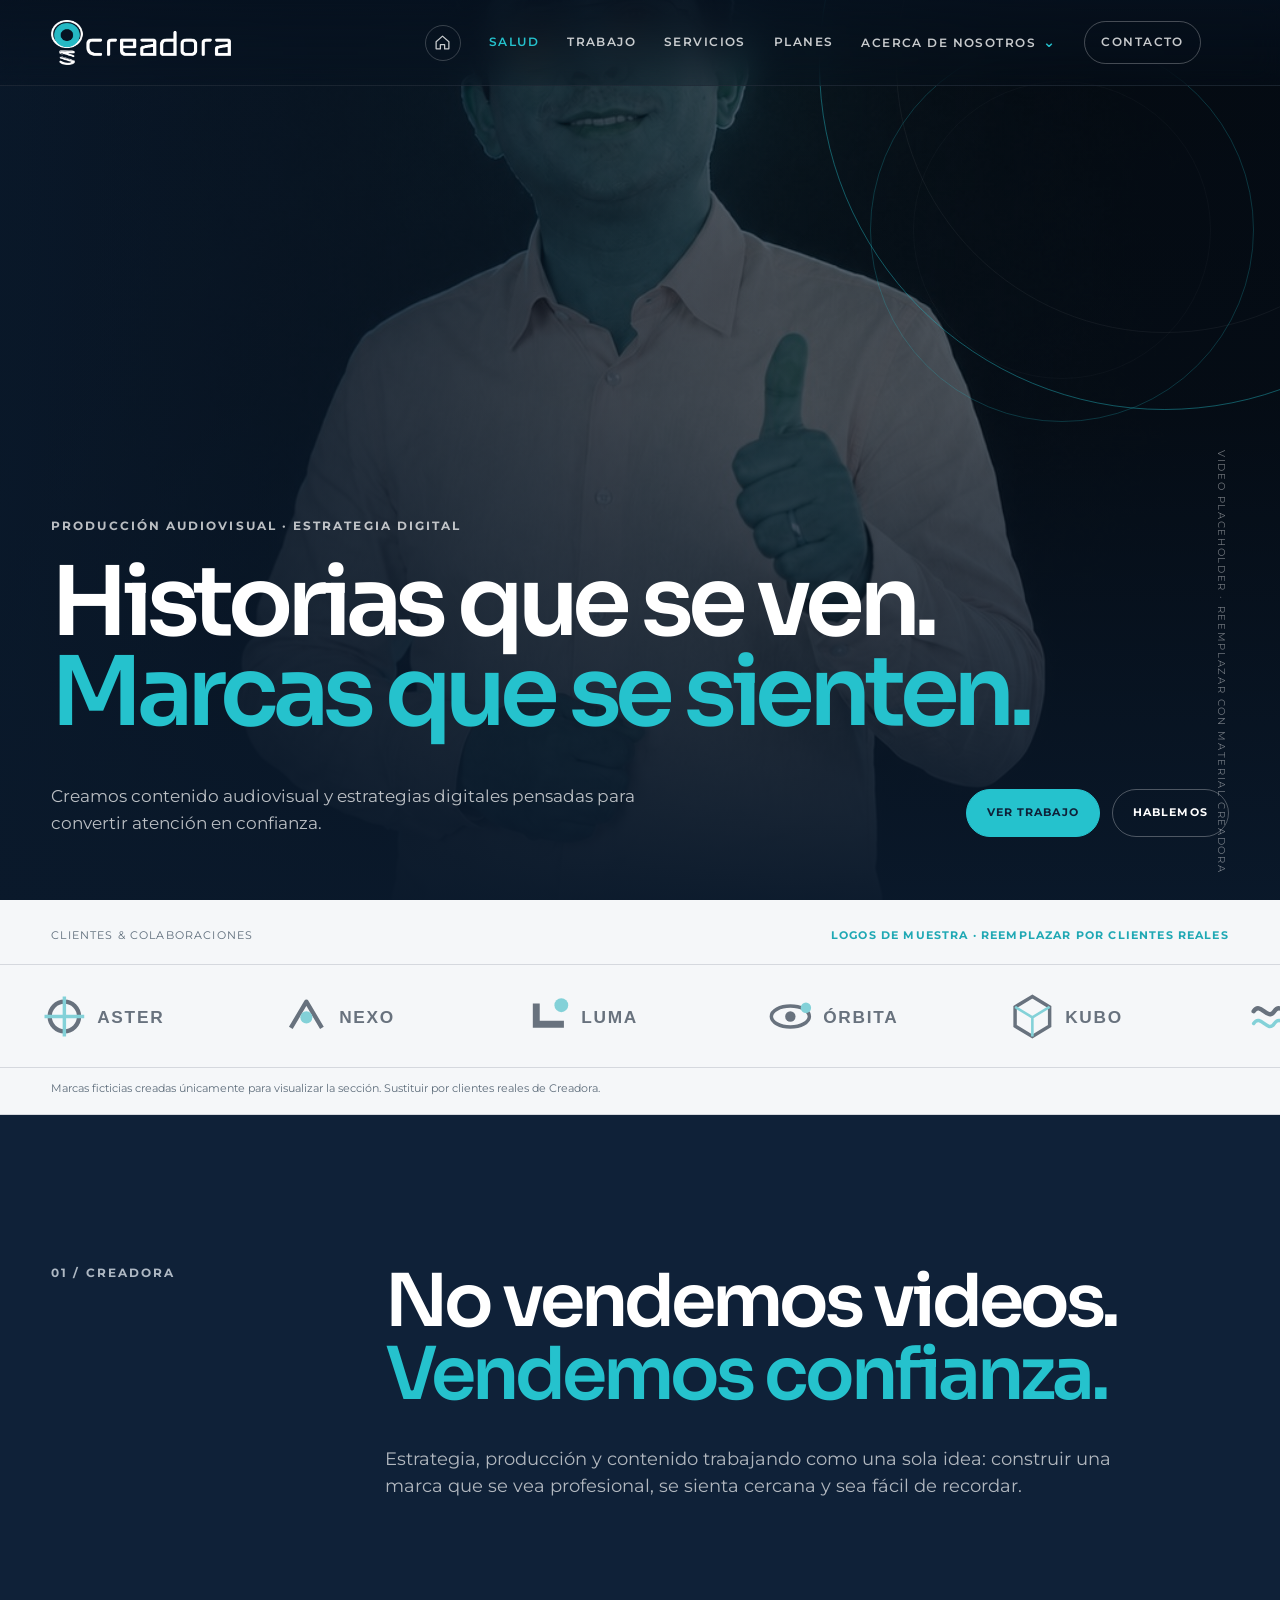
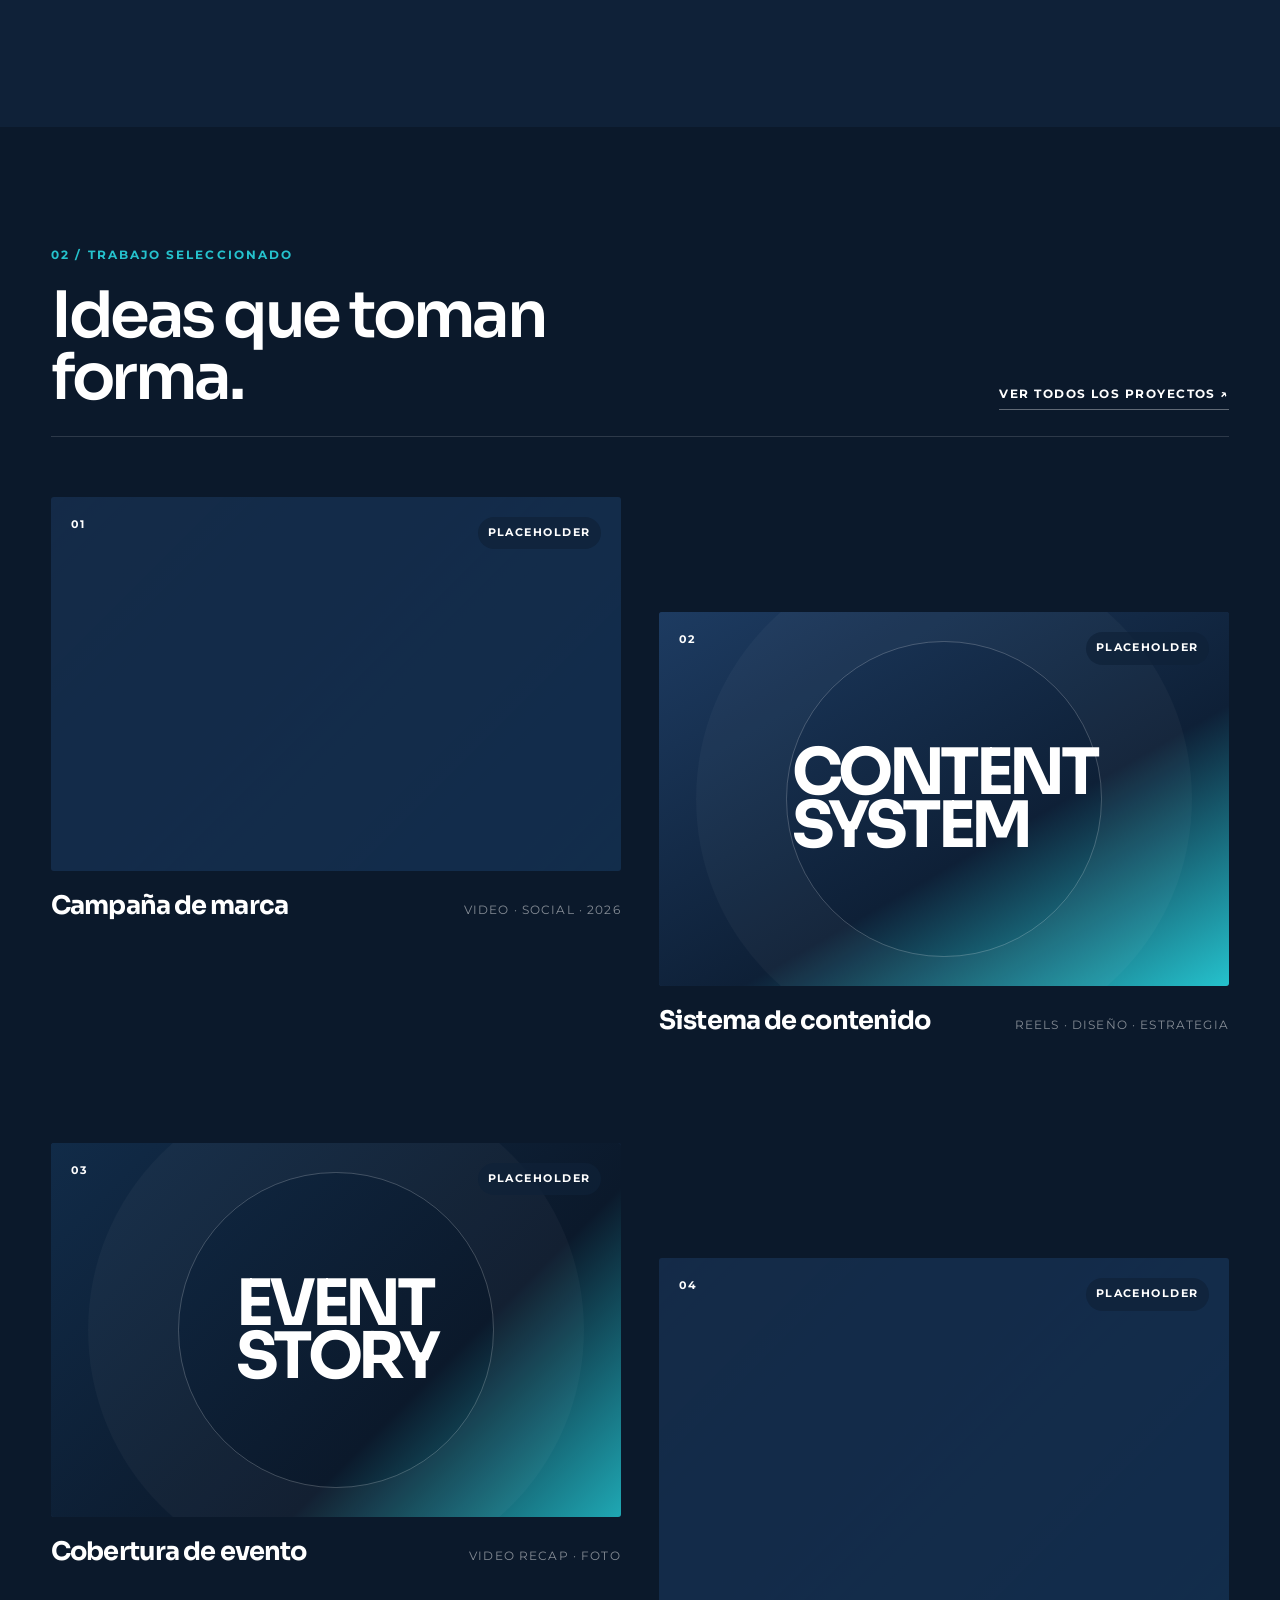
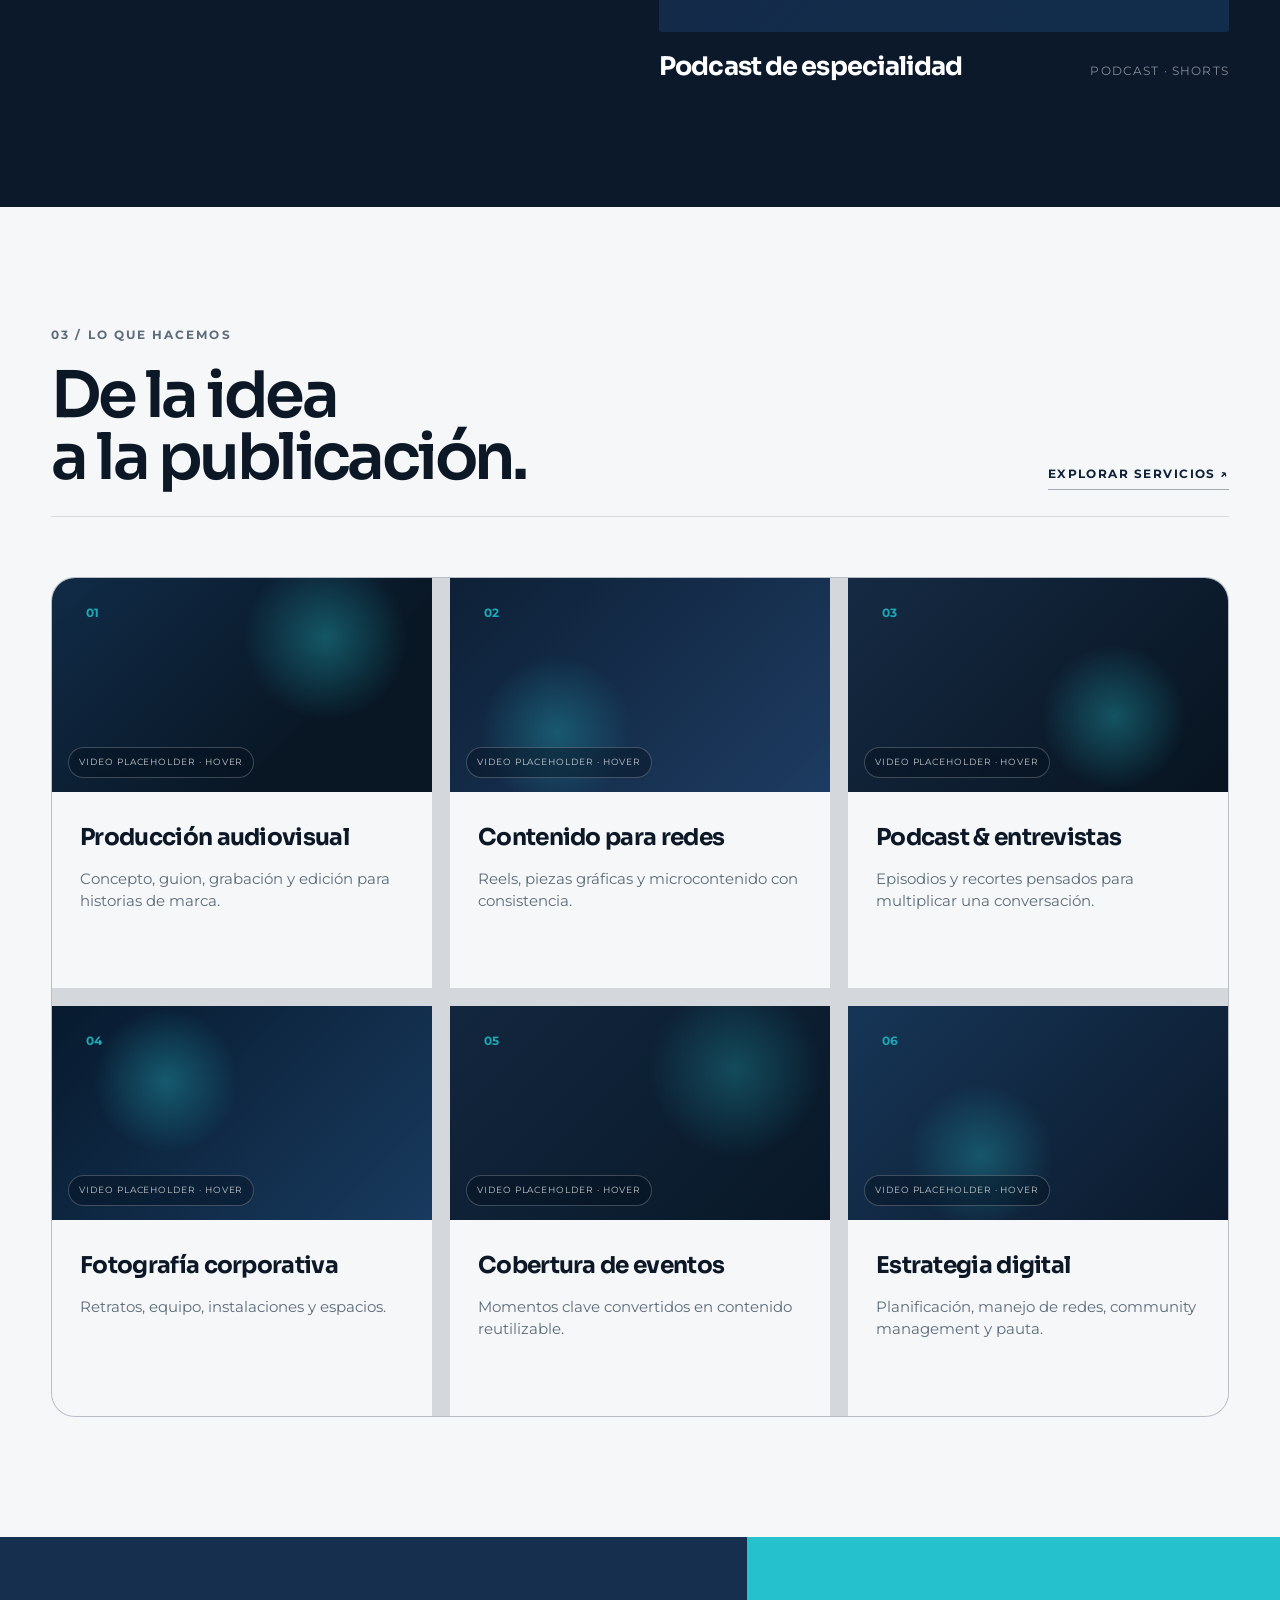
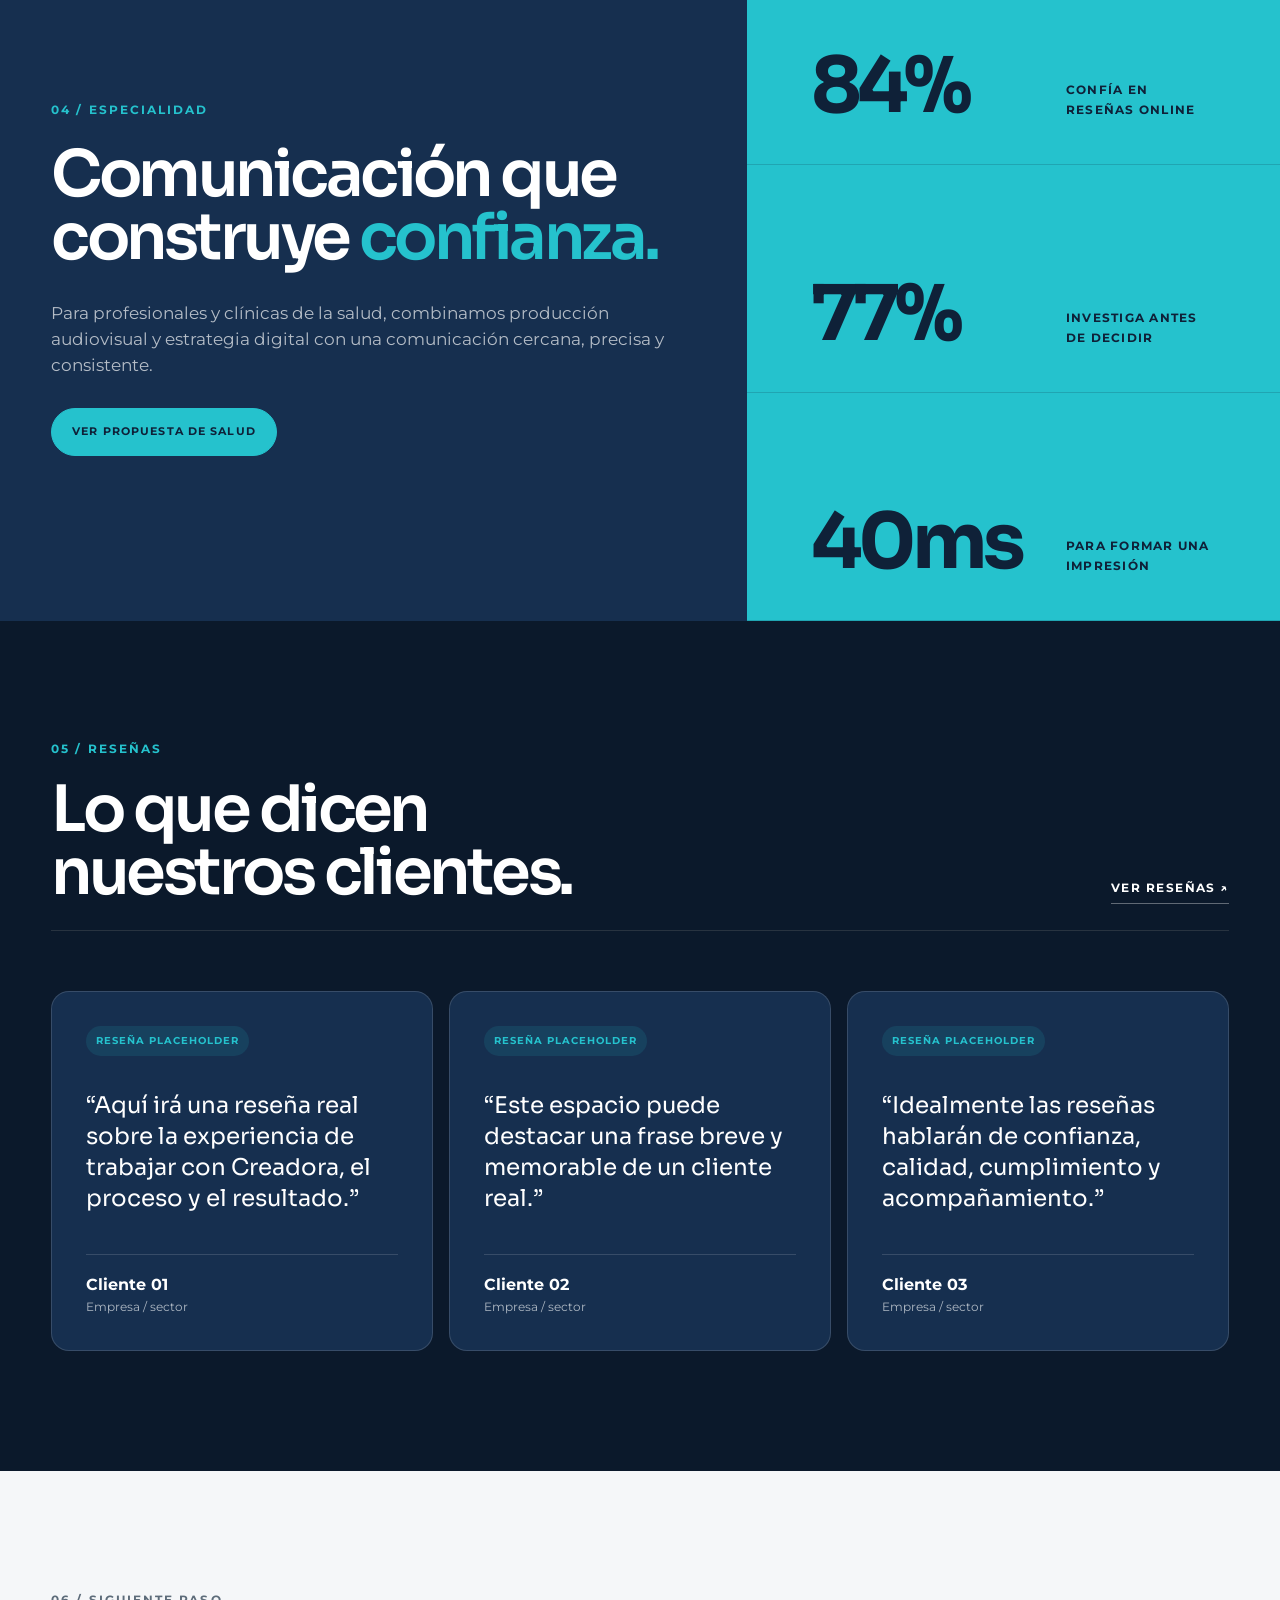
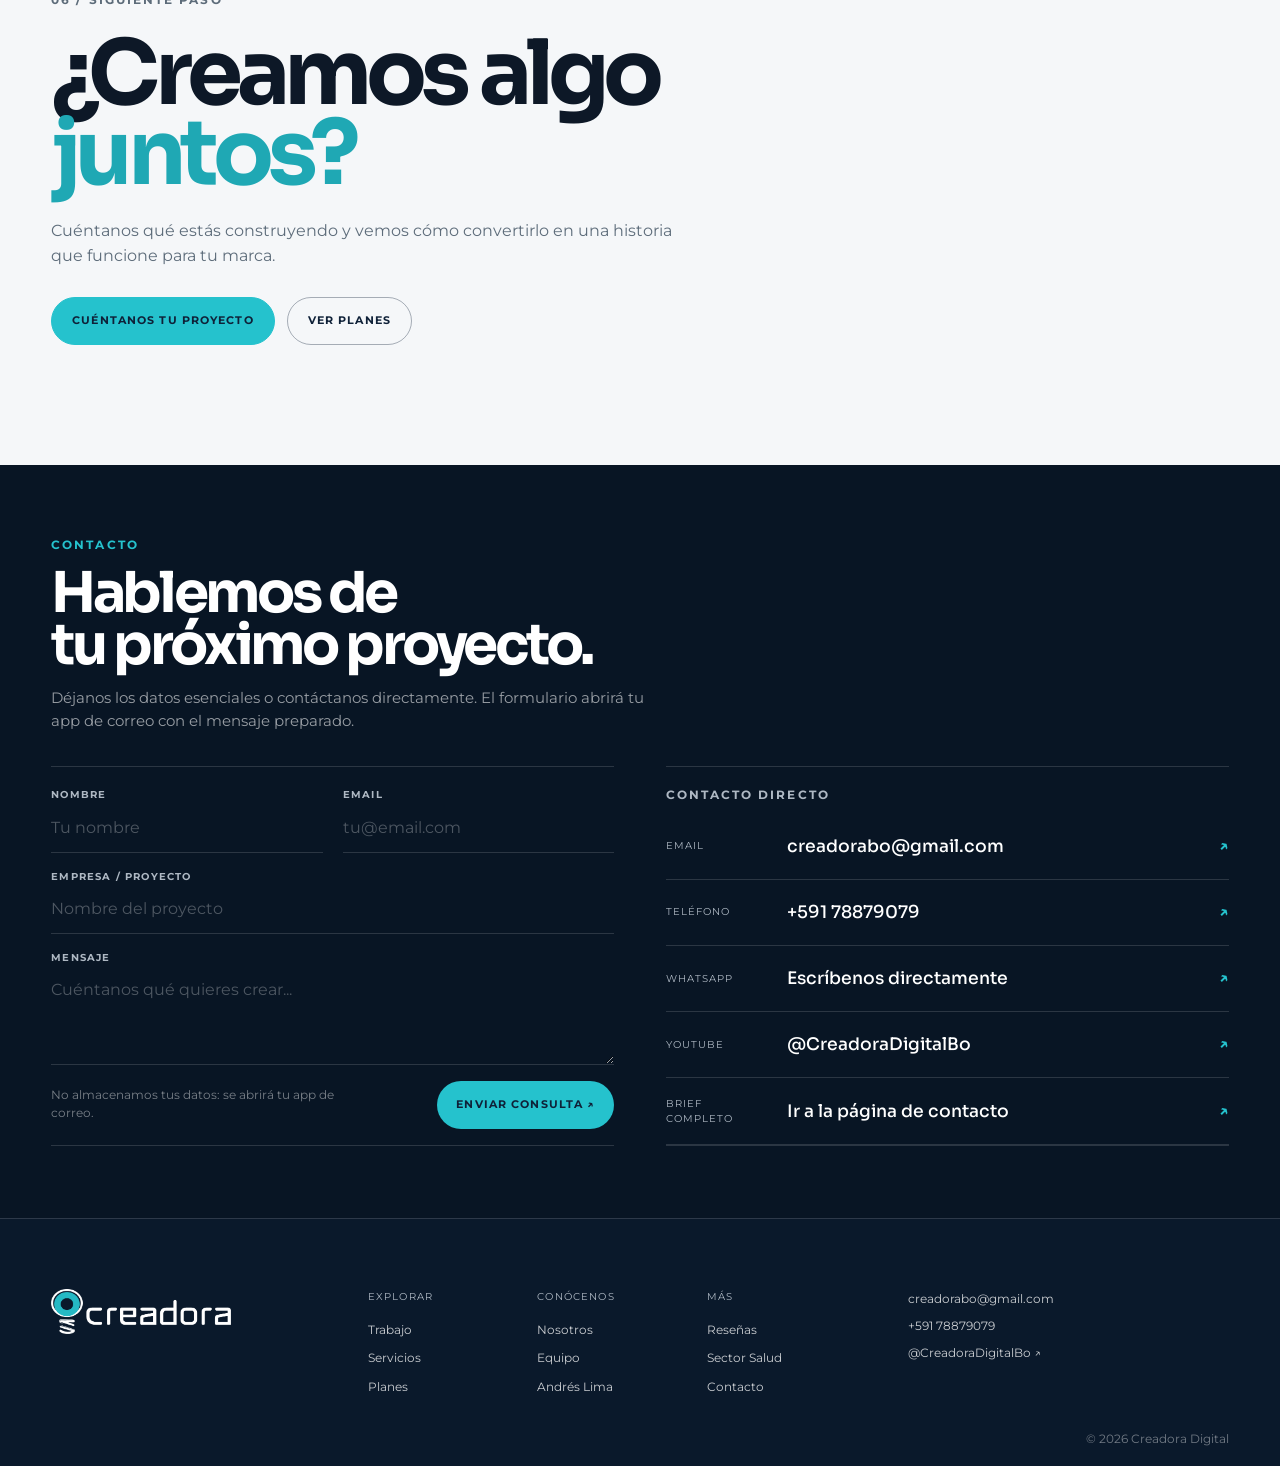
<file: index.html>
<!DOCTYPE html>
<html lang="es">
<head>
  <meta charset="UTF-8" />
  <meta name="viewport" content="width=device-width, initial-scale=1.0" />
  <meta name="theme-color" content="#0f2138" />
  <link rel="icon" href="assets/favicon.png" type="image/png" />
  <link rel="preconnect" href="https://fonts.googleapis.com" />
  <link rel="preconnect" href="https://fonts.gstatic.com" crossorigin />
  <link href="https://fonts.googleapis.com/css2?family=Montserrat:wght@400;500;600;700&family=Sora:wght@400;500;600;700&display=swap" rel="stylesheet" />
  <link rel="stylesheet" href="styles.css" />
  <style>
    /* Homepage-only compact contact section */
    .home-contact--compact {
      padding-top: 72px;
      padding-bottom: 72px;
    }

    .home-contact--compact .home-contact-heading {
      max-width: 820px;
      margin-bottom: 34px;
    }

    .home-contact--compact .home-contact-heading h2 {
      font-size: clamp(2.35rem, 4.4vw, 5rem);
      margin: 12px 0 14px;
    }

    .home-contact--compact .home-contact-heading > p:last-child {
      max-width: 620px;
      font-size: .94rem;
    }

    .home-contact--compact .home-contact-layout {
      grid-template-columns: repeat(2, minmax(0, 1fr));
      gap: 4vw;
      align-items: stretch;
    }

    .home-contact--compact .home-contact-form,
    .home-contact--compact .home-contact-links {
      min-height: 330px;
      height: 100%;
    }

    .home-contact--compact .home-contact-form {
      gap: 16px 20px;
      align-content: start;
      padding: 20px 0 0;
      border-top: 1px solid var(--line);
      border-bottom: 1px solid var(--line);
    }

    .home-contact--compact .field label {
      margin-bottom: 6px;
      font-size: .62rem;
    }

    .home-contact--compact .field input,
    .home-contact--compact .field textarea {
      padding: 7px 0 11px;
      font-size: 1rem;
    }

    .home-contact--compact .field textarea {
      min-height: 72px;
    }

    .home-contact--compact .form-footer {
      gap: 16px;
      padding-bottom: 16px;
    }

    .home-contact--compact .form-footer p {
      max-width: 310px;
      font-size: .72rem;
    }

    .home-contact--compact .form-footer .button {
      padding: 14px 19px;
    }

    .home-contact--compact .home-contact-links {
      display: flex;
      flex-direction: column;
      padding-top: 20px;
      border-bottom: 1px solid var(--line);
    }

    .home-contact--compact .home-contact-links > span {
      padding-bottom: 8px;
    }

    .home-contact--compact .home-contact-links a {
      flex: 1;
      min-height: 0;
      padding: 9px 0;
    }

    @media (max-width: 820px) {
      .home-contact--compact {
        padding-top: 58px;
        padding-bottom: 58px;
      }

      .home-contact--compact .home-contact-layout {
        grid-template-columns: 1fr;
        gap: 26px;
      }

      .home-contact--compact .home-contact-form,
      .home-contact--compact .home-contact-links {
        min-height: 0;
      }

      .home-contact--compact .home-contact-links {
        margin-top: 0;
      }
    }
  </style>
  <meta name="description" content="Creadora Digital — producción audiovisual, contenido y estrategia digital." />
  <title>Creadora Digital — Producción & Estrategia Digital</title>
</head>
<body class="home-v3">
  <div class="cursor-glow" aria-hidden="true"></div>

  <header class="site-header">
    <a class="brand" href="index.html" aria-label="Creadora Digital, inicio"><img src="assets/logo-creadora.png" alt="Creadora" /></a>
    <nav class="nav" aria-label="Navegación principal">
      <a class="nav-home" href="index.html" aria-label="Inicio" title="Inicio">
        <svg viewBox="0 0 24 24" aria-hidden="true"><path d="M3 10.8 12 3l9 7.8v9.7a.5.5 0 0 1-.5.5H15v-6H9v6H3.5a.5.5 0 0 1-.5-.5v-9.7Z" fill="none" stroke="currentColor" stroke-width="1.8" stroke-linejoin="round"/></svg>
      </a>
      <a class="nav-special" href="salud.html">Salud</a>
      <a href="trabajo.html">Trabajo</a>
      <a href="servicios.html">Servicios</a>
      <a href="planes.html">Planes</a>
      <div class="nav-dropdown">
        <button class="nav-dropdown-toggle" type="button" aria-expanded="false">Acerca de nosotros <span aria-hidden="true">⌄</span></button>
        <div class="nav-submenu">
          <a href="nosotros.html">Nosotros</a>
          <a href="testimonios.html">Reseñas</a>
          <a href="contacto.html">Contacto</a>
        </div>
      </div>
      <a class="nav-cta" href="contacto.html">Contacto</a>
    </nav>
    <button class="menu-button" aria-label="Abrir menú" aria-expanded="false">Menú</button>
  </header>

<main>
  <section class="hero hero-home" id="top">
    <video class="hero-video" autoplay muted loop playsinline preload="metadata" poster="assets/andres-lima.jpg">
      <source src="https://interactive-examples.mdn.mozilla.net/media/cc0-videos/flower.mp4" type="video/mp4" />
    </video>
    <div class="hero-overlay"></div><div class="hero-orbit orbit-one"></div><div class="hero-orbit orbit-two"></div>
    <div class="hero-content reveal">
      <p class="eyebrow">Producción audiovisual · Estrategia digital</p>
      <h1>Historias que se ven.<br /><span>Marcas que se sienten.</span></h1>
      <div class="hero-bottom">
        <p>Creamos contenido audiovisual y estrategias digitales pensadas para convertir atención en confianza.</p>
        <div class="hero-actions"><a class="button button-primary" href="trabajo.html">Ver trabajo</a><a class="button button-ghost" href="contacto.html">Hablemos</a></div>
      </div>
    </div>
    <div class="hero-note">Video placeholder · reemplazar con material Creadora</div>
  </section>

  <section class="clients-band" aria-label="Logos de clientes placeholder">
    <div class="clients-intro"><span>Clientes & colaboraciones</span><strong>Logos de muestra · reemplazar por clientes reales</strong></div>
    <div class="logo-marquee">
      <div class="logo-track logo-track-images">
        <img src="assets/client-aster.svg" alt="Aster, logo placeholder" />
        <img src="assets/client-nexo.svg" alt="Nexo, logo placeholder" />
        <img src="assets/client-luma.svg" alt="Luma, logo placeholder" />
        <img src="assets/client-orbita.svg" alt="Órbita, logo placeholder" />
        <img src="assets/client-kubo.svg" alt="Kubo, logo placeholder" />
        <img src="assets/client-marea.svg" alt="Marea, logo placeholder" />
        <img src="assets/client-vista.svg" alt="Vista, logo placeholder" />
        <img src="assets/client-punto.svg" alt="Punto, logo placeholder" />
        <img src="assets/client-aster.svg" alt="" aria-hidden="true" />
        <img src="assets/client-nexo.svg" alt="" aria-hidden="true" />
        <img src="assets/client-luma.svg" alt="" aria-hidden="true" />
        <img src="assets/client-orbita.svg" alt="" aria-hidden="true" />
        <img src="assets/client-kubo.svg" alt="" aria-hidden="true" />
        <img src="assets/client-marea.svg" alt="" aria-hidden="true" />
        <img src="assets/client-vista.svg" alt="" aria-hidden="true" />
        <img src="assets/client-punto.svg" alt="" aria-hidden="true" />
      </div>
    </div>
    <p class="placeholder-disclaimer">Marcas ficticias creadas únicamente para visualizar la sección. Sustituir por clientes reales de Creadora.</p>
  </section>

  <section class="intro section-pad reveal">
    <p class="section-label">01 / Creadora</p>
    <div><p class="statement">No vendemos videos.<br /><span>Vendemos confianza.</span></p><p class="intro-copy">Estrategia, producción y contenido trabajando como una sola idea: construir una marca que se vea profesional, se sienta cercana y sea fácil de recordar.</p></div>
  </section>

  <section class="home-work section-pad" id="trabajo">
    <div class="section-heading reveal"><div><p class="section-label teal">02 / Trabajo seleccionado</p><h2>Ideas que toman<br />forma.</h2></div><a class="text-link text-link-light" href="trabajo.html">Ver todos los proyectos ↗</a></div>
    <div class="projects">
      <article class="project-card reveal"><a href="proyecto-demo.html" class="project-media placeholder-media"><video muted loop playsinline preload="none"><source src="https://interactive-examples.mdn.mozilla.net/media/cc0-videos/flower.mp4" type="video/mp4"></video><div class="media-wash"></div><span class="project-number">01</span><span class="placeholder-badge">Placeholder</span><span class="view-project">Ver caso ↗</span></a><div class="project-meta"><h3>Campaña de marca</h3><p>Video · Social · 2026</p></div></article>
      <article class="project-card project-offset reveal"><a href="proyecto-demo.html" class="project-media placeholder-media media-b"><div class="project-poster poster-social"><span>CONTENT<br/>SYSTEM</span></div><span class="project-number">02</span><span class="placeholder-badge">Placeholder</span><span class="view-project">Ver caso ↗</span></a><div class="project-meta"><h3>Sistema de contenido</h3><p>Reels · Diseño · Estrategia</p></div></article>
      <article class="project-card reveal"><a href="proyecto-demo.html" class="project-media placeholder-media media-c"><div class="project-poster poster-event"><span>EVENT<br/>STORY</span></div><span class="project-number">03</span><span class="placeholder-badge">Placeholder</span><span class="view-project">Ver caso ↗</span></a><div class="project-meta"><h3>Cobertura de evento</h3><p>Video recap · Foto</p></div></article>
      <article class="project-card project-offset reveal"><a href="proyecto-demo.html" class="project-media placeholder-media"><video muted loop playsinline preload="none"><source src="https://interactive-examples.mdn.mozilla.net/media/cc0-videos/flower.mp4" type="video/mp4"></video><div class="media-wash"></div><span class="project-number">04</span><span class="placeholder-badge">Placeholder</span><span class="view-project">Ver caso ↗</span></a><div class="project-meta"><h3>Podcast de especialidad</h3><p>Podcast · Shorts</p></div></article>
    </div>
  </section>

  <section class="services-preview section-pad surface-light">
    <div class="section-heading reveal"><div><p class="section-label">03 / Lo que hacemos</p><h2>De la idea<br />a la publicación.</h2></div><a class="text-link" href="servicios.html">Explorar servicios ↗</a></div>
    <div class="service-grid service-grid-video">
      <article class="service-card service-card-video reveal" data-hover-video><div class="service-media"><video muted loop playsinline preload="none"><source src="https://interactive-examples.mdn.mozilla.net/media/cc0-videos/flower.mp4" type="video/mp4"></video><span>Video placeholder · hover</span></div><div class="service-card-body"><span class="service-index">01</span><h3>Producción audiovisual</h3><p>Concepto, guion, grabación y edición para historias de marca.</p></div></article>
      <article class="service-card service-card-video reveal" data-hover-video><div class="service-media service-media-b"><video muted loop playsinline preload="none"><source src="https://interactive-examples.mdn.mozilla.net/media/cc0-videos/flower.mp4" type="video/mp4"></video><span>Video placeholder · hover</span></div><div class="service-card-body"><span class="service-index">02</span><h3>Contenido para redes</h3><p>Reels, piezas gráficas y microcontenido con consistencia.</p></div></article>
      <article class="service-card service-card-video reveal" data-hover-video><div class="service-media service-media-c"><video muted loop playsinline preload="none"><source src="https://interactive-examples.mdn.mozilla.net/media/cc0-videos/flower.mp4" type="video/mp4"></video><span>Video placeholder · hover</span></div><div class="service-card-body"><span class="service-index">03</span><h3>Podcast & entrevistas</h3><p>Episodios y recortes pensados para multiplicar una conversación.</p></div></article>
      <article class="service-card service-card-video reveal" data-hover-video><div class="service-media service-media-d"><video muted loop playsinline preload="none"><source src="https://interactive-examples.mdn.mozilla.net/media/cc0-videos/flower.mp4" type="video/mp4"></video><span>Video placeholder · hover</span></div><div class="service-card-body"><span class="service-index">04</span><h3>Fotografía corporativa</h3><p>Retratos, equipo, instalaciones y espacios.</p></div></article>
      <article class="service-card service-card-video reveal" data-hover-video><div class="service-media service-media-e"><video muted loop playsinline preload="none"><source src="https://interactive-examples.mdn.mozilla.net/media/cc0-videos/flower.mp4" type="video/mp4"></video><span>Video placeholder · hover</span></div><div class="service-card-body"><span class="service-index">05</span><h3>Cobertura de eventos</h3><p>Momentos clave convertidos en contenido reutilizable.</p></div></article>
      <article class="service-card service-card-video reveal" data-hover-video><div class="service-media service-media-f"><video muted loop playsinline preload="none"><source src="https://interactive-examples.mdn.mozilla.net/media/cc0-videos/flower.mp4" type="video/mp4"></video><span>Video placeholder · hover</span></div><div class="service-card-body"><span class="service-index">06</span><h3>Estrategia digital</h3><p>Planificación, manejo de redes, community management y pauta.</p></div></article>
    </div>
  </section>

  <section class="health-feature reveal">
    <div class="health-copy"><p class="section-label teal">04 / Especialidad</p><h2>Comunicación que<br />construye <span>confianza.</span></h2><p>Para profesionales y clínicas de la salud, combinamos producción audiovisual y estrategia digital con una comunicación cercana, precisa y consistente.</p><a class="button button-primary" href="salud.html">Ver propuesta de salud</a></div>
    <div class="health-stats"><div><strong>84%</strong><span>confía en reseñas online</span></div><div><strong>77%</strong><span>investiga antes de decidir</span></div><div><strong>40ms</strong><span>para formar una impresión</span></div></div>
  </section>

  <section class="reviews-preview section-pad">
    <div class="section-heading reveal"><div><p class="section-label teal">05 / Reseñas</p><h2>Lo que dicen<br />nuestros clientes.</h2></div><a class="text-link text-link-light" href="testimonios.html">Ver reseñas ↗</a></div>
    <div class="review-grid review-grid-home">
      <article class="review-card reveal"><span class="placeholder-pill">Reseña placeholder</span><blockquote>“Aquí irá una reseña real sobre la experiencia de trabajar con Creadora, el proceso y el resultado.”</blockquote><div><strong>Cliente 01</strong><span>Empresa / sector</span></div></article>
      <article class="review-card reveal"><span class="placeholder-pill">Reseña placeholder</span><blockquote>“Este espacio puede destacar una frase breve y memorable de un cliente real.”</blockquote><div><strong>Cliente 02</strong><span>Empresa / sector</span></div></article>
      <article class="review-card reveal"><span class="placeholder-pill">Reseña placeholder</span><blockquote>“Idealmente las reseñas hablarán de confianza, calidad, cumplimiento y acompañamiento.”</blockquote><div><strong>Cliente 03</strong><span>Empresa / sector</span></div></article>
    </div>
  </section>

  <section class="final-cta section-pad surface-light reveal"><p class="section-label">06 / Siguiente paso</p><h2>¿Creamos algo<br /><span>juntos?</span></h2><p>Cuéntanos qué estás construyendo y vemos cómo convertirlo en una historia que funcione para tu marca.</p><div class="cta-actions"><a class="button button-primary" href="#contacto-home">Cuéntanos tu proyecto</a><a class="button button-outline-dark" href="planes.html">Ver planes</a></div></section>

  <section class="home-contact home-contact--compact section-pad" id="contacto-home">
    <div class="home-contact-heading reveal"><p class="section-label teal">Contacto</p><h2>Hablemos de<br/>tu próximo proyecto.</h2><p>Déjanos los datos esenciales o contáctanos directamente. El formulario abrirá tu app de correo con el mensaje preparado.</p></div>
    <div class="home-contact-layout">
      <form class="home-contact-form reveal" data-mailto-form>
        <div class="field"><label>Nombre</label><input name="name" type="text" placeholder="Tu nombre" required></div>
        <div class="field"><label>Email</label><input name="email" type="email" placeholder="tu@email.com" required></div>
        <div class="field full"><label>Empresa / proyecto</label><input name="project" type="text" placeholder="Nombre del proyecto"></div>
        <div class="field full"><label>Mensaje</label><textarea name="message" rows="3" placeholder="Cuéntanos qué quieres crear..." required></textarea></div>
        <div class="form-footer full"><p id="form-status">No almacenamos tus datos: se abrirá tu app de correo.</p><button class="button button-primary" type="submit">Enviar consulta ↗</button></div>
      </form>
      <aside class="home-contact-links reveal">
        <span class="mini-label">Contacto directo</span>
        <a href="mailto:creadorabo@gmail.com"><small>Email</small><strong>creadorabo@gmail.com</strong><b>↗</b></a>
        <a href="tel:+59178879079"><small>Teléfono</small><strong>+591 78879079</strong><b>↗</b></a>
        <a href="https://wa.me/59178879079" target="_blank" rel="noopener"><small>WhatsApp</small><strong>Escríbenos directamente</strong><b>↗</b></a>
        <a href="https://www.youtube.com/@CreadoraDigitalBo" target="_blank" rel="noopener"><small>YouTube</small><strong>@CreadoraDigitalBo</strong><b>↗</b></a>
        <a href="contacto.html"><small>Brief completo</small><strong>Ir a la página de contacto</strong><b>↗</b></a>
      </aside>
    </div>
  </section>
</main>

  <footer class="footer footer-v3 section-pad-small">
    <a class="footer-brand" href="index.html"><img src="assets/logo-creadora.png" alt="Creadora" /></a>
    <div class="footer-columns">
      <div><span>Explorar</span><a href="trabajo.html">Trabajo</a><a href="servicios.html">Servicios</a><a href="planes.html">Planes</a></div>
      <div><span>Conócenos</span><a href="nosotros.html">Nosotros</a><a href="equipo.html">Equipo</a><a href="andres.html">Andrés Lima</a></div>
      <div><span>Más</span><a href="testimonios.html">Reseñas</a><a href="salud.html">Sector Salud</a><a href="contacto.html">Contacto</a></div>
    </div>
    <div class="footer-contact"><a href="mailto:creadorabo@gmail.com">creadorabo@gmail.com</a><a href="tel:+59178879079">+591 78879079</a><a href="https://www.youtube.com/@CreadoraDigitalBo" target="_blank" rel="noopener">@CreadoraDigitalBo ↗</a></div>
    <p class="footer-copy">© <span id="year"></span> Creadora Digital</p>
  </footer>
  <script src="script.js"></script>
</body>
</html>
</file>
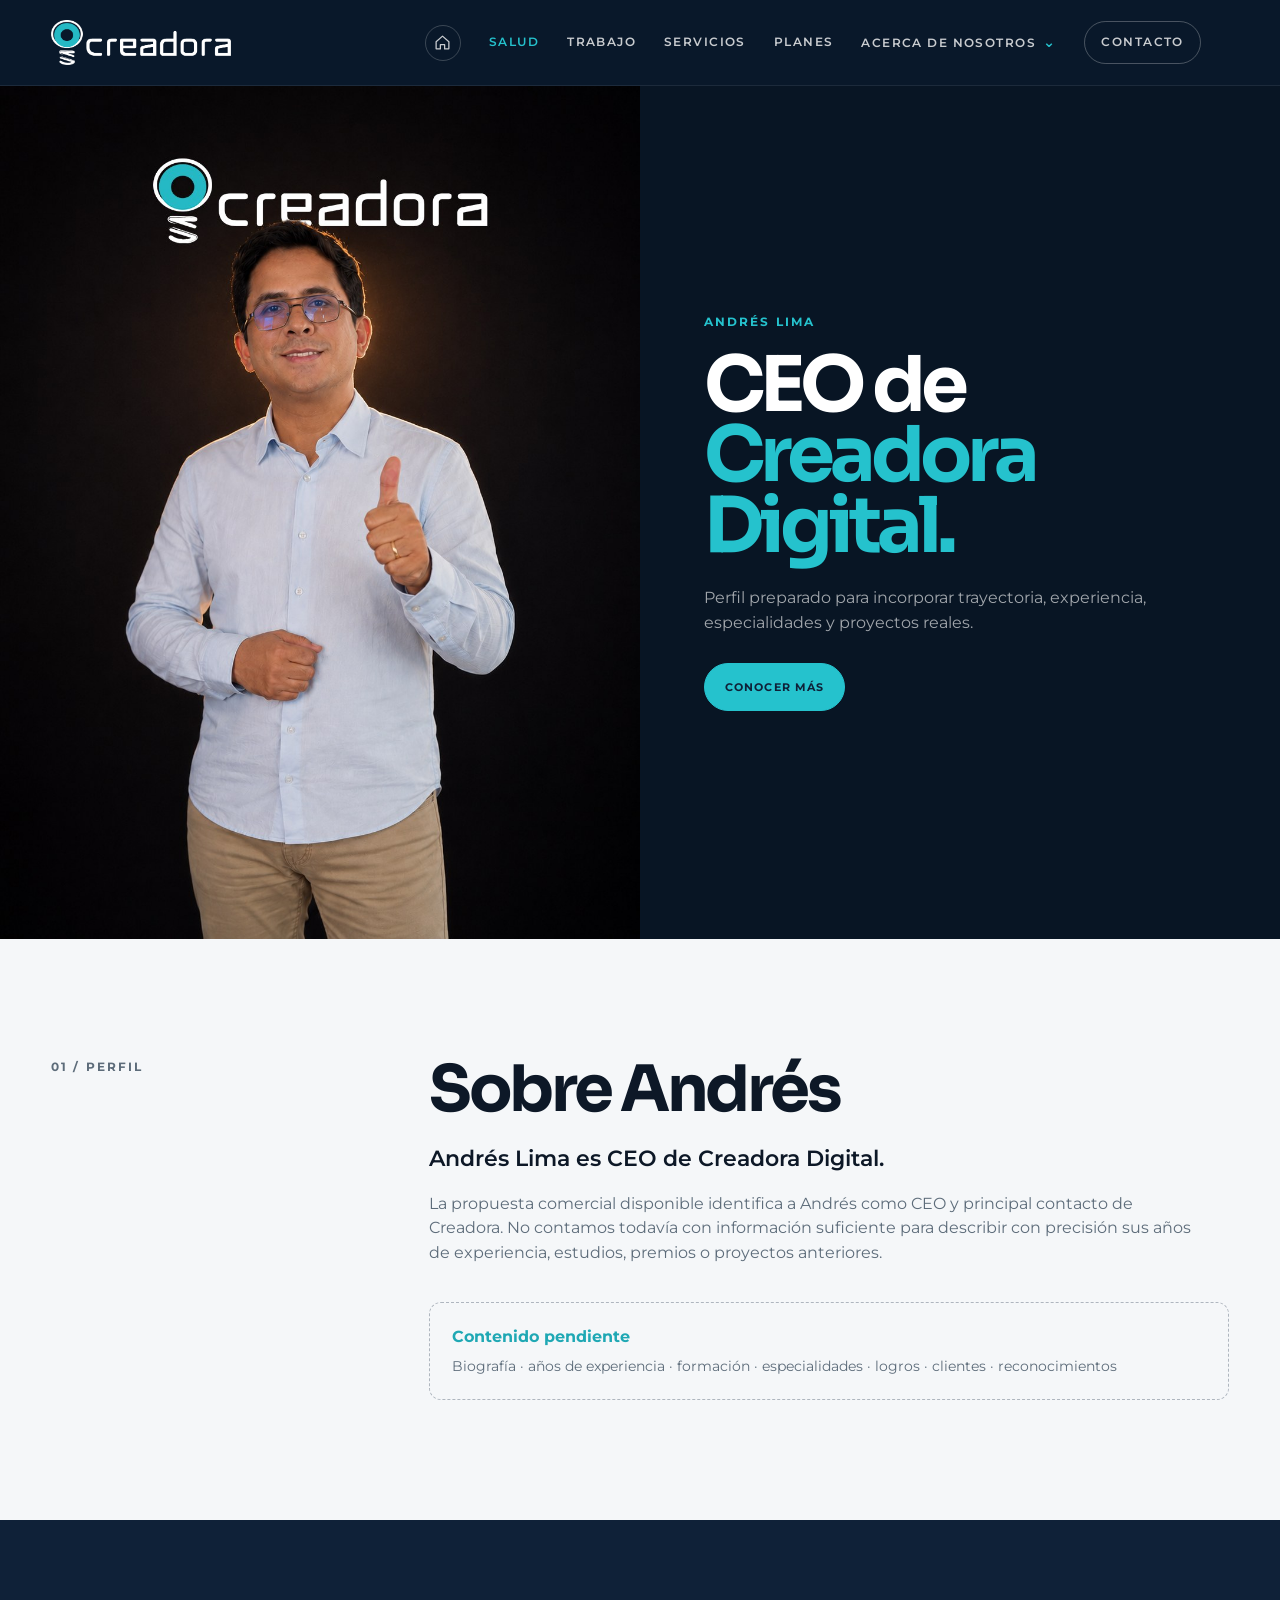
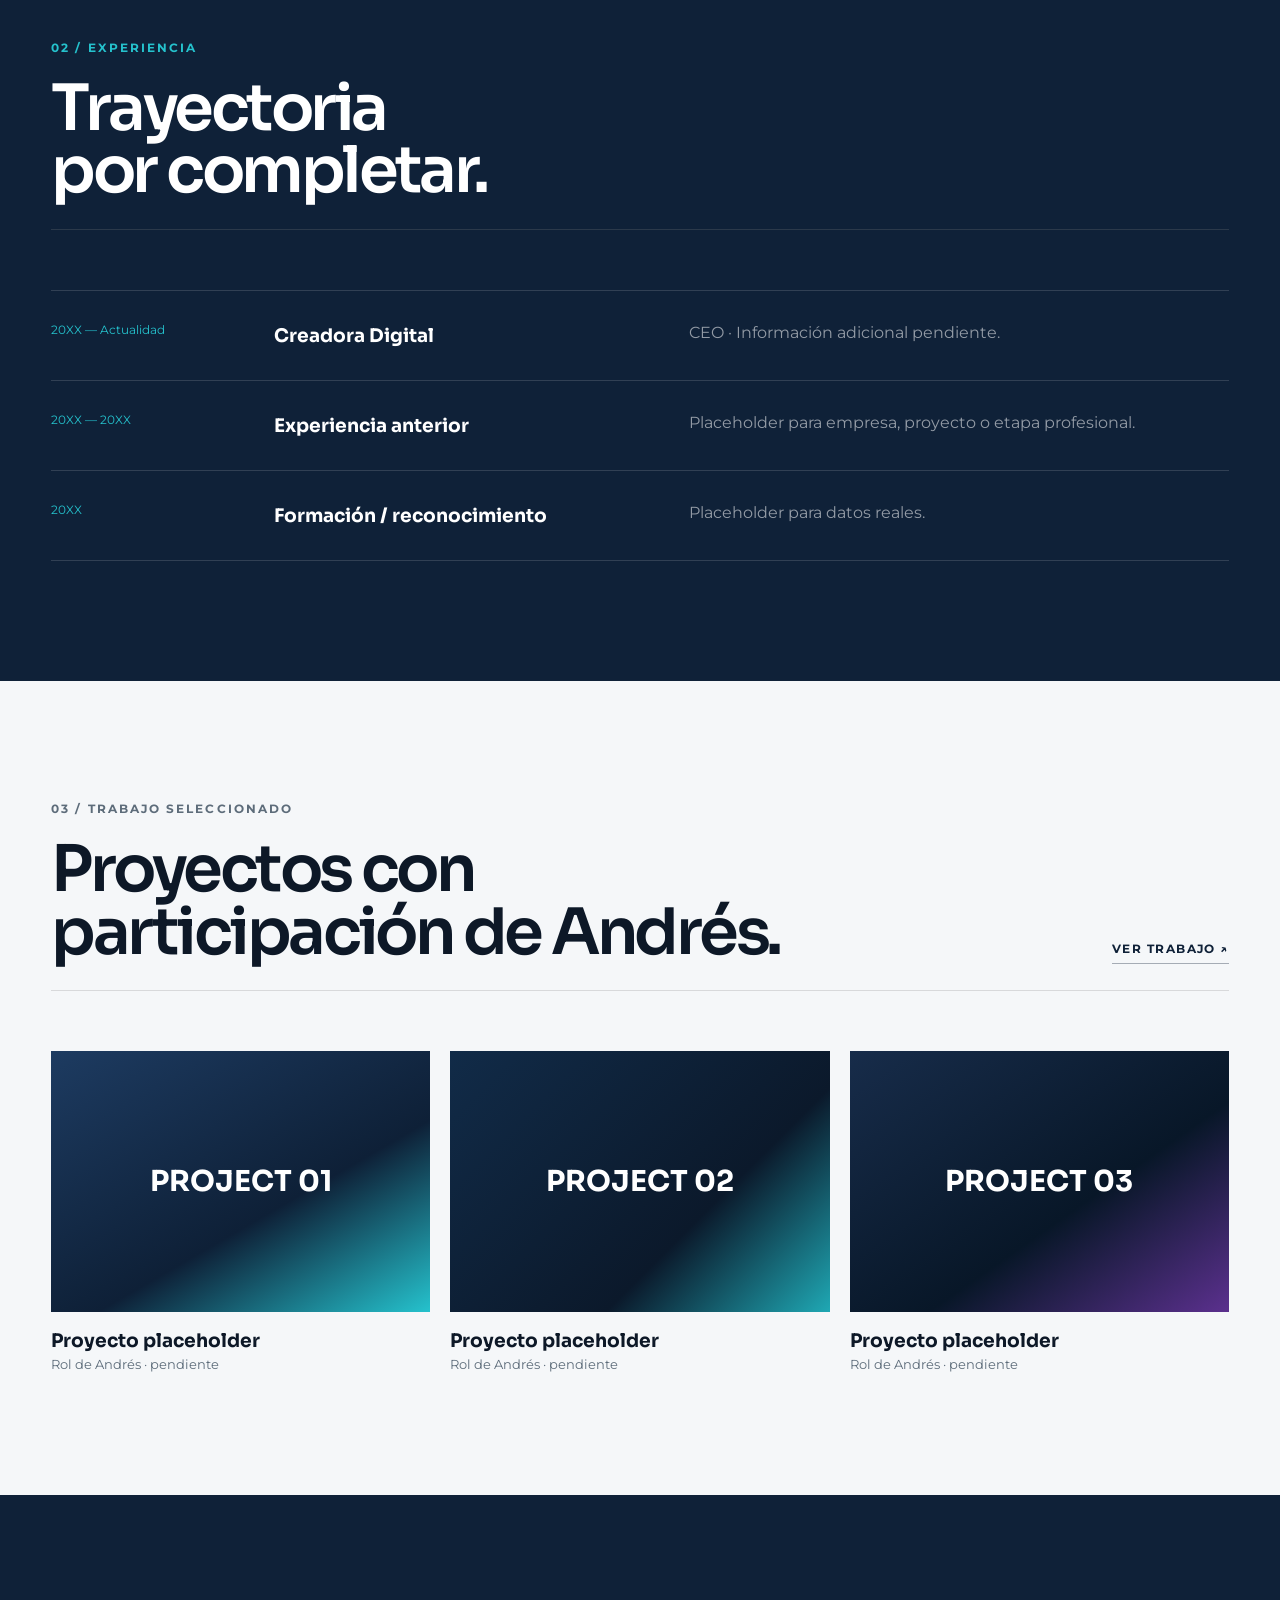
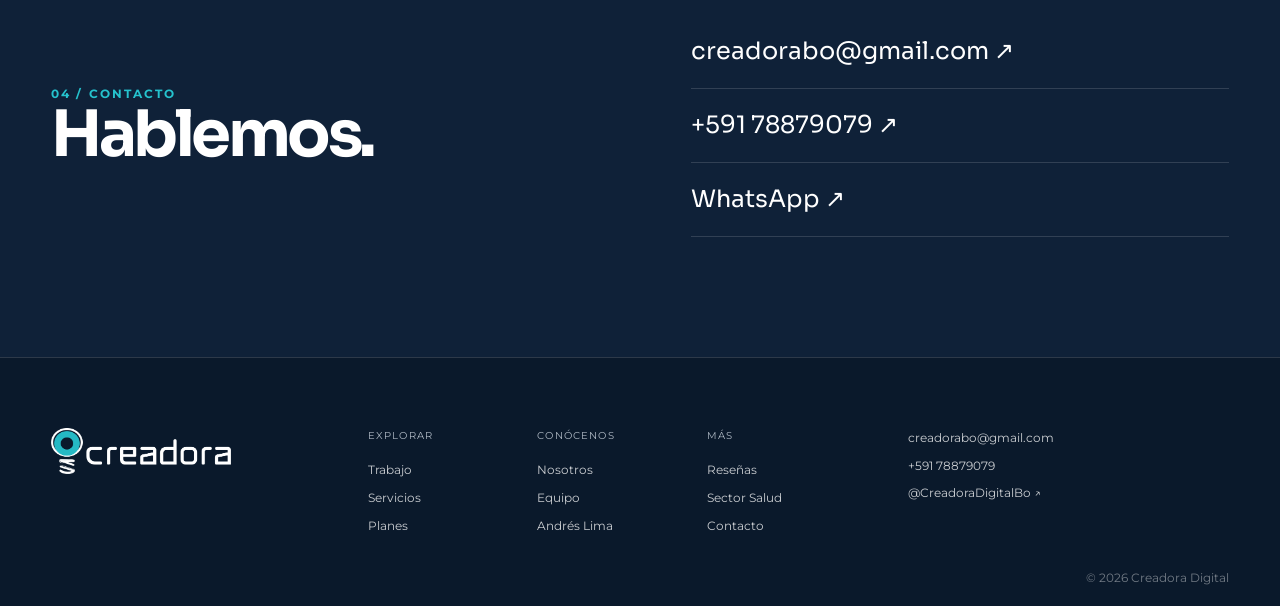
<file: andres.html>
<!DOCTYPE html>
<html lang="es">
<head>
  <meta charset="UTF-8" />
  <meta name="viewport" content="width=device-width, initial-scale=1.0" />
  <meta name="theme-color" content="#0f2138" />
  <link rel="icon" href="assets/favicon.png" type="image/png" />
  <link rel="preconnect" href="https://fonts.googleapis.com" />
  <link rel="preconnect" href="https://fonts.gstatic.com" crossorigin />
  <link href="https://fonts.googleapis.com/css2?family=Montserrat:wght@400;500;600;700&family=Sora:wght@400;500;600;700&display=swap" rel="stylesheet" />
  <link rel="stylesheet" href="styles.css" />
  <meta name="description" content="Perfil de Andrés Lima, CEO de Creadora Digital." />
  <title>Andrés Lima — Creadora Digital</title>
</head>
<body class="">
  <div class="cursor-glow" aria-hidden="true"></div>

  <header class="site-header header-solid">
    <a class="brand" href="index.html" aria-label="Creadora Digital, inicio"><img src="assets/logo-creadora.png" alt="Creadora" /></a>
    <nav class="nav" aria-label="Navegación principal">
      <a class="nav-home" href="index.html" aria-label="Inicio" title="Inicio">
        <svg viewBox="0 0 24 24" aria-hidden="true"><path d="M3 10.8 12 3l9 7.8v9.7a.5.5 0 0 1-.5.5H15v-6H9v6H3.5a.5.5 0 0 1-.5-.5v-9.7Z" fill="none" stroke="currentColor" stroke-width="1.8" stroke-linejoin="round"/></svg>
      </a>
      <a class="nav-special" href="salud.html">Salud</a>
      <a href="trabajo.html">Trabajo</a>
      <a href="servicios.html">Servicios</a>
      <a href="planes.html">Planes</a>
      <div class="nav-dropdown">
        <button class="nav-dropdown-toggle" type="button" aria-expanded="false">Acerca de nosotros <span aria-hidden="true">⌄</span></button>
        <div class="nav-submenu">
          <a href="nosotros.html">Nosotros</a>
          <a href="testimonios.html">Reseñas</a>
          <a href="contacto.html">Contacto</a>
        </div>
      </div>
      <a class="nav-cta" href="contacto.html">Contacto</a>
    </nav>
    <button class="menu-button" aria-label="Abrir menú" aria-expanded="false">Menú</button>
  </header>
<main>
<section class="andres-hero"><div class="andres-hero-photo"><img src="assets/andres-lima.jpg" alt="Andrés Lima, CEO de Creadora Digital"></div><div class="andres-hero-copy reveal"><p class="eyebrow teal">Andrés Lima</p><h1>CEO de<br/><span>Creadora Digital.</span></h1><p>Perfil preparado para incorporar trayectoria, experiencia, especialidades y proyectos reales.</p><a class="button button-primary" href="#perfil">Conocer más</a></div></section>
<section class="andres-profile section-pad surface-light" id="perfil"><div class="profile-grid"><p class="section-label reveal">01 / Perfil</p><div class="reveal"><h2>Sobre Andrés</h2><p class="profile-lead">Andrés Lima es CEO de Creadora Digital.</p><p>La propuesta comercial disponible identifica a Andrés como CEO y principal contacto de Creadora. No contamos todavía con información suficiente para describir con precisión sus años de experiencia, estudios, premios o proyectos anteriores.</p><div class="placeholder-copy"><strong>Contenido pendiente</strong><span>Biografía · años de experiencia · formación · especialidades · logros · clientes · reconocimientos</span></div></div></div></section>
<section class="experience-placeholder section-pad"><div class="section-heading reveal"><div><p class="section-label teal">02 / Experiencia</p><h2>Trayectoria<br/>por completar.</h2></div></div><div class="timeline"><article class="reveal"><span>20XX — Actualidad</span><h3>Creadora Digital</h3><p>CEO · Información adicional pendiente.</p></article><article class="reveal"><span>20XX — 20XX</span><h3>Experiencia anterior</h3><p>Placeholder para empresa, proyecto o etapa profesional.</p></article><article class="reveal"><span>20XX</span><h3>Formación / reconocimiento</h3><p>Placeholder para datos reales.</p></article></div></section>
<section class="andres-work section-pad surface-light"><div class="section-heading reveal"><div><p class="section-label">03 / Trabajo seleccionado</p><h2>Proyectos con<br/>participación de Andrés.</h2></div><a class="text-link" href="trabajo.html">Ver trabajo ↗</a></div><div class="mini-project-grid"><a class="mini-project reveal" href="proyecto-demo.html"><div class="mini-project-visual poster-social">PROJECT 01</div><h3>Proyecto placeholder</h3><p>Rol de Andrés · pendiente</p></a><a class="mini-project reveal" href="proyecto-demo.html"><div class="mini-project-visual poster-event">PROJECT 02</div><h3>Proyecto placeholder</h3><p>Rol de Andrés · pendiente</p></a><a class="mini-project reveal" href="proyecto-demo.html"><div class="mini-project-visual poster-podcast">PROJECT 03</div><h3>Proyecto placeholder</h3><p>Rol de Andrés · pendiente</p></a></div></section>
<section class="andres-contact section-pad"><div><p class="section-label teal">04 / Contacto</p><h2>Hablemos.</h2></div><div class="direct-links"><a href="mailto:creadorabo@gmail.com">creadorabo@gmail.com ↗</a><a href="tel:+59178879079">+591 78879079 ↗</a><a href="https://wa.me/59178879079" target="_blank" rel="noopener">WhatsApp ↗</a></div></section>
</main>

  <footer class="footer footer-v3 section-pad-small">
    <a class="footer-brand" href="index.html"><img src="assets/logo-creadora.png" alt="Creadora" /></a>
    <div class="footer-columns">
      <div><span>Explorar</span><a href="trabajo.html">Trabajo</a><a href="servicios.html">Servicios</a><a href="planes.html">Planes</a></div>
      <div><span>Conócenos</span><a href="nosotros.html">Nosotros</a><a href="equipo.html">Equipo</a><a href="andres.html">Andrés Lima</a></div>
      <div><span>Más</span><a href="testimonios.html">Reseñas</a><a href="salud.html">Sector Salud</a><a href="contacto.html">Contacto</a></div>
    </div>
    <div class="footer-contact"><a href="mailto:creadorabo@gmail.com">creadorabo@gmail.com</a><a href="tel:+59178879079">+591 78879079</a><a href="https://www.youtube.com/@CreadoraDigitalBo" target="_blank" rel="noopener">@CreadoraDigitalBo ↗</a></div>
    <p class="footer-copy">© <span id="year"></span> Creadora Digital</p>
  </footer>
  <script src="script.js"></script>
</body>
</html>
</file>
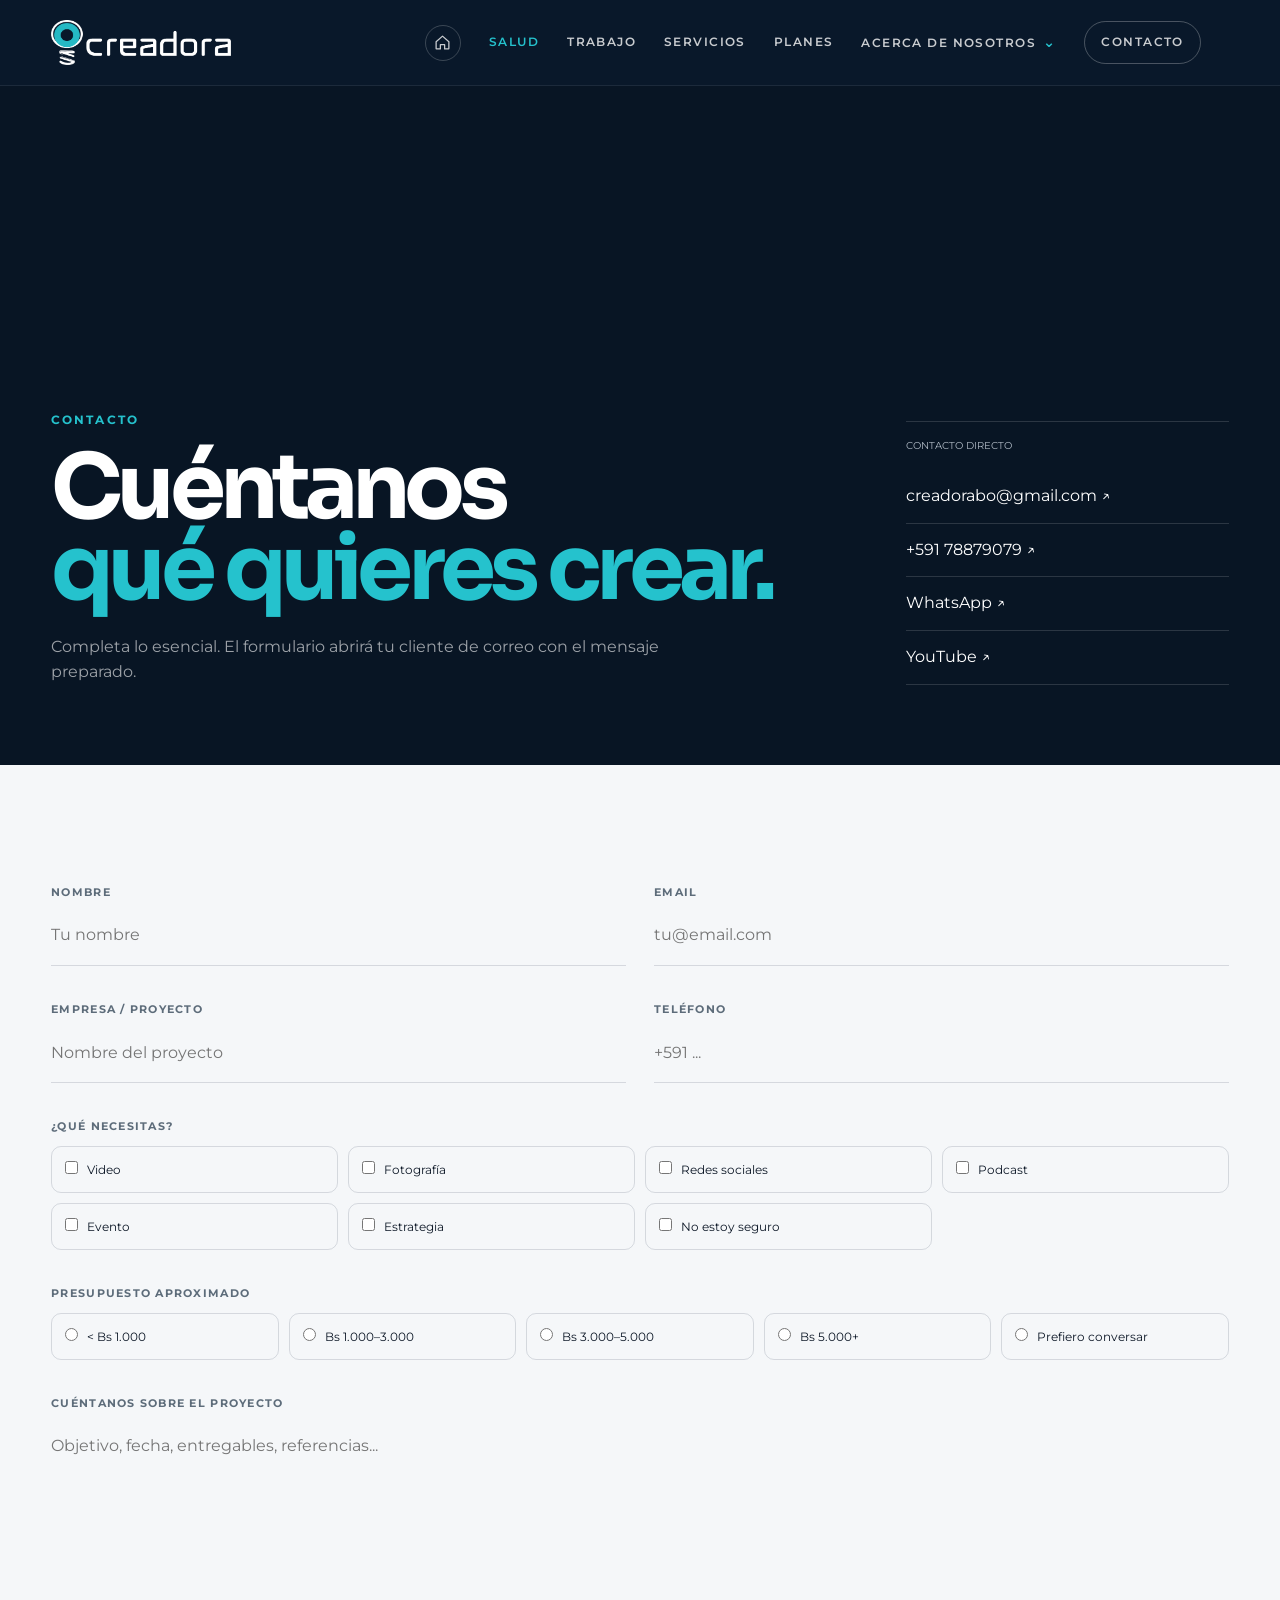
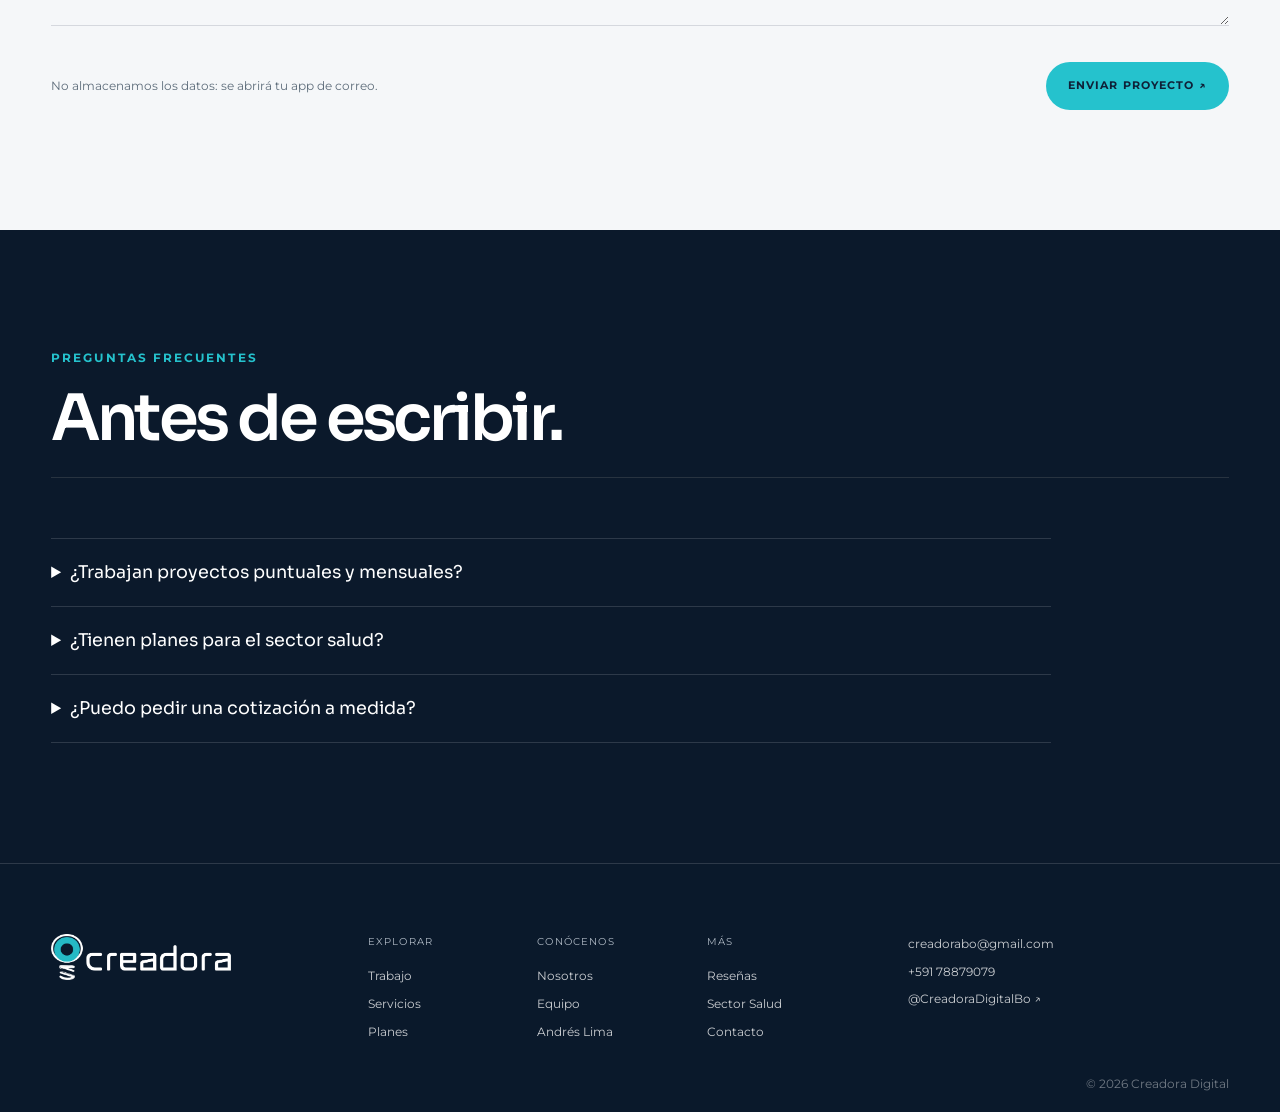
<file: contacto.html>
<!DOCTYPE html>
<html lang="es">
<head>
  <meta charset="UTF-8" />
  <meta name="viewport" content="width=device-width, initial-scale=1.0" />
  <meta name="theme-color" content="#0f2138" />
  <link rel="icon" href="assets/favicon.png" type="image/png" />
  <link rel="preconnect" href="https://fonts.googleapis.com" />
  <link rel="preconnect" href="https://fonts.gstatic.com" crossorigin />
  <link href="https://fonts.googleapis.com/css2?family=Montserrat:wght@400;500;600;700&family=Sora:wght@400;500;600;700&display=swap" rel="stylesheet" />
  <link rel="stylesheet" href="styles.css" />
  <meta name="description" content="Contacta a Creadora Digital para video, fotografía, contenido y estrategia." />
  <title>Contacto — Creadora Digital</title>
</head>
<body class="">
  <div class="cursor-glow" aria-hidden="true"></div>

  <header class="site-header header-solid">
    <a class="brand" href="index.html" aria-label="Creadora Digital, inicio"><img src="assets/logo-creadora.png" alt="Creadora" /></a>
    <nav class="nav" aria-label="Navegación principal">
      <a class="nav-home" href="index.html" aria-label="Inicio" title="Inicio">
        <svg viewBox="0 0 24 24" aria-hidden="true"><path d="M3 10.8 12 3l9 7.8v9.7a.5.5 0 0 1-.5.5H15v-6H9v6H3.5a.5.5 0 0 1-.5-.5v-9.7Z" fill="none" stroke="currentColor" stroke-width="1.8" stroke-linejoin="round"/></svg>
      </a>
      <a class="nav-special" href="salud.html">Salud</a>
      <a href="trabajo.html">Trabajo</a>
      <a href="servicios.html">Servicios</a>
      <a href="planes.html">Planes</a>
      <div class="nav-dropdown">
        <button class="nav-dropdown-toggle" type="button" aria-expanded="false">Acerca de nosotros <span aria-hidden="true">⌄</span></button>
        <div class="nav-submenu">
          <a href="nosotros.html">Nosotros</a>
          <a href="testimonios.html">Reseñas</a>
          <a href="contacto.html">Contacto</a>
        </div>
      </div>
      <a class="nav-cta" href="contacto.html">Contacto</a>
    </nav>
    <button class="menu-button" aria-label="Abrir menú" aria-expanded="false">Menú</button>
  </header>
<main>
<section class="contact-page-hero"><div class="contact-page-title reveal"><p class="eyebrow teal">Contacto</p><h1>Cuéntanos<br/><span>qué quieres crear.</span></h1><p>Completa lo esencial. El formulario abrirá tu cliente de correo con el mensaje preparado.</p></div><div class="contact-quick reveal"><span>Contacto directo</span><a href="mailto:creadorabo@gmail.com">creadorabo@gmail.com ↗</a><a href="tel:+59178879079">+591 78879079 ↗</a><a href="https://wa.me/59178879079" target="_blank" rel="noopener">WhatsApp ↗</a><a href="https://www.youtube.com/@CreadoraDigitalBo" target="_blank" rel="noopener">YouTube ↗</a></div></section>
<section class="contact-page-form section-pad surface-light"><form id="project-form" class="project-form reveal" data-mailto-form>
<div class="field"><label>Nombre</label><input name="name" type="text" placeholder="Tu nombre" required></div><div class="field"><label>Email</label><input name="email" type="email" placeholder="tu@email.com" required></div><div class="field"><label>Empresa / proyecto</label><input name="project" type="text" placeholder="Nombre del proyecto"></div><div class="field"><label>Teléfono</label><input name="phone" type="tel" placeholder="+591 ..."></div>
<fieldset class="full"><legend>¿Qué necesitas?</legend><div class="choice-grid"><label><input type="checkbox" name="service" value="Video"> Video</label><label><input type="checkbox" name="service" value="Fotografía"> Fotografía</label><label><input type="checkbox" name="service" value="Redes sociales"> Redes sociales</label><label><input type="checkbox" name="service" value="Podcast"> Podcast</label><label><input type="checkbox" name="service" value="Evento"> Evento</label><label><input type="checkbox" name="service" value="Estrategia"> Estrategia</label><label><input type="checkbox" name="service" value="No estoy seguro"> No estoy seguro</label></div></fieldset>
<fieldset class="full"><legend>Presupuesto aproximado</legend><div class="choice-grid choice-grid-budget"><label><input type="radio" name="budget" value="Menos de Bs 1.000"> &lt; Bs 1.000</label><label><input type="radio" name="budget" value="Bs 1.000–3.000"> Bs 1.000–3.000</label><label><input type="radio" name="budget" value="Bs 3.000–5.000"> Bs 3.000–5.000</label><label><input type="radio" name="budget" value="Bs 5.000+"> Bs 5.000+</label><label><input type="radio" name="budget" value="Prefiero conversar"> Prefiero conversar</label></div></fieldset>
<div class="field full"><label>Cuéntanos sobre el proyecto</label><textarea name="message" rows="7" placeholder="Objetivo, fecha, entregables, referencias..." required></textarea></div><div class="form-footer full"><p id="form-status">No almacenamos los datos: se abrirá tu app de correo.</p><button class="button button-primary" type="submit">Enviar proyecto ↗</button></div></form></section>
<section class="contact-faq section-pad"><div class="section-heading reveal"><div><p class="section-label teal">Preguntas frecuentes</p><h2>Antes de escribir.</h2></div></div><div class="faq-list"><details class="reveal"><summary>¿Trabajan proyectos puntuales y mensuales?</summary><p>Sí. El sitio contempla ambos formatos; los alcances finales se coordinan según el proyecto.</p></details><details class="reveal"><summary>¿Tienen planes para el sector salud?</summary><p>Sí. Existe una propuesta específica con paquetes y servicios complementarios.</p></details><details class="reveal"><summary>¿Puedo pedir una cotización a medida?</summary><p>Sí. Usa el formulario y describe el objetivo, fechas y entregables estimados.</p></details></div></section>
</main>

  <footer class="footer footer-v3 section-pad-small">
    <a class="footer-brand" href="index.html"><img src="assets/logo-creadora.png" alt="Creadora" /></a>
    <div class="footer-columns">
      <div><span>Explorar</span><a href="trabajo.html">Trabajo</a><a href="servicios.html">Servicios</a><a href="planes.html">Planes</a></div>
      <div><span>Conócenos</span><a href="nosotros.html">Nosotros</a><a href="equipo.html">Equipo</a><a href="andres.html">Andrés Lima</a></div>
      <div><span>Más</span><a href="testimonios.html">Reseñas</a><a href="salud.html">Sector Salud</a><a href="contacto.html">Contacto</a></div>
    </div>
    <div class="footer-contact"><a href="mailto:creadorabo@gmail.com">creadorabo@gmail.com</a><a href="tel:+59178879079">+591 78879079</a><a href="https://www.youtube.com/@CreadoraDigitalBo" target="_blank" rel="noopener">@CreadoraDigitalBo ↗</a></div>
    <p class="footer-copy">© <span id="year"></span> Creadora Digital</p>
  </footer>
  <script src="script.js"></script>
</body>
</html>
</file>
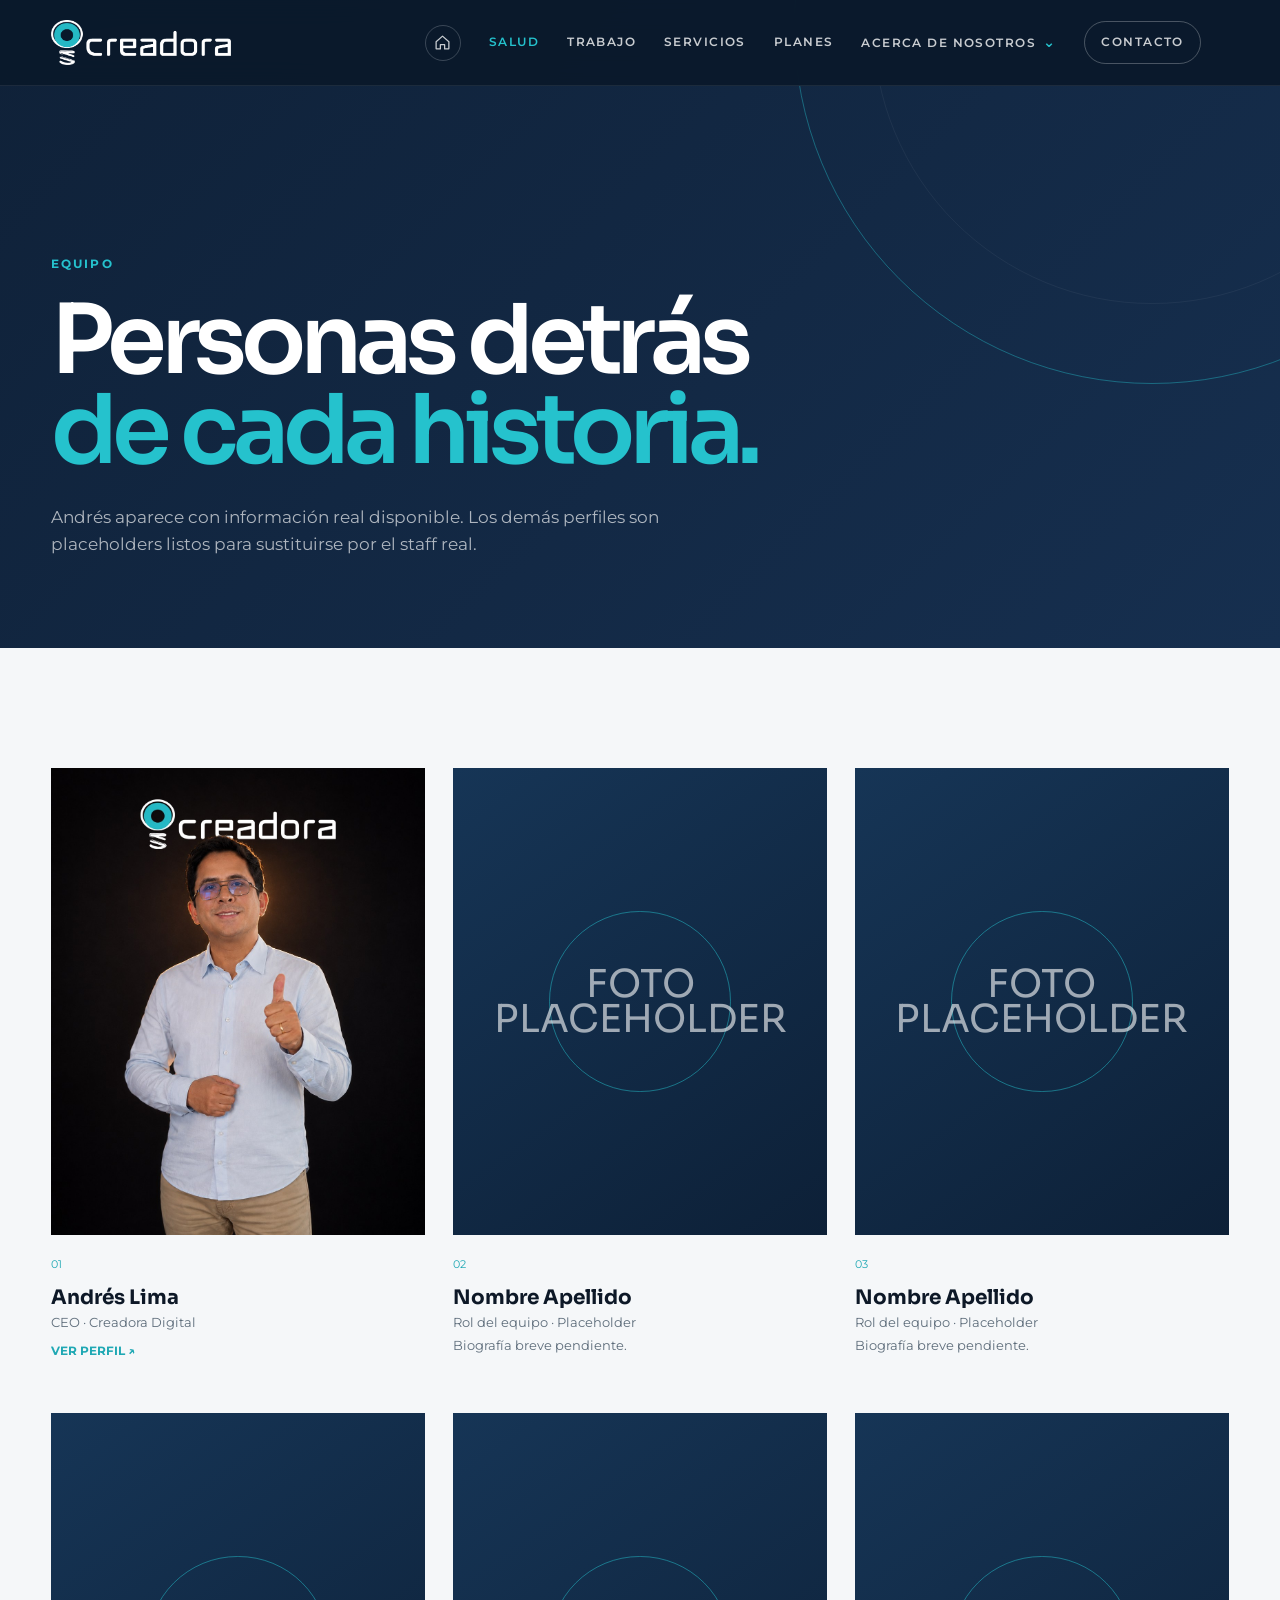
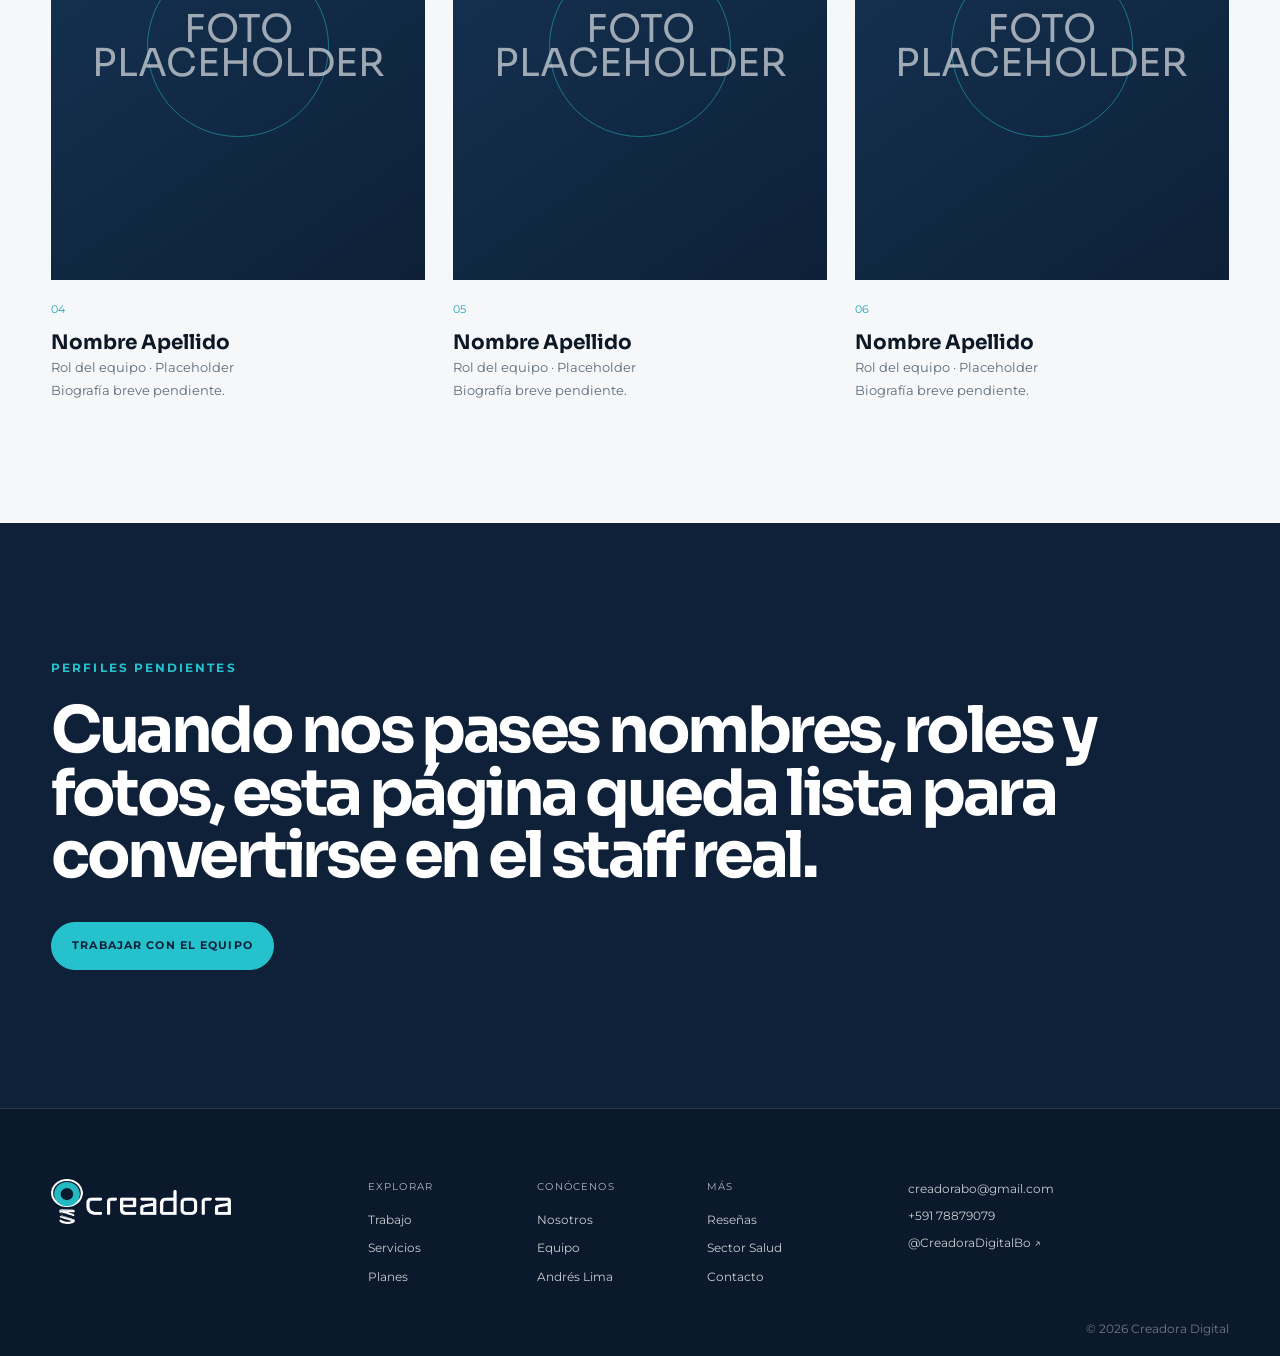
<file: equipo.html>
<!DOCTYPE html>
<html lang="es">
<head>
  <meta charset="UTF-8" />
  <meta name="viewport" content="width=device-width, initial-scale=1.0" />
  <meta name="theme-color" content="#0f2138" />
  <link rel="icon" href="assets/favicon.png" type="image/png" />
  <link rel="preconnect" href="https://fonts.googleapis.com" />
  <link rel="preconnect" href="https://fonts.gstatic.com" crossorigin />
  <link href="https://fonts.googleapis.com/css2?family=Montserrat:wght@400;500;600;700&family=Sora:wght@400;500;600;700&display=swap" rel="stylesheet" />
  <link rel="stylesheet" href="styles.css" />
  <meta name="description" content="Equipo de Creadora Digital." />
  <title>Equipo — Creadora Digital</title>
</head>
<body class="">
  <div class="cursor-glow" aria-hidden="true"></div>

  <header class="site-header header-solid">
    <a class="brand" href="index.html" aria-label="Creadora Digital, inicio"><img src="assets/logo-creadora.png" alt="Creadora" /></a>
    <nav class="nav" aria-label="Navegación principal">
      <a class="nav-home" href="index.html" aria-label="Inicio" title="Inicio">
        <svg viewBox="0 0 24 24" aria-hidden="true"><path d="M3 10.8 12 3l9 7.8v9.7a.5.5 0 0 1-.5.5H15v-6H9v6H3.5a.5.5 0 0 1-.5-.5v-9.7Z" fill="none" stroke="currentColor" stroke-width="1.8" stroke-linejoin="round"/></svg>
      </a>
      <a class="nav-special" href="salud.html">Salud</a>
      <a href="trabajo.html">Trabajo</a>
      <a href="servicios.html">Servicios</a>
      <a href="planes.html">Planes</a>
      <div class="nav-dropdown">
        <button class="nav-dropdown-toggle" type="button" aria-expanded="false">Acerca de nosotros <span aria-hidden="true">⌄</span></button>
        <div class="nav-submenu">
          <a href="nosotros.html">Nosotros</a>
          <a href="testimonios.html">Reseñas</a>
          <a href="contacto.html">Contacto</a>
        </div>
      </div>
      <a class="nav-cta" href="contacto.html">Contacto</a>
    </nav>
    <button class="menu-button" aria-label="Abrir menú" aria-expanded="false">Menú</button>
  </header>
<main>
<section class="page-hero page-hero-compact"><div class="page-hero-orbit"></div><div class="page-hero-content reveal"><p class="eyebrow teal">Equipo</p><h1>Personas detrás<br/><span>de cada historia.</span></h1><p>Andrés aparece con información real disponible. Los demás perfiles son placeholders listos para sustituirse por el staff real.</p></div></section>
<section class="team-page section-pad surface-light"><div class="people-grid">
<article class="person-card featured-person reveal"><a href="andres.html"><div class="person-photo"><img src="assets/andres-lima.jpg" alt="Andrés Lima"></div><div class="person-info"><span>01</span><h3>Andrés Lima</h3><p>CEO · Creadora Digital</p><b>Ver perfil ↗</b></div></a></article>
<article class="person-card placeholder-person reveal"><div class="person-placeholder"><span>FOTO<br/>PLACEHOLDER</span></div><div class="person-info"><span>02</span><h3>Nombre Apellido</h3><p>Rol del equipo · Placeholder</p><small>Biografía breve pendiente.</small></div></article><article class="person-card placeholder-person reveal"><div class="person-placeholder"><span>FOTO<br/>PLACEHOLDER</span></div><div class="person-info"><span>03</span><h3>Nombre Apellido</h3><p>Rol del equipo · Placeholder</p><small>Biografía breve pendiente.</small></div></article><article class="person-card placeholder-person reveal"><div class="person-placeholder"><span>FOTO<br/>PLACEHOLDER</span></div><div class="person-info"><span>04</span><h3>Nombre Apellido</h3><p>Rol del equipo · Placeholder</p><small>Biografía breve pendiente.</small></div></article><article class="person-card placeholder-person reveal"><div class="person-placeholder"><span>FOTO<br/>PLACEHOLDER</span></div><div class="person-info"><span>05</span><h3>Nombre Apellido</h3><p>Rol del equipo · Placeholder</p><small>Biografía breve pendiente.</small></div></article><article class="person-card placeholder-person reveal"><div class="person-placeholder"><span>FOTO<br/>PLACEHOLDER</span></div><div class="person-info"><span>06</span><h3>Nombre Apellido</h3><p>Rol del equipo · Placeholder</p><small>Biografía breve pendiente.</small></div></article>
</div></section>
<section class="team-note section-pad"><p class="section-label teal">Perfiles pendientes</p><h2>Cuando nos pases nombres, roles y fotos, esta página queda lista para convertirse en el staff real.</h2><a class="button button-primary" href="contacto.html">Trabajar con el equipo</a></section>
</main>

  <footer class="footer footer-v3 section-pad-small">
    <a class="footer-brand" href="index.html"><img src="assets/logo-creadora.png" alt="Creadora" /></a>
    <div class="footer-columns">
      <div><span>Explorar</span><a href="trabajo.html">Trabajo</a><a href="servicios.html">Servicios</a><a href="planes.html">Planes</a></div>
      <div><span>Conócenos</span><a href="nosotros.html">Nosotros</a><a href="equipo.html">Equipo</a><a href="andres.html">Andrés Lima</a></div>
      <div><span>Más</span><a href="testimonios.html">Reseñas</a><a href="salud.html">Sector Salud</a><a href="contacto.html">Contacto</a></div>
    </div>
    <div class="footer-contact"><a href="mailto:creadorabo@gmail.com">creadorabo@gmail.com</a><a href="tel:+59178879079">+591 78879079</a><a href="https://www.youtube.com/@CreadoraDigitalBo" target="_blank" rel="noopener">@CreadoraDigitalBo ↗</a></div>
    <p class="footer-copy">© <span id="year"></span> Creadora Digital</p>
  </footer>
  <script src="script.js"></script>
</body>
</html>
</file>
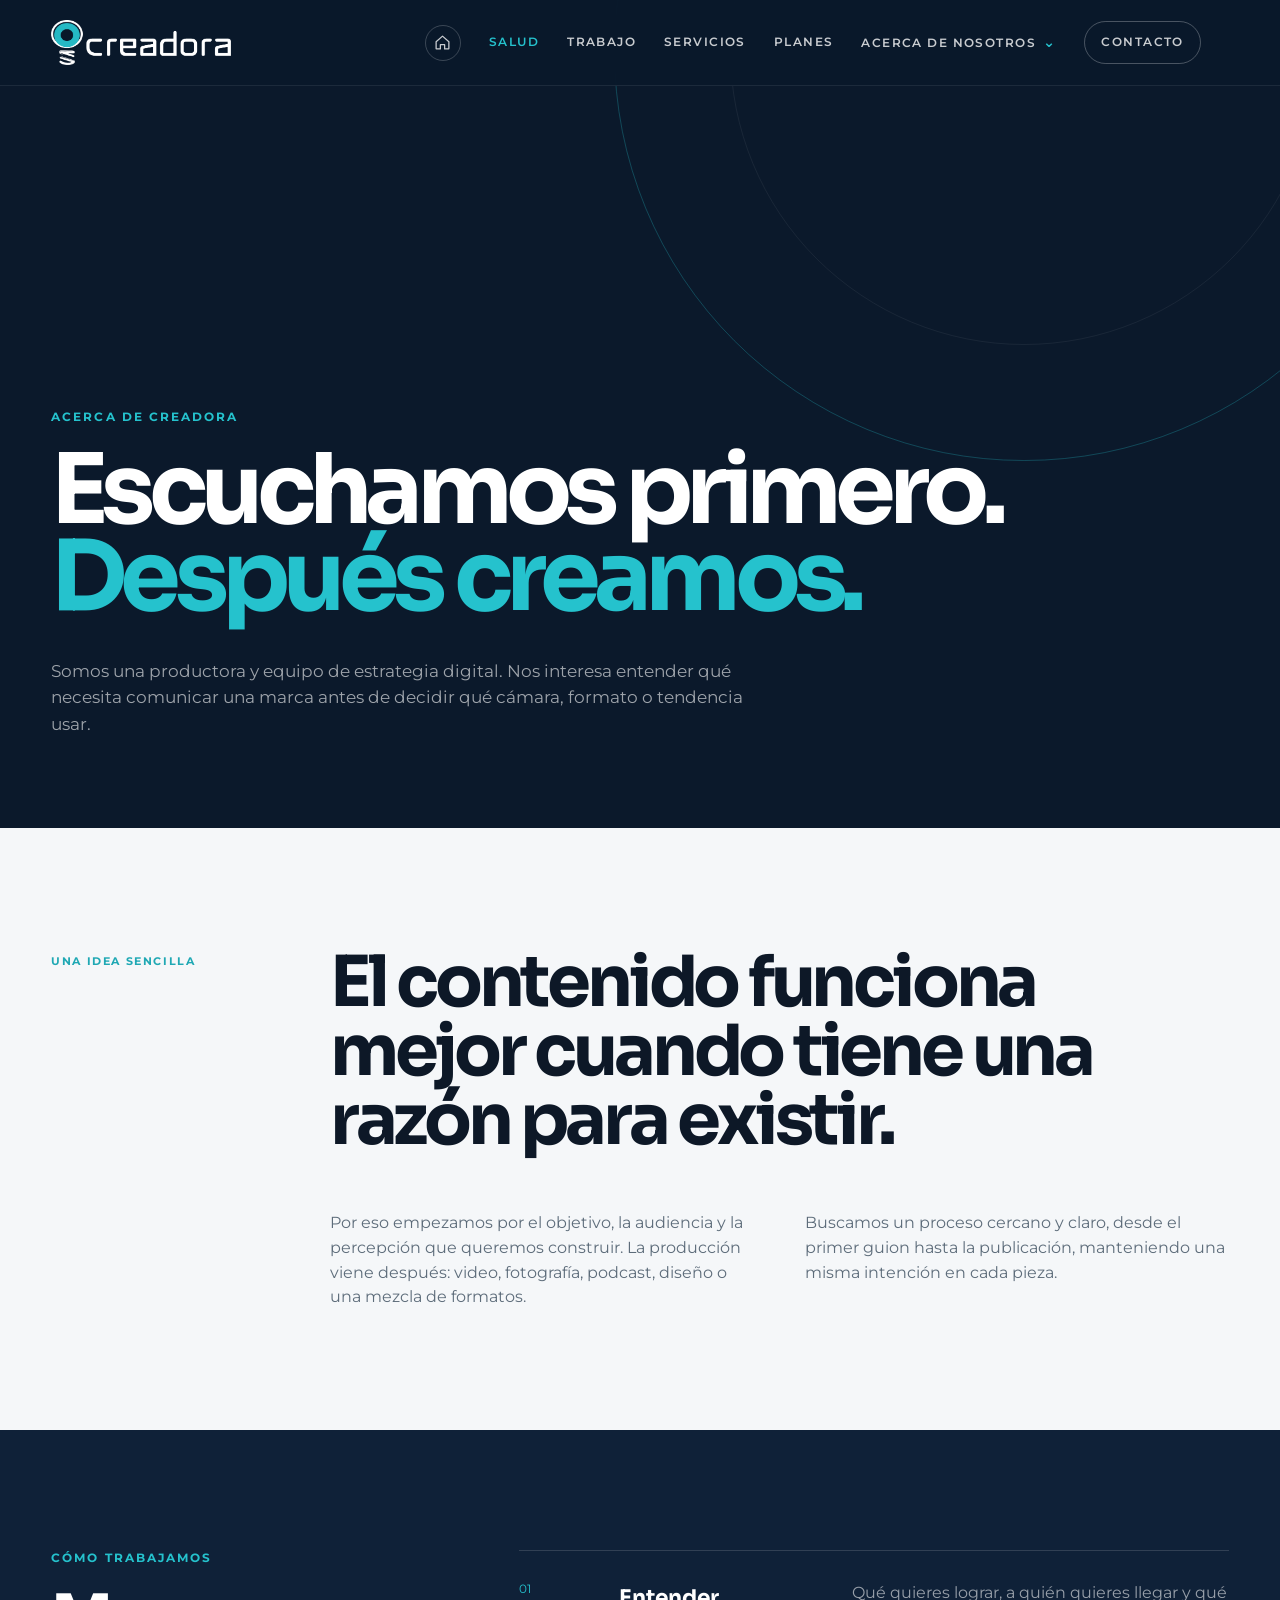
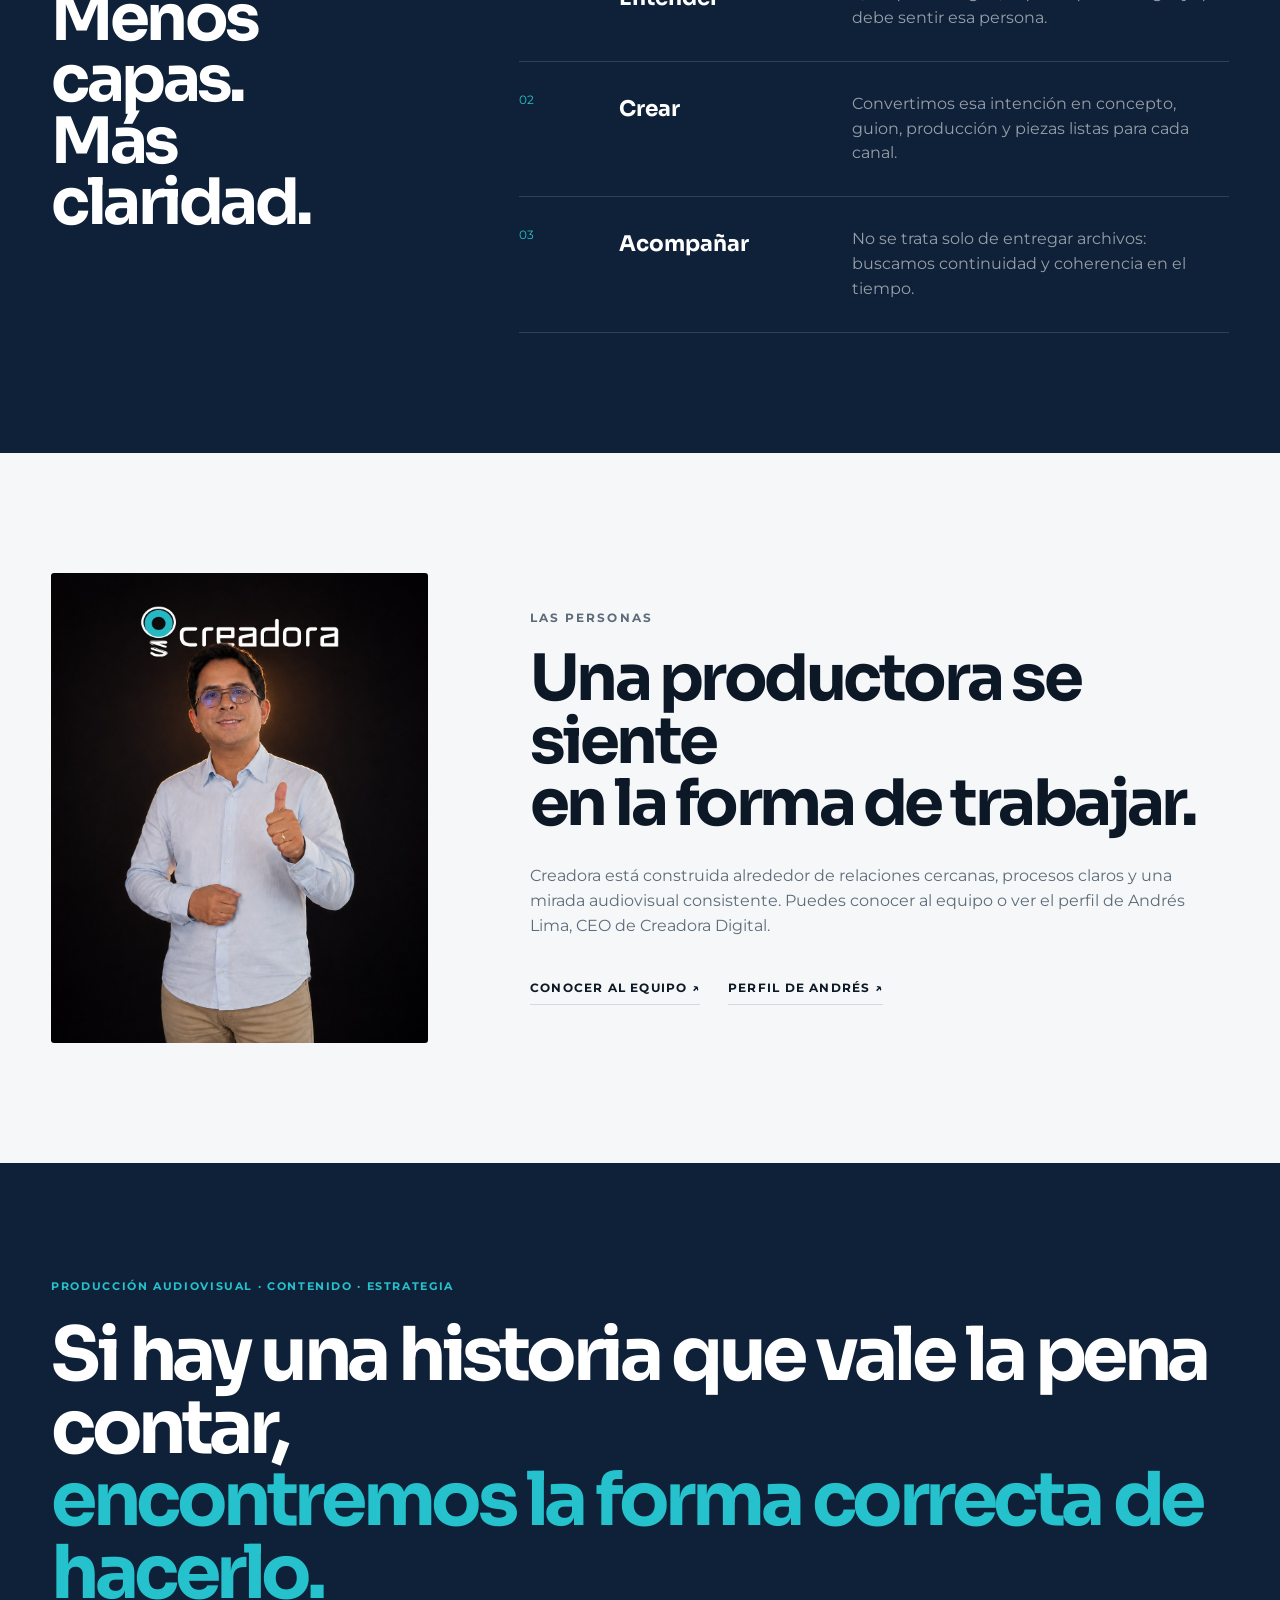
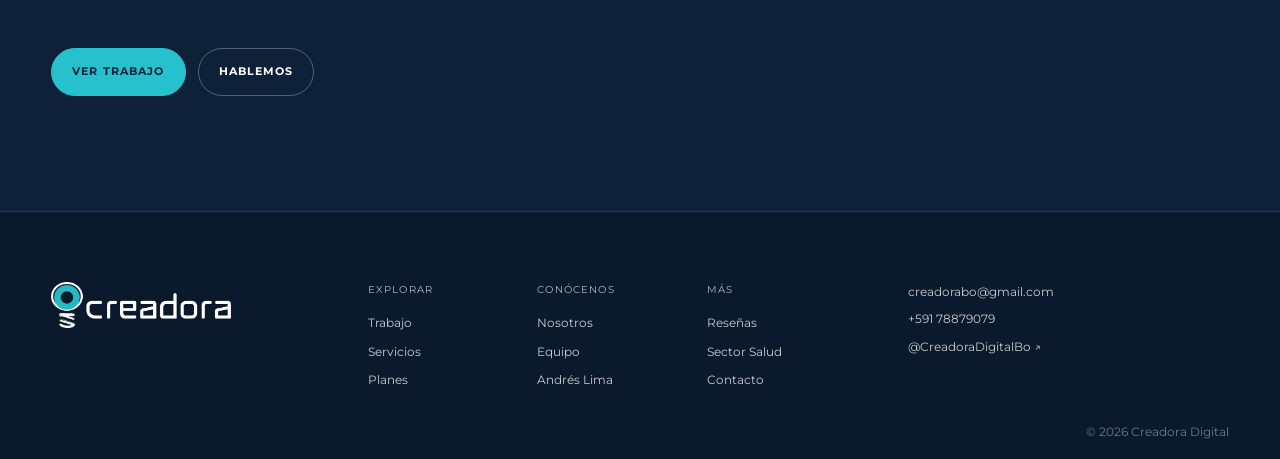
<file: nosotros.html>
<!DOCTYPE html>
<html lang="es">
<head>
  <meta charset="UTF-8" />
  <meta name="viewport" content="width=device-width, initial-scale=1.0" />
  <meta name="theme-color" content="#0f2138" />
  <link rel="icon" href="assets/favicon.png" type="image/png" />
  <link rel="preconnect" href="https://fonts.googleapis.com" />
  <link rel="preconnect" href="https://fonts.gstatic.com" crossorigin />
  <link href="https://fonts.googleapis.com/css2?family=Montserrat:wght@400;500;600;700&family=Sora:wght@400;500;600;700&display=swap" rel="stylesheet" />
  <link rel="stylesheet" href="styles.css" />
  <meta name="description" content="Conoce el enfoque, equipo y forma de trabajo de Creadora Digital." />
  <title>Nosotros — Creadora Digital</title>
</head>
<body class="">
  <div class="cursor-glow" aria-hidden="true"></div>

  <header class="site-header header-solid">
    <a class="brand" href="index.html" aria-label="Creadora Digital, inicio"><img src="assets/logo-creadora.png" alt="Creadora" /></a>
    <nav class="nav" aria-label="Navegación principal">
      <a class="nav-home" href="index.html" aria-label="Inicio" title="Inicio">
        <svg viewBox="0 0 24 24" aria-hidden="true"><path d="M3 10.8 12 3l9 7.8v9.7a.5.5 0 0 1-.5.5H15v-6H9v6H3.5a.5.5 0 0 1-.5-.5v-9.7Z" fill="none" stroke="currentColor" stroke-width="1.8" stroke-linejoin="round"/></svg>
      </a>
      <a class="nav-special" href="salud.html">Salud</a>
      <a href="trabajo.html">Trabajo</a>
      <a href="servicios.html">Servicios</a>
      <a href="planes.html">Planes</a>
      <div class="nav-dropdown">
        <button class="nav-dropdown-toggle" type="button" aria-expanded="false">Acerca de nosotros <span aria-hidden="true">⌄</span></button>
        <div class="nav-submenu">
          <a href="nosotros.html">Nosotros</a>
          <a href="testimonios.html">Reseñas</a>
          <a href="contacto.html">Contacto</a>
        </div>
      </div>
      <a class="nav-cta" href="contacto.html">Contacto</a>
    </nav>
    <button class="menu-button" aria-label="Abrir menú" aria-expanded="false">Menú</button>
  </header>
<main>
  <section class="about-calm-hero">
    <div class="about-calm-orbit" aria-hidden="true"></div>
    <div class="about-calm-copy reveal">
      <p class="eyebrow teal">Acerca de Creadora</p>
      <h1>Escuchamos primero.<br/><span>Después creamos.</span></h1>
      <p>Somos una productora y equipo de estrategia digital. Nos interesa entender qué necesita comunicar una marca antes de decidir qué cámara, formato o tendencia usar.</p>
    </div>
  </section>

  <section class="about-editorial section-pad surface-light">
    <div class="about-editorial-kicker reveal"><span>Una idea sencilla</span></div>
    <div class="about-editorial-main reveal">
      <h2>El contenido funciona mejor cuando tiene una razón para existir.</h2>
      <div class="about-editorial-columns">
        <p>Por eso empezamos por el objetivo, la audiencia y la percepción que queremos construir. La producción viene después: video, fotografía, podcast, diseño o una mezcla de formatos.</p>
        <p>Buscamos un proceso cercano y claro, desde el primer guion hasta la publicación, manteniendo una misma intención en cada pieza.</p>
      </div>
    </div>
  </section>

  <section class="about-method section-pad">
    <div class="about-method-heading reveal"><p class="section-label teal">Cómo trabajamos</p><h2>Menos capas.<br/>Más claridad.</h2></div>
    <div class="about-method-lines">
      <article class="reveal"><span>01</span><h3>Entender</h3><p>Qué quieres lograr, a quién quieres llegar y qué debe sentir esa persona.</p></article>
      <article class="reveal"><span>02</span><h3>Crear</h3><p>Convertimos esa intención en concepto, guion, producción y piezas listas para cada canal.</p></article>
      <article class="reveal"><span>03</span><h3>Acompañar</h3><p>No se trata solo de entregar archivos: buscamos continuidad y coherencia en el tiempo.</p></article>
    </div>
  </section>

  <section class="about-human section-pad surface-light">
    <div class="about-human-photo reveal"><img src="assets/andres-lima.jpg" alt="Andrés Lima, CEO de Creadora Digital" /></div>
    <div class="about-human-copy reveal"><p class="section-label">Las personas</p><h2>Una productora se siente<br/>en la forma de trabajar.</h2><p>Creadora está construida alrededor de relaciones cercanas, procesos claros y una mirada audiovisual consistente. Puedes conocer al equipo o ver el perfil de Andrés Lima, CEO de Creadora Digital.</p><div class="about-human-links"><a href="equipo.html">Conocer al equipo ↗</a><a href="andres.html">Perfil de Andrés ↗</a></div></div>
  </section>

  <section class="about-close reveal"><p>Producción audiovisual · Contenido · Estrategia</p><h2>Si hay una historia que vale la pena contar,<br/><span>encontremos la forma correcta de hacerlo.</span></h2><div class="cta-actions"><a class="button button-primary" href="trabajo.html">Ver trabajo</a><a class="button button-ghost" href="contacto.html">Hablemos</a></div></section>
</main>

  <footer class="footer footer-v3 section-pad-small">
    <a class="footer-brand" href="index.html"><img src="assets/logo-creadora.png" alt="Creadora" /></a>
    <div class="footer-columns">
      <div><span>Explorar</span><a href="trabajo.html">Trabajo</a><a href="servicios.html">Servicios</a><a href="planes.html">Planes</a></div>
      <div><span>Conócenos</span><a href="nosotros.html">Nosotros</a><a href="equipo.html">Equipo</a><a href="andres.html">Andrés Lima</a></div>
      <div><span>Más</span><a href="testimonios.html">Reseñas</a><a href="salud.html">Sector Salud</a><a href="contacto.html">Contacto</a></div>
    </div>
    <div class="footer-contact"><a href="mailto:creadorabo@gmail.com">creadorabo@gmail.com</a><a href="tel:+59178879079">+591 78879079</a><a href="https://www.youtube.com/@CreadoraDigitalBo" target="_blank" rel="noopener">@CreadoraDigitalBo ↗</a></div>
    <p class="footer-copy">© <span id="year"></span> Creadora Digital</p>
  </footer>
  <script src="script.js"></script>
</body>
</html>
</file>
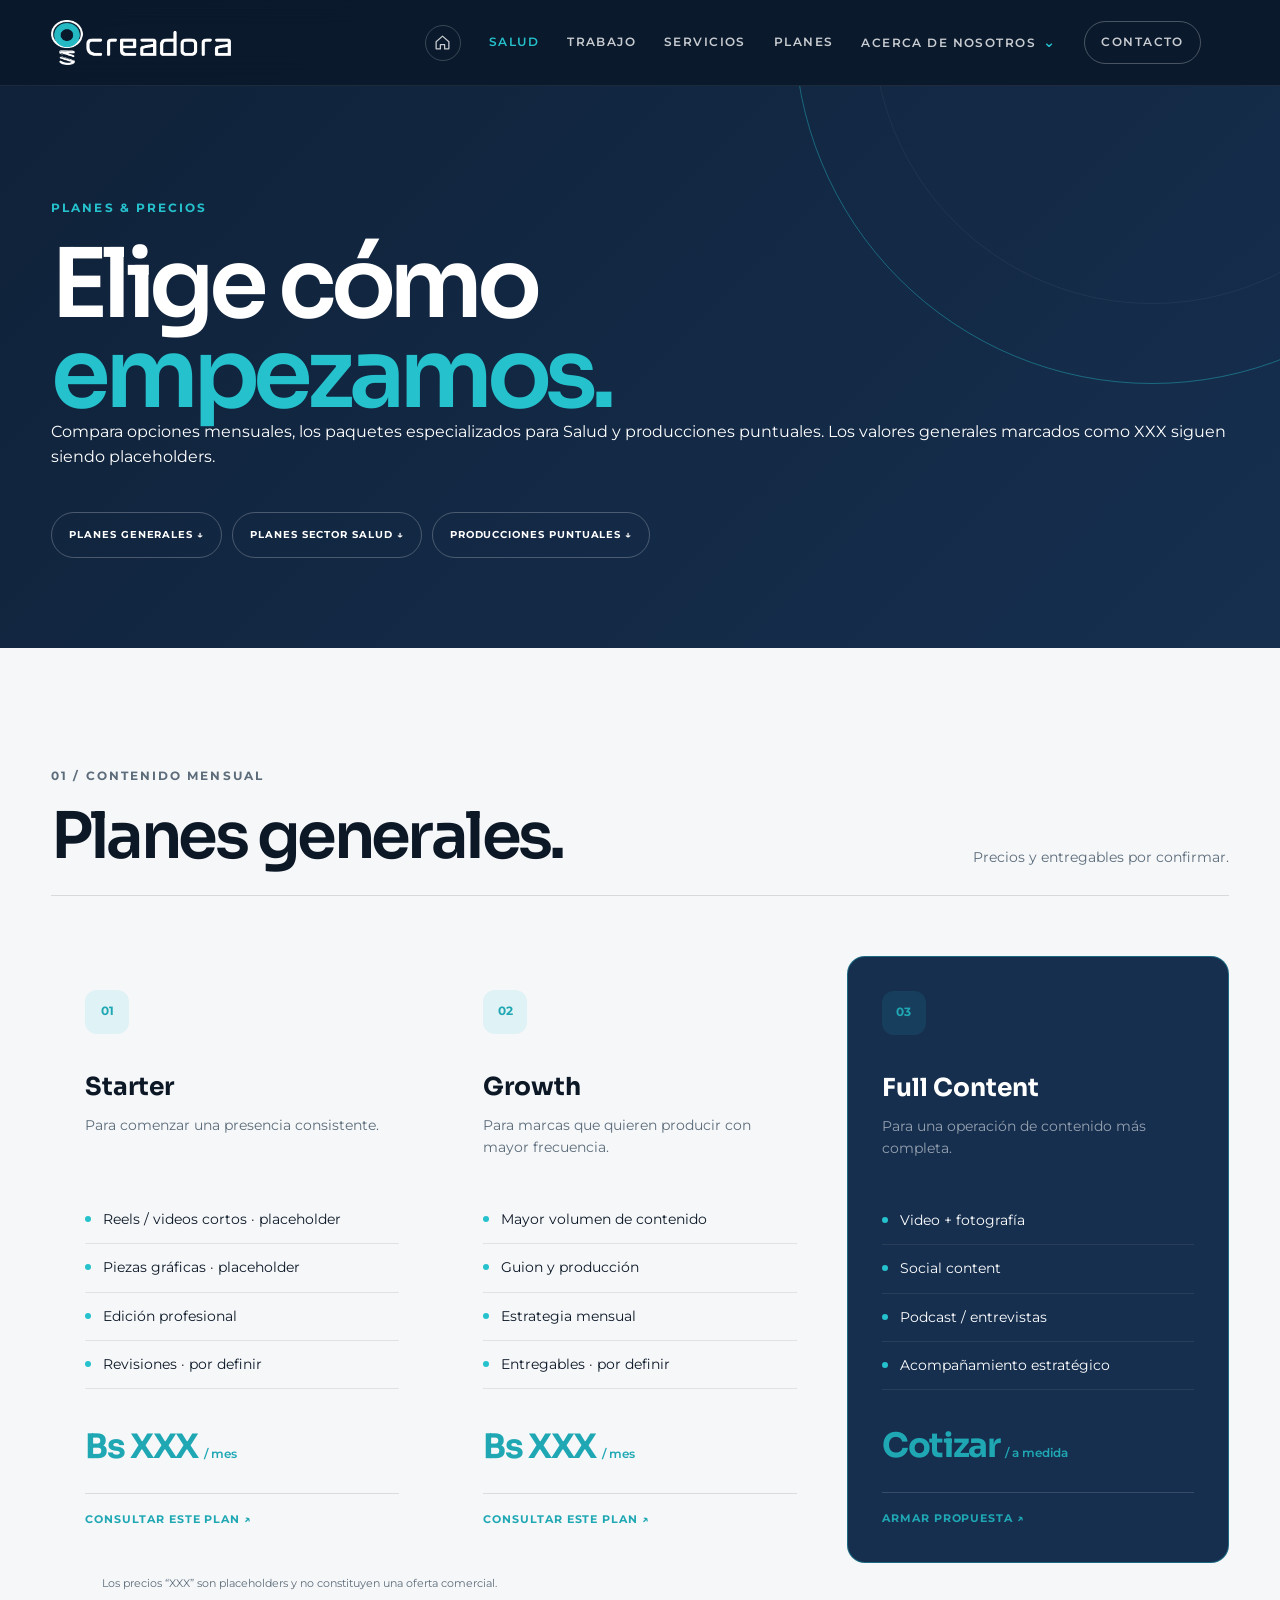
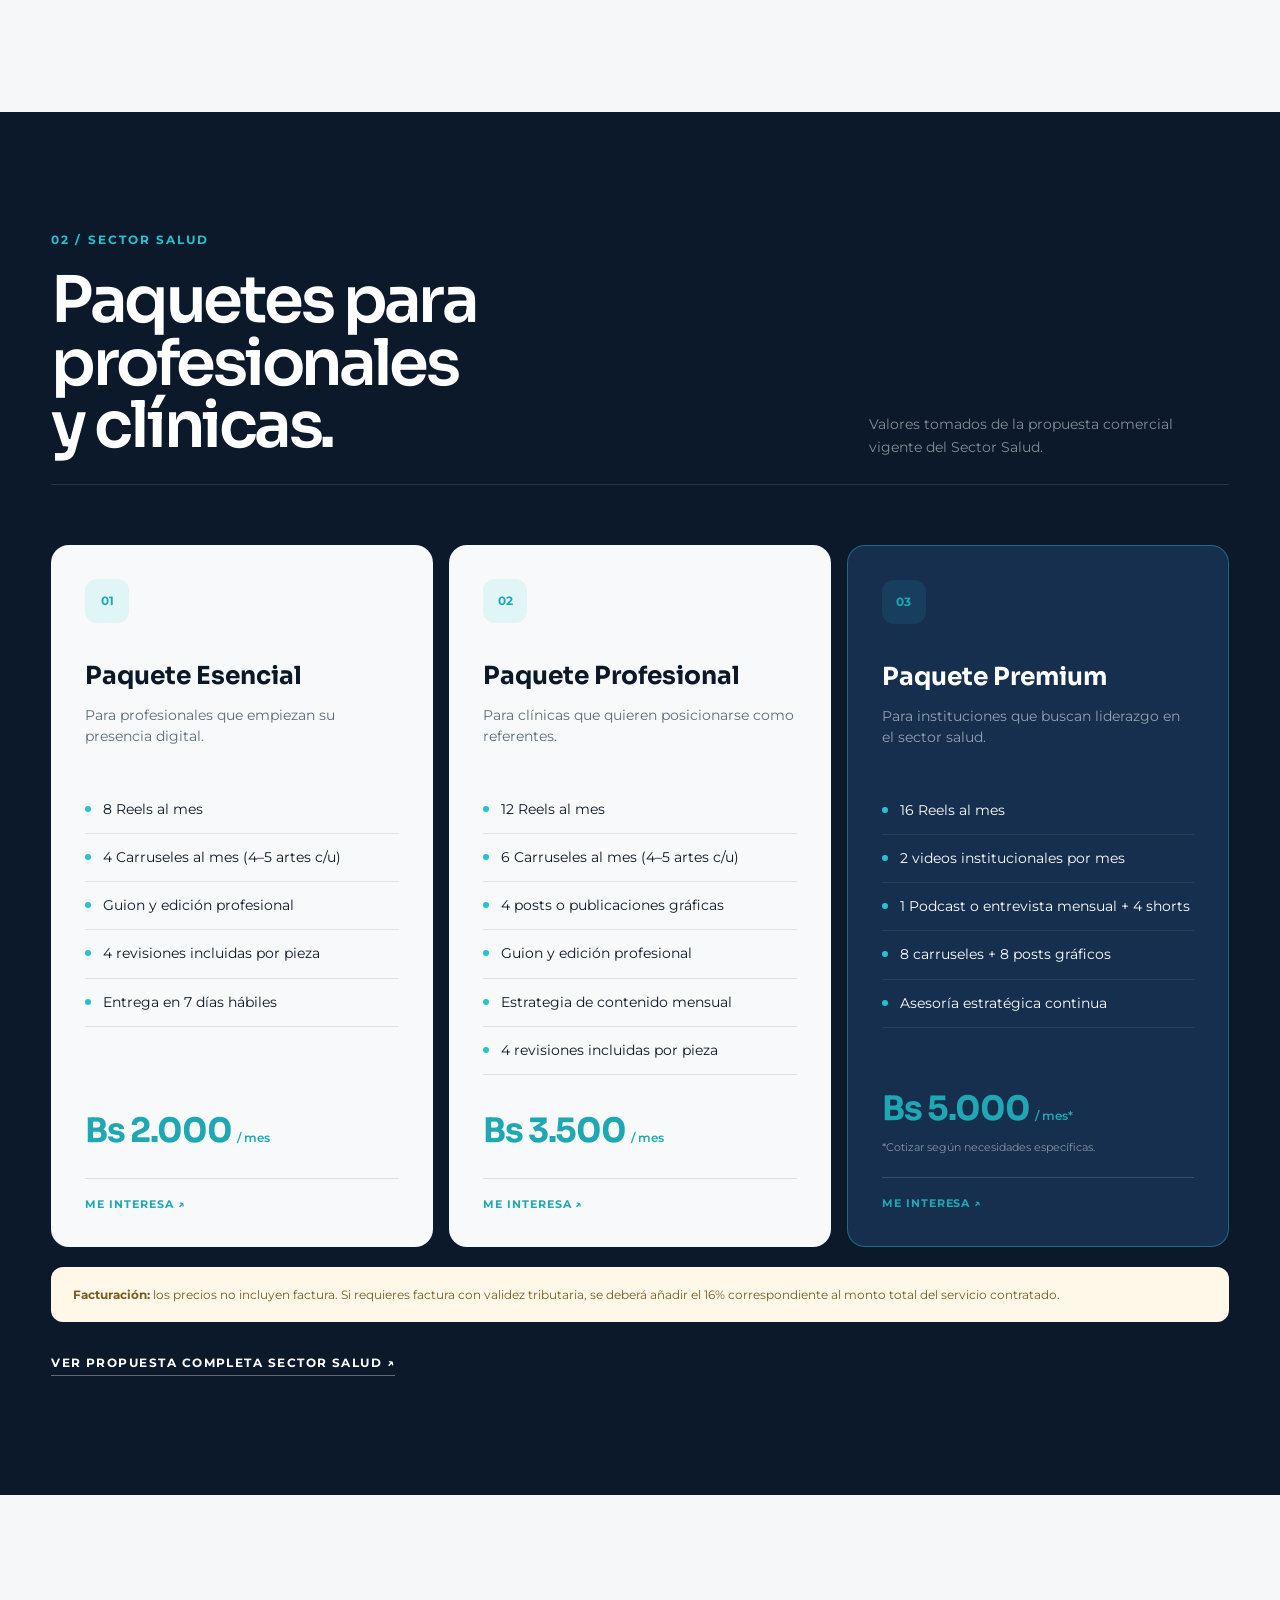
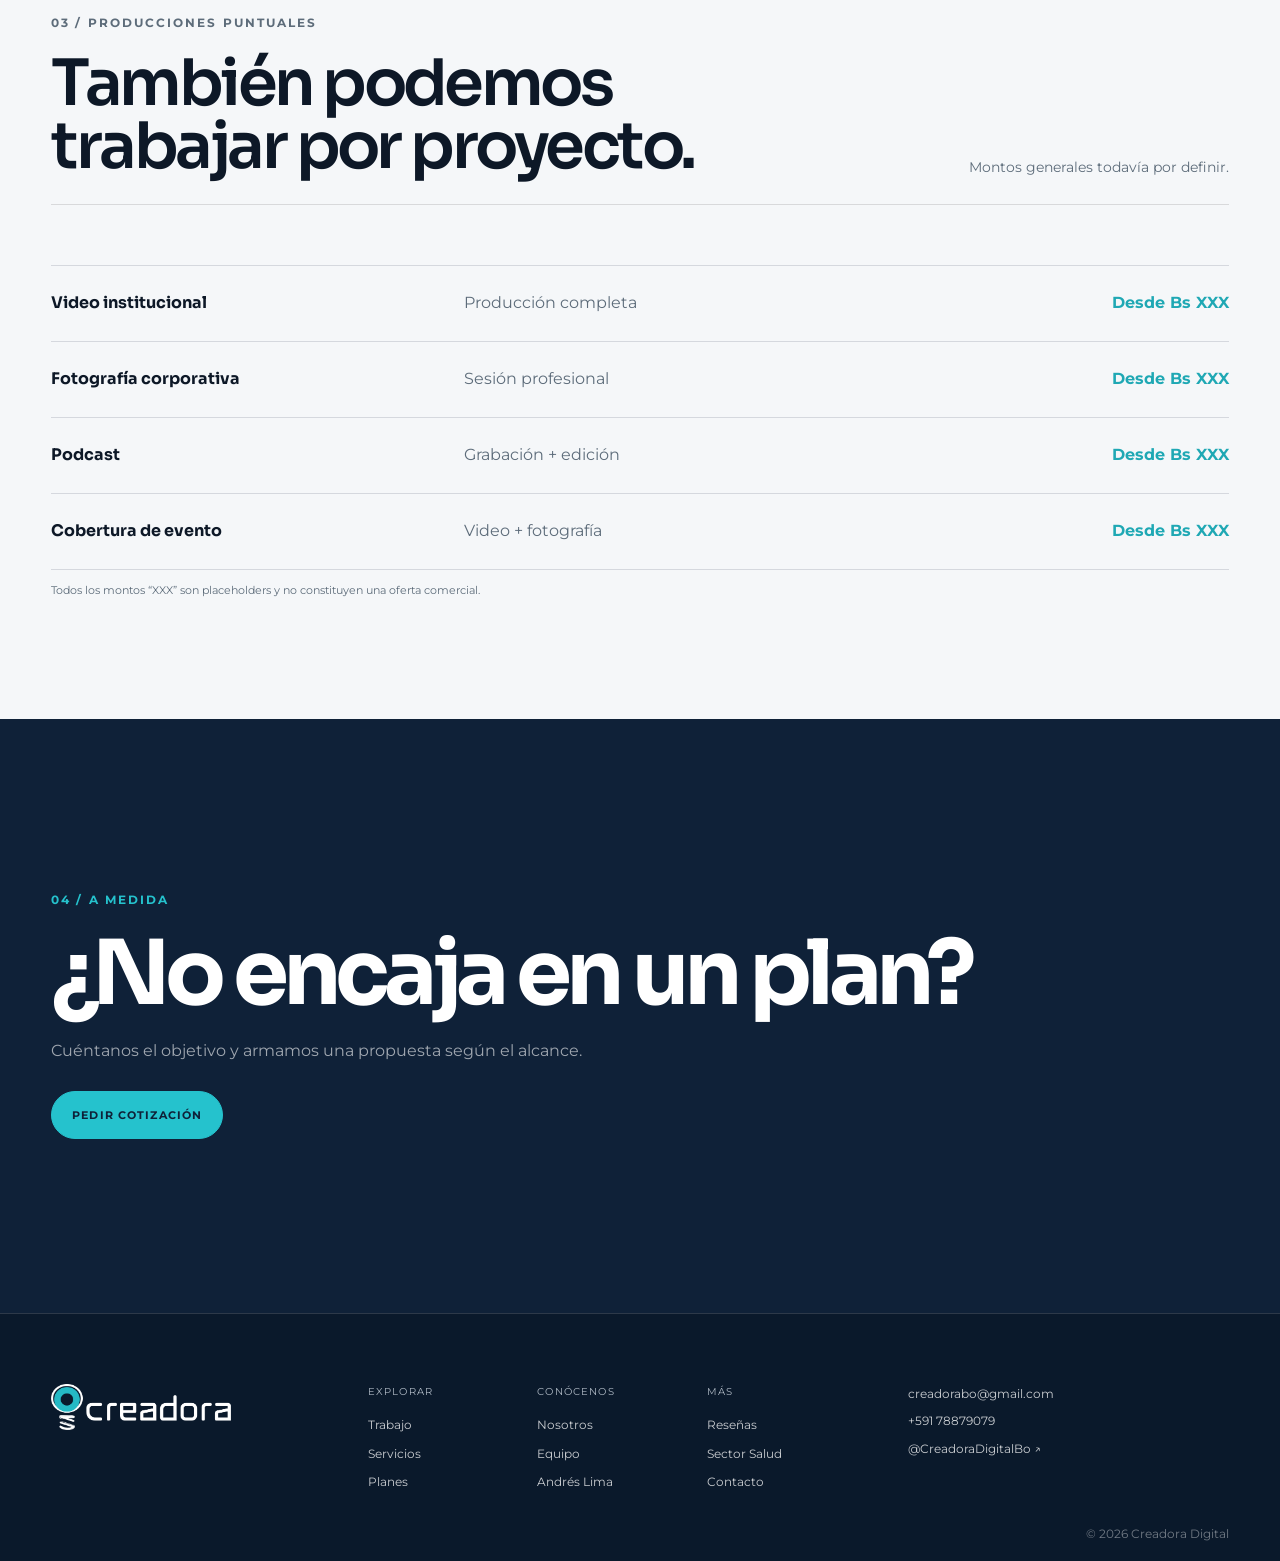
<file: planes.html>
<!DOCTYPE html>
<html lang="es">
<head>
  <meta charset="UTF-8" />
  <meta name="viewport" content="width=device-width, initial-scale=1.0" />
  <meta name="theme-color" content="#0f2138" />
  <link rel="icon" href="assets/favicon.png" type="image/png" />
  <link rel="preconnect" href="https://fonts.googleapis.com" />
  <link rel="preconnect" href="https://fonts.gstatic.com" crossorigin />
  <link href="https://fonts.googleapis.com/css2?family=Montserrat:wght@400;500;600;700&family=Sora:wght@400;500;600;700&display=swap" rel="stylesheet" />
  <link rel="stylesheet" href="styles.css" />
  <meta name="description" content="Planes, paquetes y opciones de producción de Creadora Digital." />
  <title>Planes & precios — Creadora Digital</title>
</head>
<body class="">
  <div class="cursor-glow" aria-hidden="true"></div>

  <header class="site-header header-solid">
    <a class="brand" href="index.html" aria-label="Creadora Digital, inicio"><img src="assets/logo-creadora.png" alt="Creadora" /></a>
    <nav class="nav" aria-label="Navegación principal">
      <a class="nav-home" href="index.html" aria-label="Inicio" title="Inicio">
        <svg viewBox="0 0 24 24" aria-hidden="true"><path d="M3 10.8 12 3l9 7.8v9.7a.5.5 0 0 1-.5.5H15v-6H9v6H3.5a.5.5 0 0 1-.5-.5v-9.7Z" fill="none" stroke="currentColor" stroke-width="1.8" stroke-linejoin="round"/></svg>
      </a>
      <a class="nav-special" href="salud.html">Salud</a>
      <a href="trabajo.html">Trabajo</a>
      <a href="servicios.html">Servicios</a>
      <a href="planes.html">Planes</a>
      <div class="nav-dropdown">
        <button class="nav-dropdown-toggle" type="button" aria-expanded="false">Acerca de nosotros <span aria-hidden="true">⌄</span></button>
        <div class="nav-submenu">
          <a href="nosotros.html">Nosotros</a>
          <a href="testimonios.html">Reseñas</a>
          <a href="contacto.html">Contacto</a>
        </div>
      </div>
      <a class="nav-cta" href="contacto.html">Contacto</a>
    </nav>
    <button class="menu-button" aria-label="Abrir menú" aria-expanded="false">Menú</button>
  </header>
<main>
<section class="page-hero page-hero-compact plans-hero"><div class="page-hero-orbit"></div><div class="page-hero-content reveal"><p class="eyebrow teal">Planes & precios</p><h1>Elige cómo<br/><span>empezamos.</span></h1><p>Compara opciones mensuales, los paquetes especializados para Salud y producciones puntuales. Los valores generales marcados como XXX siguen siendo placeholders.</p><div class="plan-jump-nav"><a href="#planes-generales">Planes generales ↓</a><a href="#planes-salud">Planes Sector Salud ↓</a><a href="#producciones-puntuales">Producciones puntuales ↓</a></div></div></section>

<section class="general-plans section-pad surface-light" id="planes-generales"><div class="section-heading reveal"><div><p class="section-label">01 / Contenido mensual</p><h2>Planes generales.</h2></div><p class="heading-note">Precios y entregables por confirmar.</p></div><div class="package-grid package-grid-general"><article class="package-card reveal"><span class="package-number">01</span><h3>Starter</h3><p class="package-for">Para comenzar una presencia consistente.</p><ul><li>Reels / videos cortos · placeholder</li><li>Piezas gráficas · placeholder</li><li>Edición profesional</li><li>Revisiones · por definir</li></ul><p class="price placeholder-price">Bs XXX <span>/ mes</span></p><a class="package-cta" href="contacto.html">Consultar este plan ↗</a></article><article class="package-card reveal"><span class="package-number">02</span><h3>Growth</h3><p class="package-for">Para marcas que quieren producir con mayor frecuencia.</p><ul><li>Mayor volumen de contenido</li><li>Guion y producción</li><li>Estrategia mensual</li><li>Entregables · por definir</li></ul><p class="price placeholder-price">Bs XXX <span>/ mes</span></p><a class="package-cta" href="contacto.html">Consultar este plan ↗</a></article><article class="package-card package-featured reveal"><span class="package-number">03</span><h3>Full Content</h3><p class="package-for">Para una operación de contenido más completa.</p><ul><li>Video + fotografía</li><li>Social content</li><li>Podcast / entrevistas</li><li>Acompañamiento estratégico</li></ul><p class="price placeholder-price">Cotizar <span>/ a medida</span></p><a class="package-cta package-cta-light" href="contacto.html">Armar propuesta ↗</a></article></div><p class="placeholder-disclaimer reveal">Los precios “XXX” son placeholders y no constituyen una oferta comercial.</p></section>

<section class="plans-health section-pad" id="planes-salud"><div class="section-heading reveal"><div><p class="section-label teal">02 / Sector Salud</p><h2>Paquetes para profesionales<br/>y clínicas.</h2></div><p class="heading-note">Valores tomados de la propuesta comercial vigente del Sector Salud.</p></div><div class="package-grid"><article class="package-card reveal"><span class="package-number">01</span><h3>Paquete Esencial</h3><p class="package-for">Para profesionales que empiezan su presencia digital.</p><ul><li>8 Reels al mes</li><li>4 Carruseles al mes (4–5 artes c/u)</li><li>Guion y edición profesional</li><li>4 revisiones incluidas por pieza</li><li>Entrega en 7 días hábiles</li></ul><p class="price">Bs 2.000 <span>/ mes</span></p><a class="package-cta package-cta-light" href="contacto.html">Me interesa ↗</a></article><article class="package-card reveal"><span class="package-number">02</span><h3>Paquete Profesional</h3><p class="package-for">Para clínicas que quieren posicionarse como referentes.</p><ul><li>12 Reels al mes</li><li>6 Carruseles al mes (4–5 artes c/u)</li><li>4 posts o publicaciones gráficas</li><li>Guion y edición profesional</li><li>Estrategia de contenido mensual</li><li>4 revisiones incluidas por pieza</li></ul><p class="price">Bs 3.500 <span>/ mes</span></p><a class="package-cta package-cta-light" href="contacto.html">Me interesa ↗</a></article><article class="package-card package-featured reveal"><span class="package-number">03</span><h3>Paquete Premium</h3><p class="package-for">Para instituciones que buscan liderazgo en el sector salud.</p><ul><li>16 Reels al mes</li><li>2 videos institucionales por mes</li><li>1 Podcast o entrevista mensual + 4 shorts</li><li>8 carruseles + 8 posts gráficos</li><li>Asesoría estratégica continua</li></ul><p class="price">Bs 5.000 <span>/ mes*</span></p><p class="package-note">*Cotizar según necesidades específicas.</p><a class="package-cta package-cta-light" href="contacto.html">Me interesa ↗</a></article></div><p class="tax-note reveal"><strong>Facturación:</strong> los precios no incluyen factura. Si requieres factura con validez tributaria, se deberá añadir el 16% correspondiente al monto total del servicio contratado.</p><div class="health-plans-more reveal"><a class="text-link text-link-light" href="salud.html">Ver propuesta completa Sector Salud ↗</a></div></section>

<section class="oneoff-prices section-pad surface-light" id="producciones-puntuales"><div class="section-heading reveal"><div><p class="section-label">03 / Producciones puntuales</p><h2>También podemos<br/>trabajar por proyecto.</h2></div><p class="heading-note">Montos generales todavía por definir.</p></div><div class="price-list price-list-light"><div class="reveal"><strong>Video institucional</strong><span>Producción completa</span><b>Desde Bs XXX</b></div><div class="reveal"><strong>Fotografía corporativa</strong><span>Sesión profesional</span><b>Desde Bs XXX</b></div><div class="reveal"><strong>Podcast</strong><span>Grabación + edición</span><b>Desde Bs XXX</b></div><div class="reveal"><strong>Cobertura de evento</strong><span>Video + fotografía</span><b>Desde Bs XXX</b></div></div><p class="placeholder-disclaimer">Todos los montos “XXX” son placeholders y no constituyen una oferta comercial.</p></section>

<section class="final-cta section-pad"><p class="section-label teal">04 / A medida</p><h2>¿No encaja en un plan?</h2><p>Cuéntanos el objetivo y armamos una propuesta según el alcance.</p><a class="button button-primary" href="contacto.html">Pedir cotización</a></section>
</main>

  <footer class="footer footer-v3 section-pad-small">
    <a class="footer-brand" href="index.html"><img src="assets/logo-creadora.png" alt="Creadora" /></a>
    <div class="footer-columns">
      <div><span>Explorar</span><a href="trabajo.html">Trabajo</a><a href="servicios.html">Servicios</a><a href="planes.html">Planes</a></div>
      <div><span>Conócenos</span><a href="nosotros.html">Nosotros</a><a href="equipo.html">Equipo</a><a href="andres.html">Andrés Lima</a></div>
      <div><span>Más</span><a href="testimonios.html">Reseñas</a><a href="salud.html">Sector Salud</a><a href="contacto.html">Contacto</a></div>
    </div>
    <div class="footer-contact"><a href="mailto:creadorabo@gmail.com">creadorabo@gmail.com</a><a href="tel:+59178879079">+591 78879079</a><a href="https://www.youtube.com/@CreadoraDigitalBo" target="_blank" rel="noopener">@CreadoraDigitalBo ↗</a></div>
    <p class="footer-copy">© <span id="year"></span> Creadora Digital</p>
  </footer>
  <script src="script.js"></script>
</body>
</html>
</file>
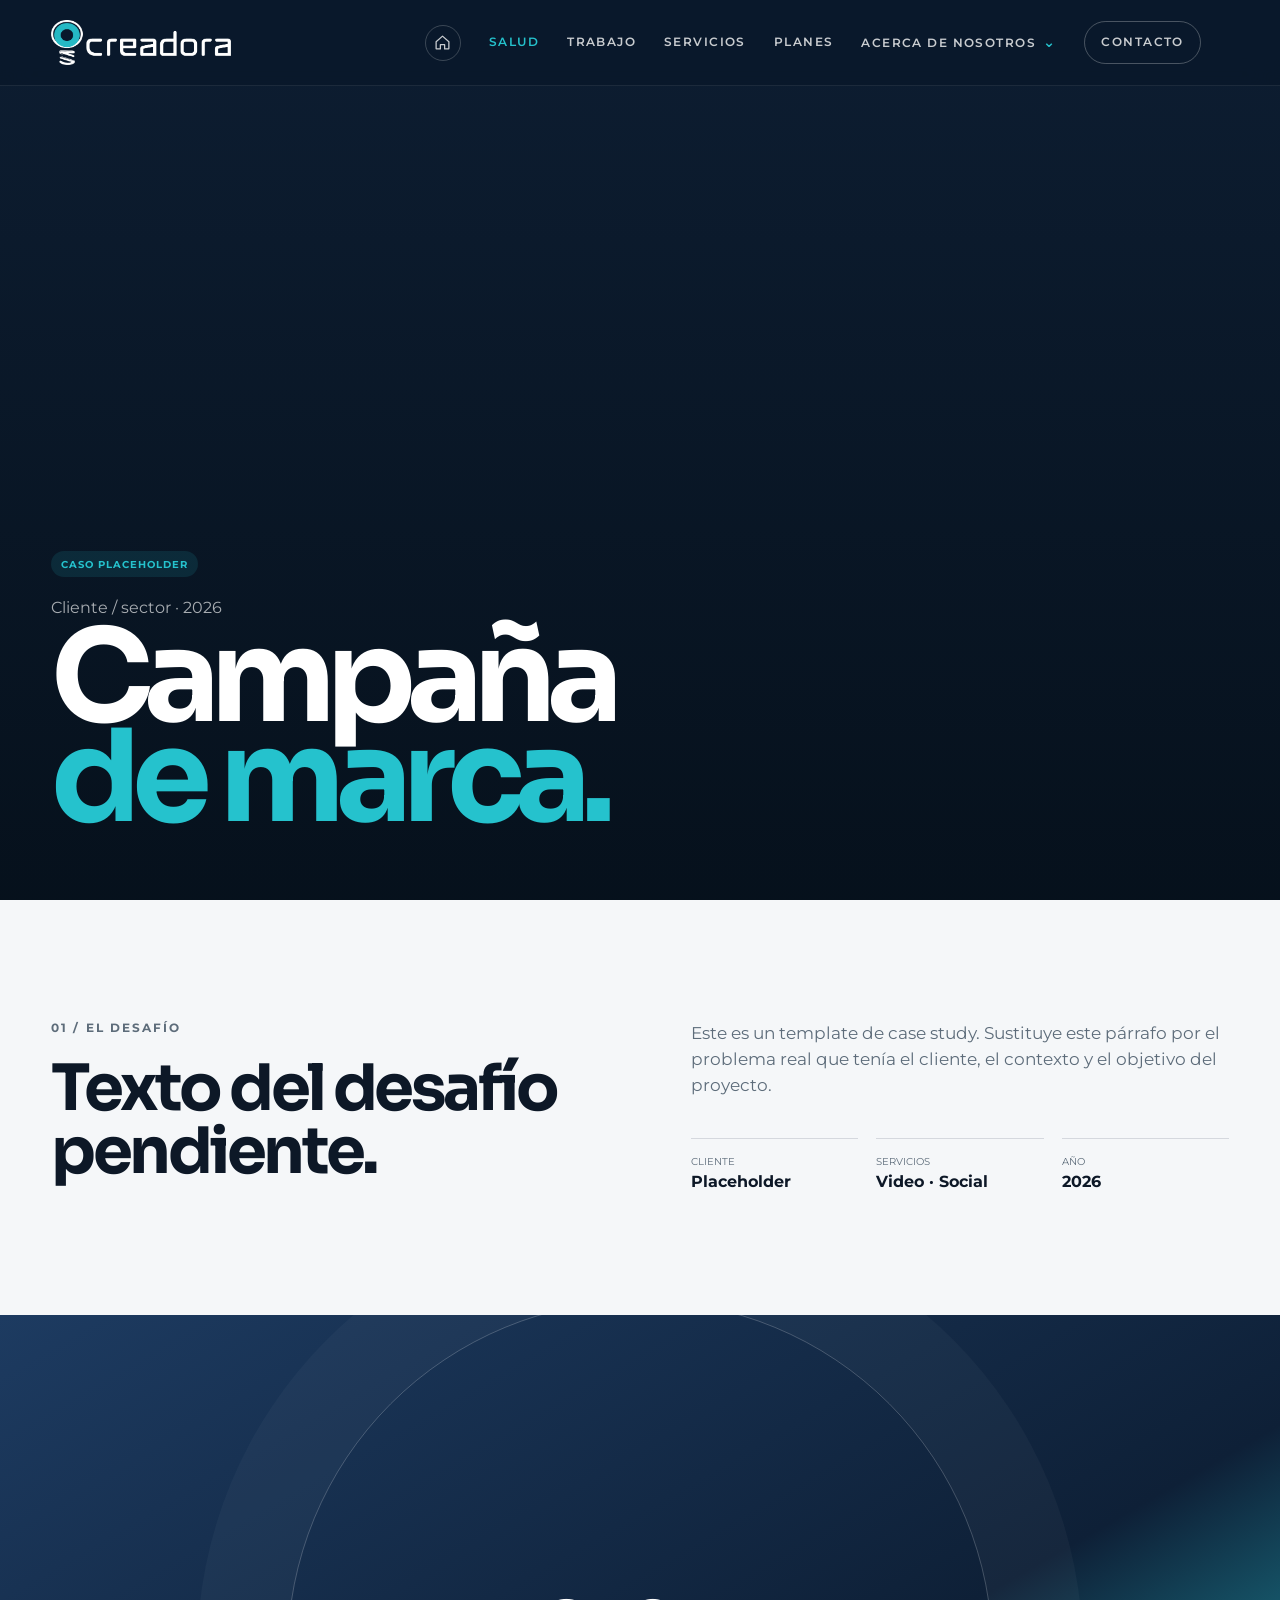
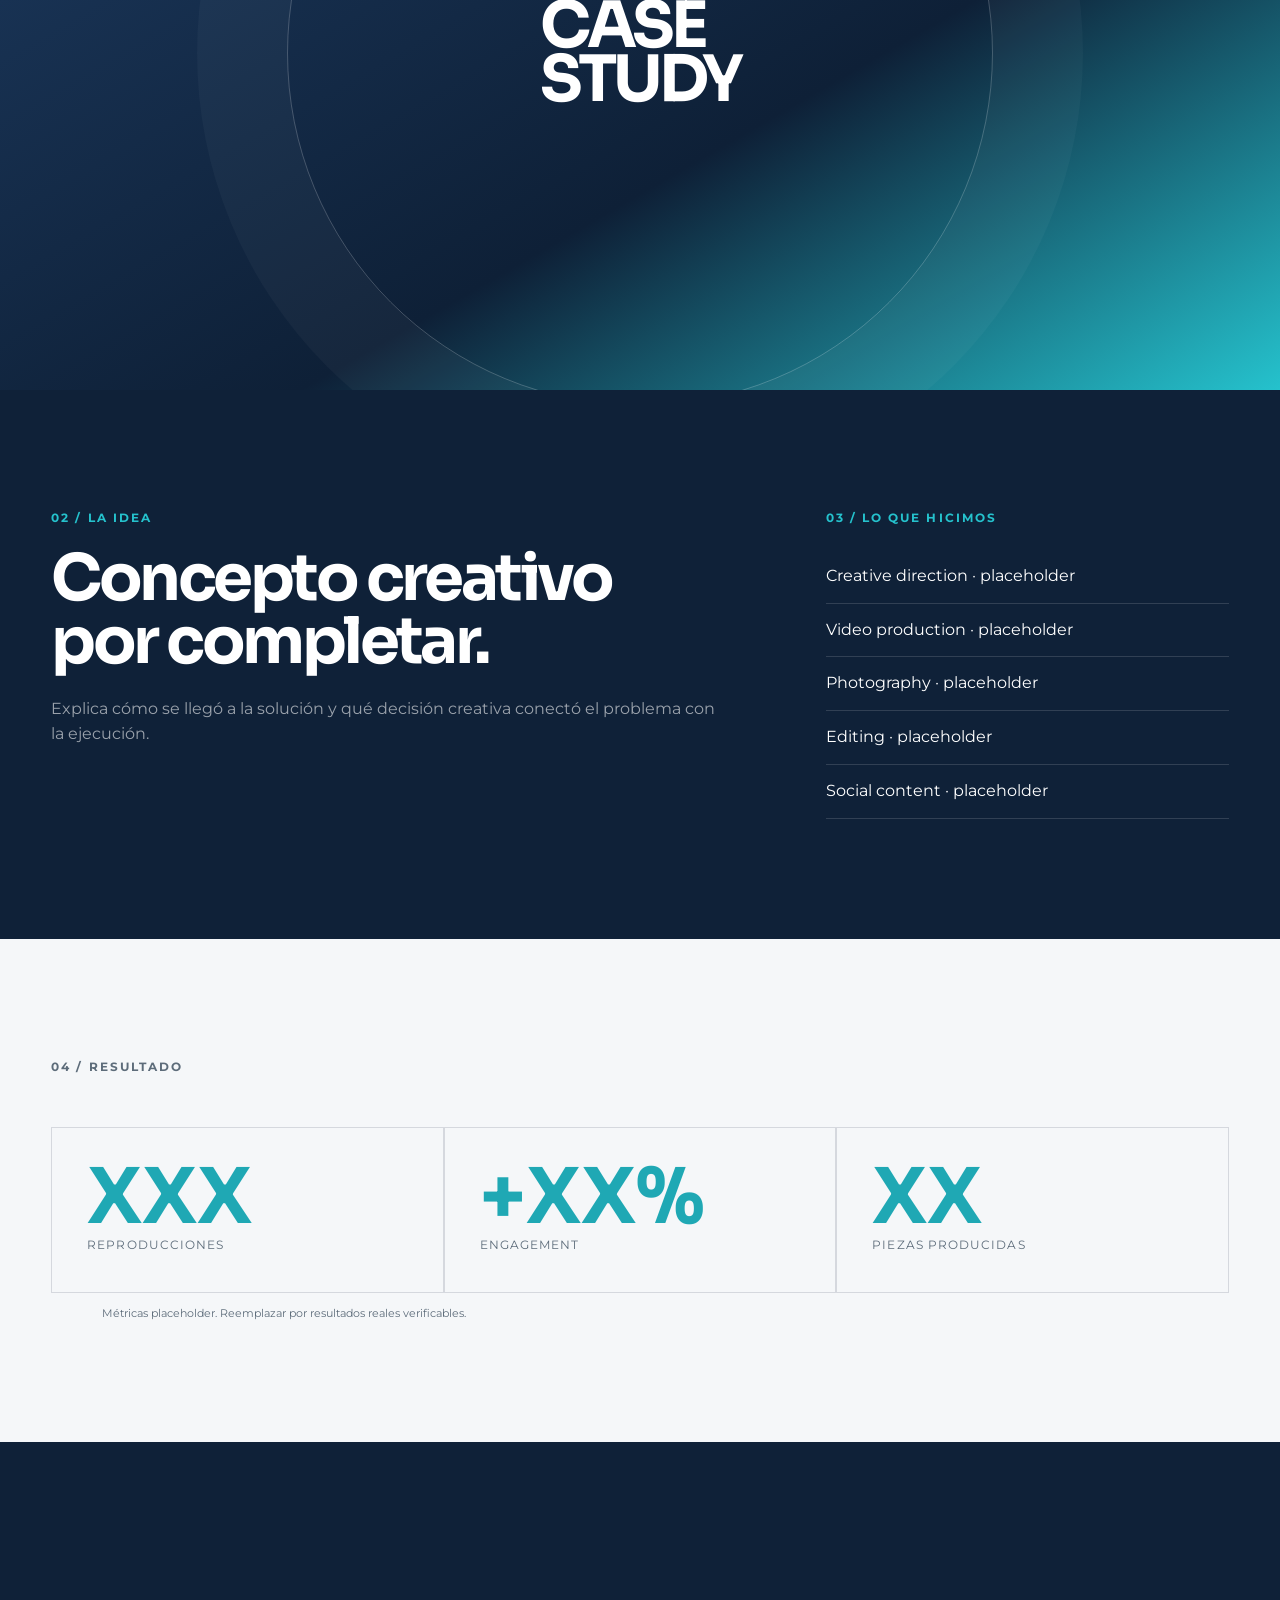
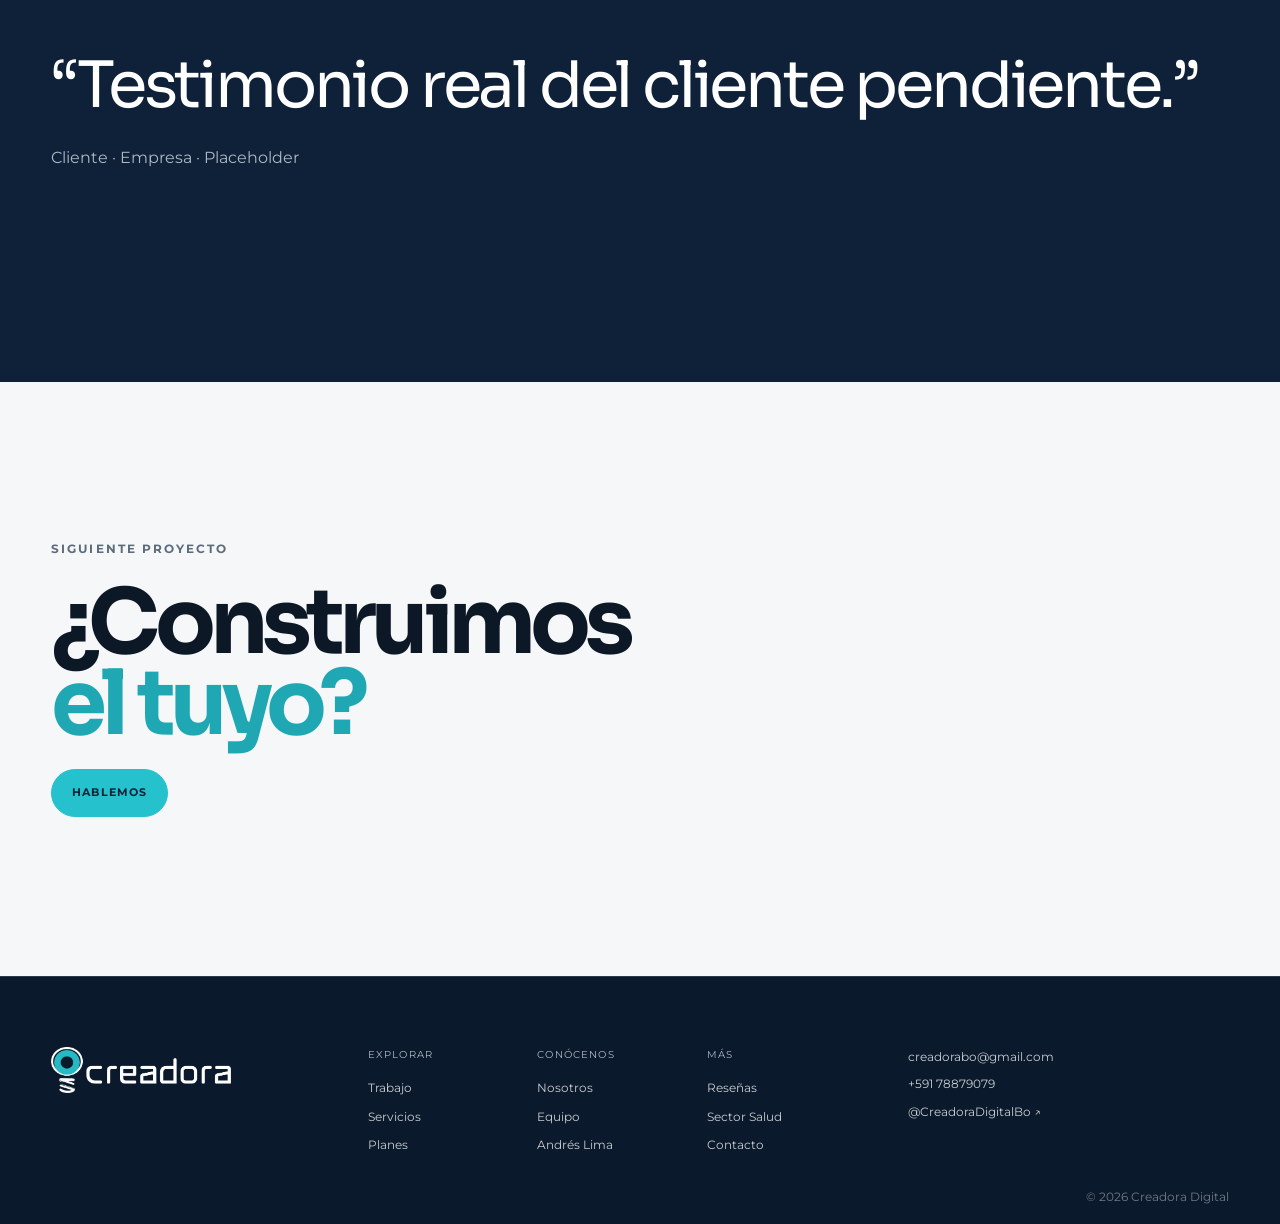
<file: proyecto-demo.html>
<!DOCTYPE html>
<html lang="es">
<head>
  <meta charset="UTF-8" />
  <meta name="viewport" content="width=device-width, initial-scale=1.0" />
  <meta name="theme-color" content="#0f2138" />
  <link rel="icon" href="assets/favicon.png" type="image/png" />
  <link rel="preconnect" href="https://fonts.googleapis.com" />
  <link rel="preconnect" href="https://fonts.gstatic.com" crossorigin />
  <link href="https://fonts.googleapis.com/css2?family=Montserrat:wght@400;500;600;700&family=Sora:wght@400;500;600;700&display=swap" rel="stylesheet" />
  <link rel="stylesheet" href="styles.css" />
  <meta name="description" content="Plantilla de caso de estudio para proyectos de Creadora Digital." />
  <title>Caso de estudio — Creadora Digital</title>
</head>
<body class="">
  <div class="cursor-glow" aria-hidden="true"></div>

  <header class="site-header header-solid">
    <a class="brand" href="index.html" aria-label="Creadora Digital, inicio"><img src="assets/logo-creadora.png" alt="Creadora" /></a>
    <nav class="nav" aria-label="Navegación principal">
      <a class="nav-home" href="index.html" aria-label="Inicio" title="Inicio">
        <svg viewBox="0 0 24 24" aria-hidden="true"><path d="M3 10.8 12 3l9 7.8v9.7a.5.5 0 0 1-.5.5H15v-6H9v6H3.5a.5.5 0 0 1-.5-.5v-9.7Z" fill="none" stroke="currentColor" stroke-width="1.8" stroke-linejoin="round"/></svg>
      </a>
      <a class="nav-special" href="salud.html">Salud</a>
      <a href="trabajo.html">Trabajo</a>
      <a href="servicios.html">Servicios</a>
      <a href="planes.html">Planes</a>
      <div class="nav-dropdown">
        <button class="nav-dropdown-toggle" type="button" aria-expanded="false">Acerca de nosotros <span aria-hidden="true">⌄</span></button>
        <div class="nav-submenu">
          <a href="nosotros.html">Nosotros</a>
          <a href="testimonios.html">Reseñas</a>
          <a href="contacto.html">Contacto</a>
        </div>
      </div>
      <a class="nav-cta" href="contacto.html">Contacto</a>
    </nav>
    <button class="menu-button" aria-label="Abrir menú" aria-expanded="false">Menú</button>
  </header>
<main>
<section class="case-hero"><div class="case-hero-media"><video autoplay muted loop playsinline><source src="https://interactive-examples.mdn.mozilla.net/media/cc0-videos/flower.mp4" type="video/mp4"></video><div class="case-overlay"></div></div><div class="case-title reveal"><span class="placeholder-pill">Caso placeholder</span><p>Cliente / sector · 2026</p><h1>Campaña<br/><span>de marca.</span></h1></div></section>
<section class="case-intro section-pad surface-light"><div><p class="section-label">01 / El desafío</p><h2>Texto del desafío<br/>pendiente.</h2></div><div><p>Este es un template de case study. Sustituye este párrafo por el problema real que tenía el cliente, el contexto y el objetivo del proyecto.</p><div class="case-meta"><div><span>Cliente</span><strong>Placeholder</strong></div><div><span>Servicios</span><strong>Video · Social</strong></div><div><span>Año</span><strong>2026</strong></div></div></div></section>
<section class="case-full-visual"><div class="project-poster poster-social"><span>CASE<br/>STUDY</span></div></section>
<section class="case-story section-pad"><div class="case-block reveal"><p class="section-label teal">02 / La idea</p><h2>Concepto creativo<br/>por completar.</h2><p>Explica cómo se llegó a la solución y qué decisión creativa conectó el problema con la ejecución.</p></div><div class="case-block reveal"><p class="section-label teal">03 / Lo que hicimos</p><ul class="case-services"><li>Creative direction · placeholder</li><li>Video production · placeholder</li><li>Photography · placeholder</li><li>Editing · placeholder</li><li>Social content · placeholder</li></ul></div></section>
<section class="case-results section-pad surface-light"><p class="section-label">04 / Resultado</p><div class="result-grid"><div><strong>XXX</strong><span>reproducciones</span></div><div><strong>+XX%</strong><span>engagement</span></div><div><strong>XX</strong><span>piezas producidas</span></div></div><p class="placeholder-disclaimer">Métricas placeholder. Reemplazar por resultados reales verificables.</p></section>
<section class="case-quote section-pad"><blockquote>“Testimonio real del cliente pendiente.”</blockquote><span>Cliente · Empresa · Placeholder</span></section>
<section class="final-cta section-pad surface-light"><p class="section-label">Siguiente proyecto</p><h2>¿Construimos<br/><span>el tuyo?</span></h2><a class="button button-primary" href="contacto.html">Hablemos</a></section>
</main>

  <footer class="footer footer-v3 section-pad-small">
    <a class="footer-brand" href="index.html"><img src="assets/logo-creadora.png" alt="Creadora" /></a>
    <div class="footer-columns">
      <div><span>Explorar</span><a href="trabajo.html">Trabajo</a><a href="servicios.html">Servicios</a><a href="planes.html">Planes</a></div>
      <div><span>Conócenos</span><a href="nosotros.html">Nosotros</a><a href="equipo.html">Equipo</a><a href="andres.html">Andrés Lima</a></div>
      <div><span>Más</span><a href="testimonios.html">Reseñas</a><a href="salud.html">Sector Salud</a><a href="contacto.html">Contacto</a></div>
    </div>
    <div class="footer-contact"><a href="mailto:creadorabo@gmail.com">creadorabo@gmail.com</a><a href="tel:+59178879079">+591 78879079</a><a href="https://www.youtube.com/@CreadoraDigitalBo" target="_blank" rel="noopener">@CreadoraDigitalBo ↗</a></div>
    <p class="footer-copy">© <span id="year"></span> Creadora Digital</p>
  </footer>
  <script src="script.js"></script>
</body>
</html>
</file>
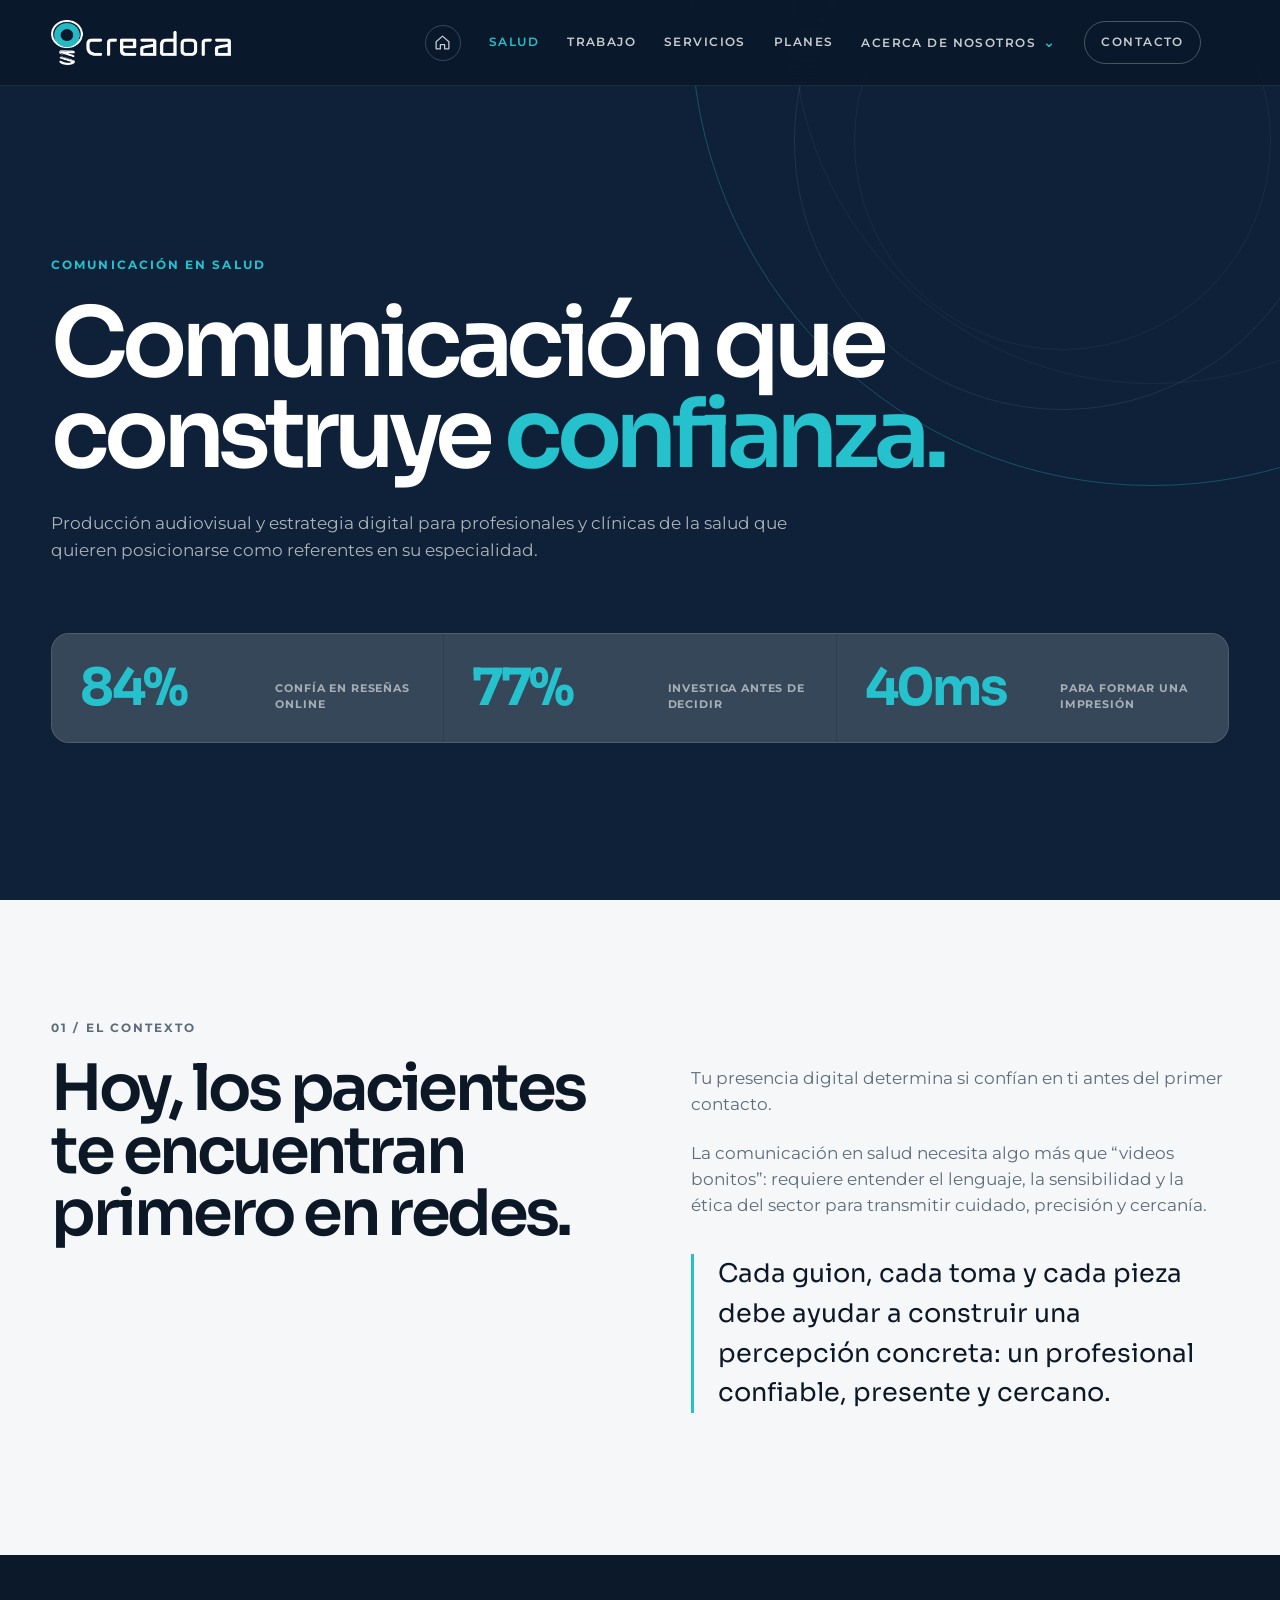
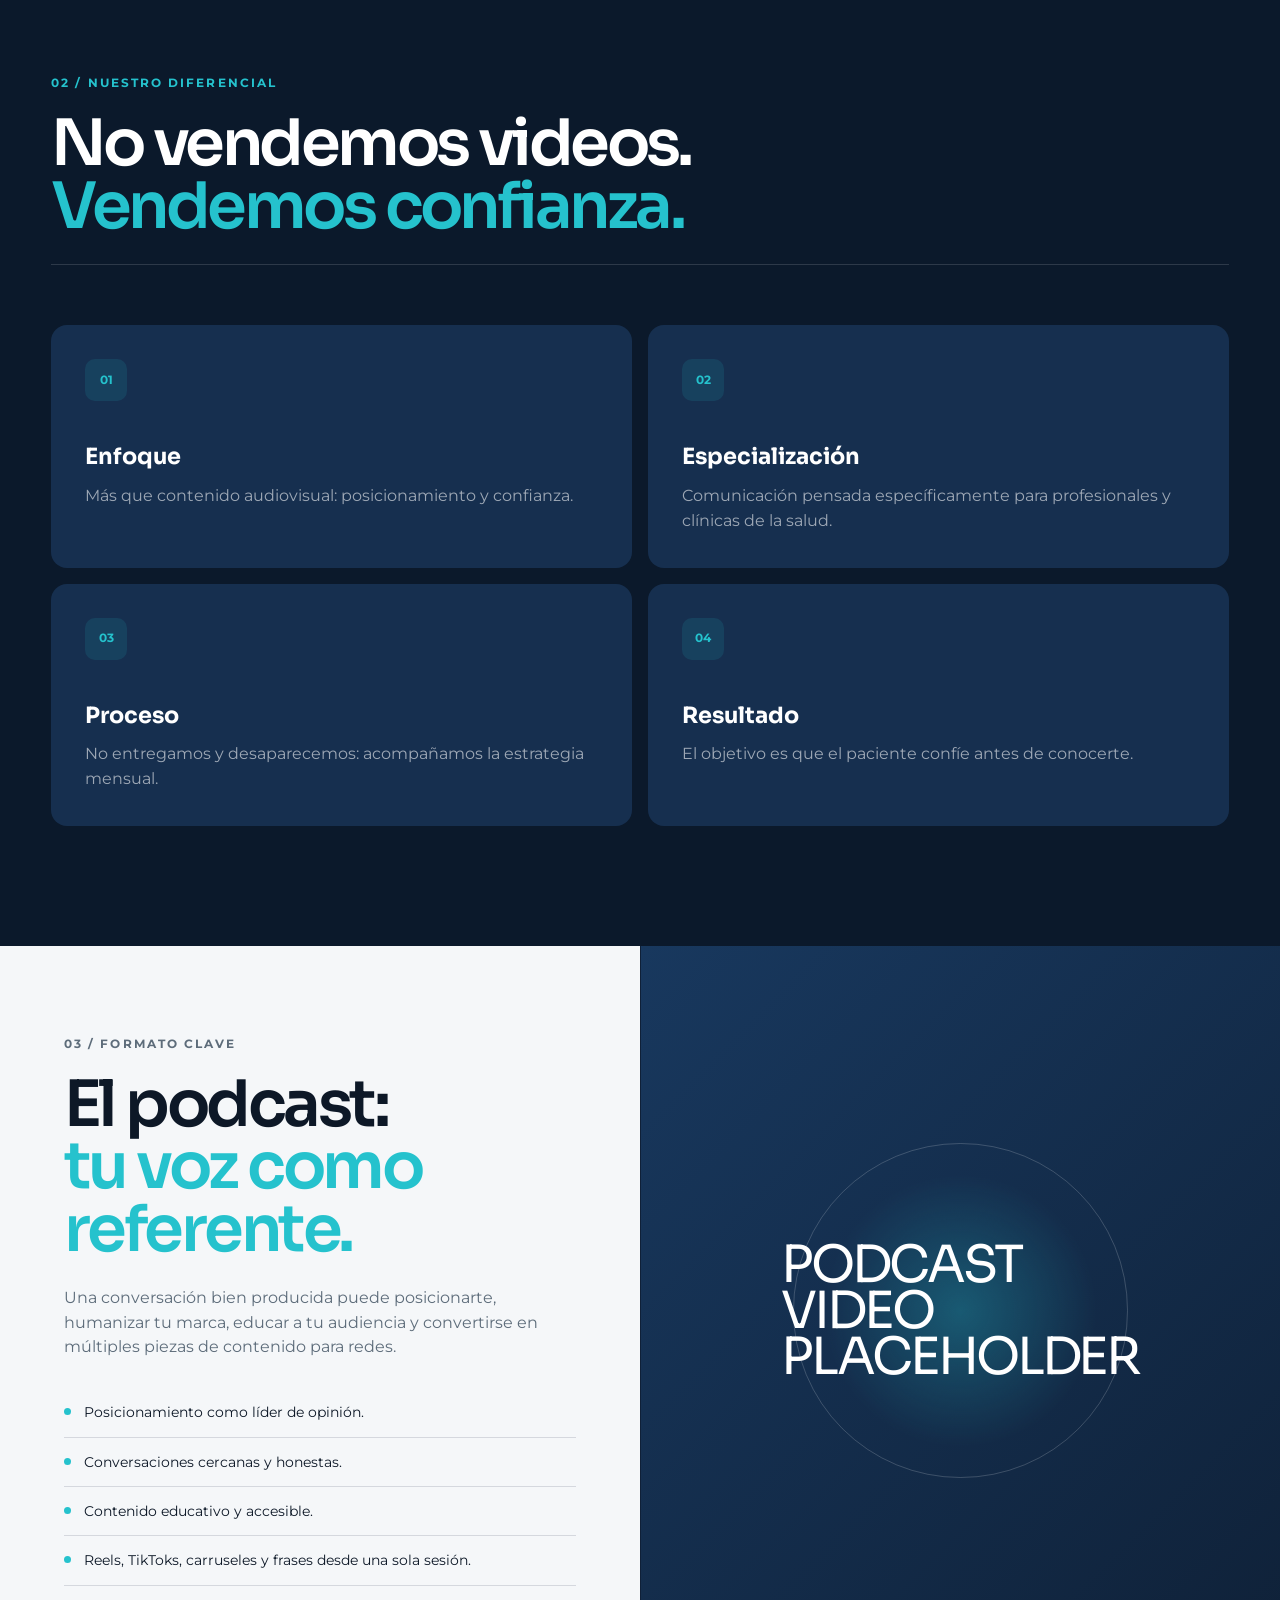
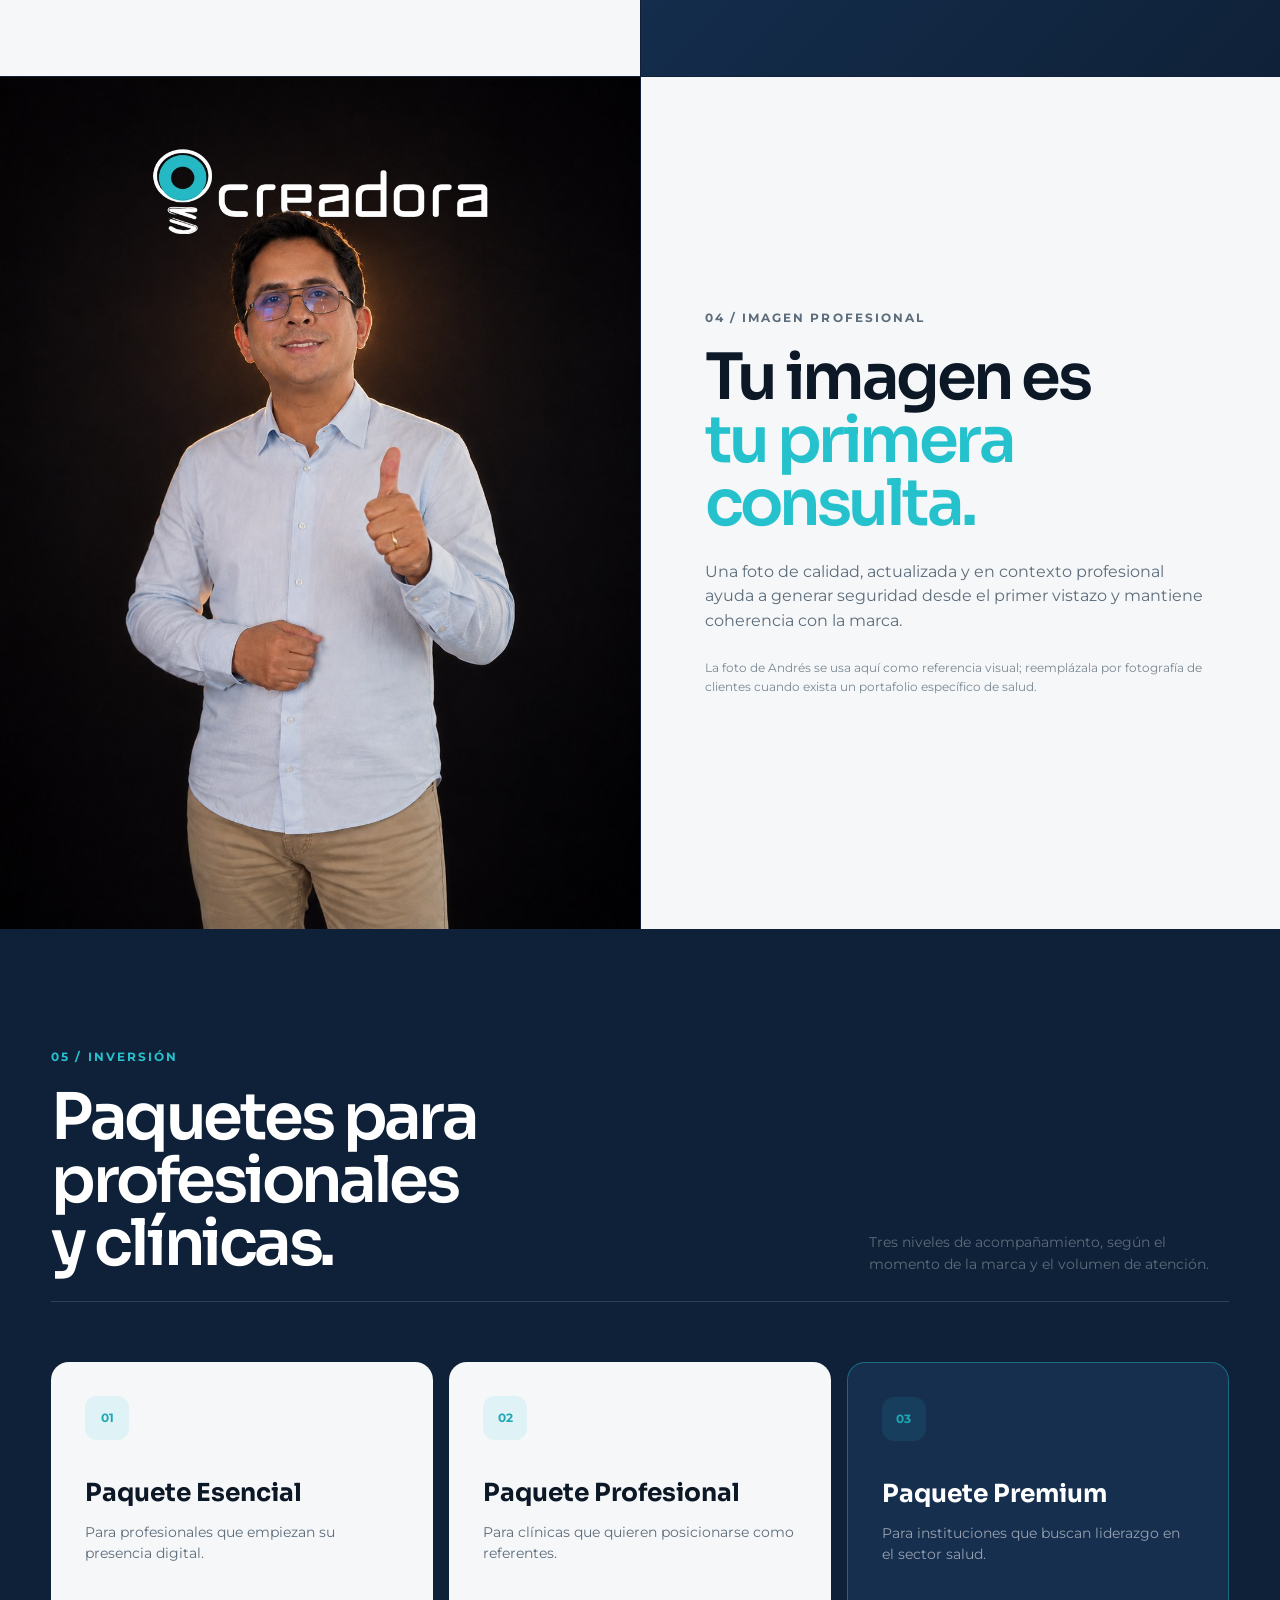
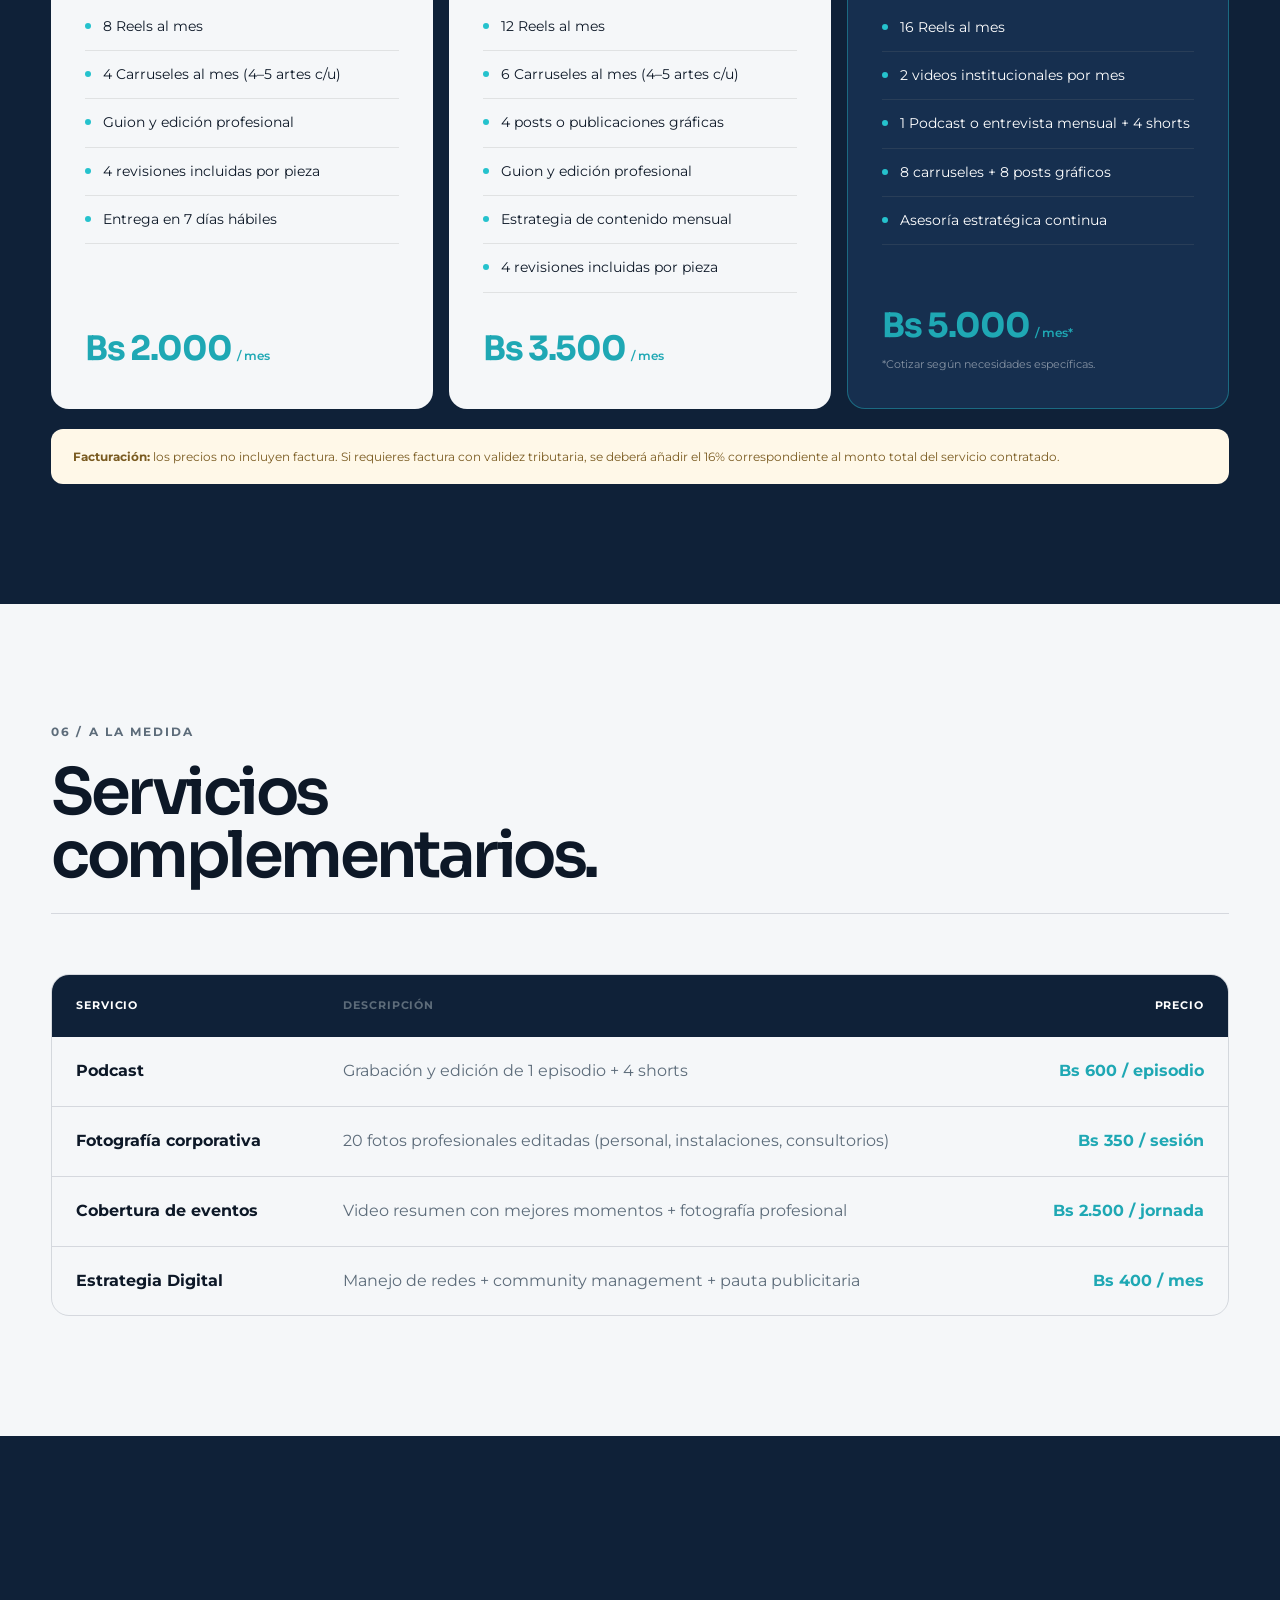
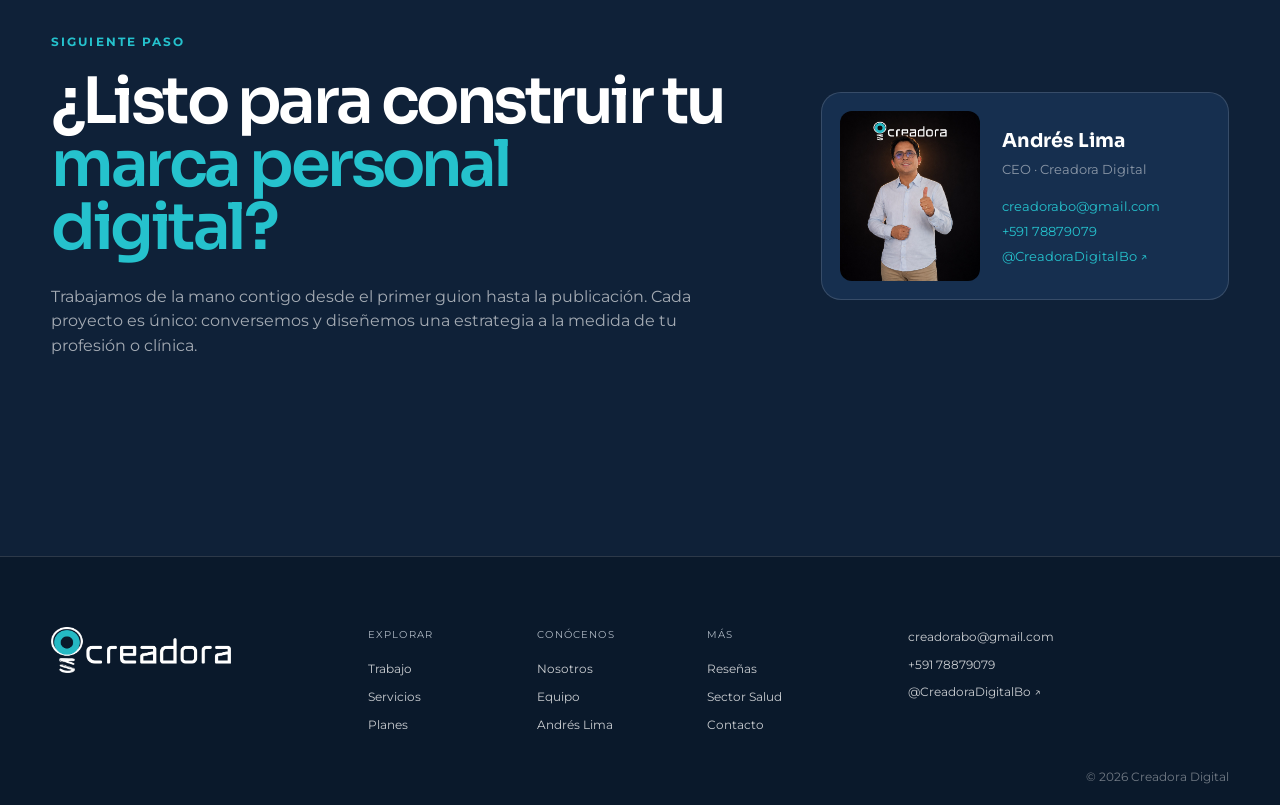
<file: salud.html>
<!DOCTYPE html>
<html lang="es">
<head>
  <meta charset="UTF-8" />
  <meta name="viewport" content="width=device-width, initial-scale=1.0" />
  <meta name="description" content="Creadora Digital para profesionales y clínicas de la salud: producción audiovisual y estrategia digital para construir confianza." />
  <meta name="theme-color" content="#0f2138" />
  <title>Sector Salud — Creadora Digital</title>
  <link rel="icon" href="assets/favicon.png" type="image/png" />
  <link rel="preconnect" href="https://fonts.googleapis.com" />
  <link rel="preconnect" href="https://fonts.gstatic.com" crossorigin />
  <link href="https://fonts.googleapis.com/css2?family=Montserrat:wght@400;500;600;700&family=Sora:wght@400;500;600;700&display=swap" rel="stylesheet" />
  <link rel="stylesheet" href="styles.css" />
</head>
<body data-page="health">
  <div class="cursor-glow" aria-hidden="true"></div>

  <header class="site-header header-solid">
    <a class="brand" href="index.html" aria-label="Creadora Digital, inicio"><img src="assets/logo-creadora.png" alt="Creadora" /></a>
    <nav class="nav" aria-label="Navegación principal">
      <a class="nav-home" href="index.html" aria-label="Inicio" title="Inicio">
        <svg viewBox="0 0 24 24" aria-hidden="true"><path d="M3 10.8 12 3l9 7.8v9.7a.5.5 0 0 1-.5.5H15v-6H9v6H3.5a.5.5 0 0 1-.5-.5v-9.7Z" fill="none" stroke="currentColor" stroke-width="1.8" stroke-linejoin="round"/></svg>
      </a>
      <a class="nav-special" href="salud.html">Salud</a>
      <a href="trabajo.html">Trabajo</a>
      <a href="servicios.html">Servicios</a>
      <a href="planes.html">Planes</a>
      <div class="nav-dropdown">
        <button class="nav-dropdown-toggle" type="button" aria-expanded="false">Acerca de nosotros <span aria-hidden="true">⌄</span></button>
        <div class="nav-submenu">
          <a href="nosotros.html">Nosotros</a>
          <a href="testimonios.html">Reseñas</a>
          <a href="contacto.html">Contacto</a>
        </div>
      </div>
      <a class="nav-cta" href="contacto.html">Contacto</a>
    </nav>
    <button class="menu-button" aria-label="Abrir menú" aria-expanded="false">Menú</button>
  </header>

  <main>
    <section class="health-hero">
      <div class="health-orbit health-orbit-a" aria-hidden="true"></div>
      <div class="health-orbit health-orbit-b" aria-hidden="true"></div>
      <div class="health-hero-content reveal">
        <p class="eyebrow teal">Comunicación en salud</p>
        <h1>Comunicación que<br />construye <span>confianza.</span></h1>
        <p>Producción audiovisual y estrategia digital para profesionales y clínicas de la salud que quieren posicionarse como referentes en su especialidad.</p>
      </div>
      <div class="health-hero-stats reveal">
        <div><strong>84%</strong><span>confía en reseñas online</span></div>
        <div><strong>77%</strong><span>investiga antes de decidir</span></div>
        <div><strong>40ms</strong><span>para formar una impresión</span></div>
      </div>
    </section>

    <section class="health-context section-pad surface-light">
      <div class="context-title reveal">
        <p class="section-label">01 / El contexto</p>
        <h2>Hoy, los pacientes te encuentran primero en redes.</h2>
      </div>
      <div class="context-copy reveal">
        <p>Tu presencia digital determina si confían en ti antes del primer contacto.</p>
        <p>La comunicación en salud necesita algo más que “videos bonitos”: requiere entender el lenguaje, la sensibilidad y la ética del sector para transmitir cuidado, precisión y cercanía.</p>
        <p class="pullquote">Cada guion, cada toma y cada pieza debe ayudar a construir una percepción concreta: un profesional confiable, presente y cercano.</p>
      </div>
    </section>

    <section class="difference section-pad">
      <div class="section-heading reveal">
        <div><p class="section-label teal">02 / Nuestro diferencial</p><h2>No vendemos videos.<br /><span>Vendemos confianza.</span></h2></div>
      </div>
      <div class="difference-grid">
        <article class="difference-card reveal"><span>01</span><h3>Enfoque</h3><p>Más que contenido audiovisual: posicionamiento y confianza.</p></article>
        <article class="difference-card reveal"><span>02</span><h3>Especialización</h3><p>Comunicación pensada específicamente para profesionales y clínicas de la salud.</p></article>
        <article class="difference-card reveal"><span>03</span><h3>Proceso</h3><p>No entregamos y desaparecemos: acompañamos la estrategia mensual.</p></article>
        <article class="difference-card reveal"><span>04</span><h3>Resultado</h3><p>El objetivo es que el paciente confíe antes de conocerte.</p></article>
      </div>
    </section>

    <section class="health-formats section-pad surface-light">
      <div class="format-block reveal">
        <p class="section-label">03 / Formato clave</p>
        <h2>El podcast:<br /><span>tu voz como referente.</span></h2>
        <p>Una conversación bien producida puede posicionarte, humanizar tu marca, educar a tu audiencia y convertirse en múltiples piezas de contenido para redes.</p>
        <ul class="clean-list">
          <li>Posicionamiento como líder de opinión.</li>
          <li>Conversaciones cercanas y honestas.</li>
          <li>Contenido educativo y accesible.</li>
          <li>Reels, TikToks, carruseles y frases desde una sola sesión.</li>
        </ul>
      </div>
      <div class="format-visual reveal">
        <div class="format-placeholder"><span>PODCAST<br />VIDEO<br />PLACEHOLDER</span></div>
      </div>
      <div class="format-visual portrait reveal">
        <img src="assets/andres-lima.jpg" alt="Retrato profesional de Andrés Lima" loading="lazy" />
      </div>
      <div class="format-block reveal">
        <p class="section-label">04 / Imagen profesional</p>
        <h2>Tu imagen es<br /><span>tu primera consulta.</span></h2>
        <p>Una foto de calidad, actualizada y en contexto profesional ayuda a generar seguridad desde el primer vistazo y mantiene coherencia con la marca.</p>
        <p class="small-note">La foto de Andrés se usa aquí como referencia visual; reemplázala por fotografía de clientes cuando exista un portafolio específico de salud.</p>
      </div>
    </section>

    <section class="packages section-pad">
      <div class="section-heading reveal">
        <div><p class="section-label teal">05 / Inversión</p><h2>Paquetes para profesionales<br />y clínicas.</h2></div>
        <p class="heading-note">Tres niveles de acompañamiento, según el momento de la marca y el volumen de atención.</p>
      </div>

      <div class="package-grid">
        <article class="package-card reveal">
          <span class="package-number">01</span>
          <h3>Paquete Esencial</h3>
          <p class="package-for">Para profesionales que empiezan su presencia digital.</p>
          <ul><li>8 Reels al mes</li><li>4 Carruseles al mes (4–5 artes c/u)</li><li>Guion y edición profesional</li><li>4 revisiones incluidas por pieza</li><li>Entrega en 7 días hábiles</li></ul>
          <p class="price">Bs 2.000 <span>/ mes</span></p>
        </article>

        <article class="package-card reveal">
          <span class="package-number">02</span>
          <h3>Paquete Profesional</h3>
          <p class="package-for">Para clínicas que quieren posicionarse como referentes.</p>
          <ul><li>12 Reels al mes</li><li>6 Carruseles al mes (4–5 artes c/u)</li><li>4 posts o publicaciones gráficas</li><li>Guion y edición profesional</li><li>Estrategia de contenido mensual</li><li>4 revisiones incluidas por pieza</li></ul>
          <p class="price">Bs 3.500 <span>/ mes</span></p>
        </article>

        <article class="package-card package-featured reveal">
          <span class="package-number">03</span>
          <h3>Paquete Premium</h3>
          <p class="package-for">Para instituciones que buscan liderazgo en el sector salud.</p>
          <ul><li>16 Reels al mes</li><li>2 videos institucionales por mes</li><li>1 Podcast o entrevista mensual + 4 shorts</li><li>8 carruseles + 8 posts gráficos</li><li>Asesoría estratégica continua</li></ul>
          <p class="price">Bs 5.000 <span>/ mes*</span></p>
          <p class="package-note">*Cotizar según necesidades específicas.</p>
        </article>
      </div>
      <p class="tax-note reveal"><strong>Facturación:</strong> los precios no incluyen factura. Si requieres factura con validez tributaria, se deberá añadir el 16% correspondiente al monto total del servicio contratado.</p>
    </section>

    <section class="extras section-pad surface-light">
      <div class="section-heading reveal">
        <div><p class="section-label">06 / A la medida</p><h2>Servicios<br />complementarios.</h2></div>
      </div>
      <div class="extras-table reveal" role="table" aria-label="Servicios complementarios">
        <div class="extras-row extras-head" role="row"><span>Servicio</span><span>Descripción</span><span>Precio</span></div>
        <div class="extras-row" role="row"><strong>Podcast</strong><span>Grabación y edición de 1 episodio + 4 shorts</span><strong>Bs 600 / episodio</strong></div>
        <div class="extras-row" role="row"><strong>Fotografía corporativa</strong><span>20 fotos profesionales editadas (personal, instalaciones, consultorios)</span><strong>Bs 350 / sesión</strong></div>
        <div class="extras-row" role="row"><strong>Cobertura de eventos</strong><span>Video resumen con mejores momentos + fotografía profesional</span><strong>Bs 2.500 / jornada</strong></div>
        <div class="extras-row" role="row"><strong>Estrategia Digital</strong><span>Manejo de redes + community management + pauta publicitaria</span><strong>Bs 400 / mes</strong></div>
      </div>
    </section>

    <section class="health-contact section-pad" id="contacto-salud">
      <div class="health-contact-copy reveal">
        <p class="section-label teal">Siguiente paso</p>
        <h2>¿Listo para construir tu<br /><span>marca personal digital?</span></h2>
        <p>Trabajamos de la mano contigo desde el primer guion hasta la publicación. Cada proyecto es único: conversemos y diseñemos una estrategia a la medida de tu profesión o clínica.</p>
      </div>
      <div class="health-contact-card reveal">
        <img src="assets/andres-lima.jpg" alt="Andrés Lima, CEO de Creadora Digital" />
        <div>
          <strong>Andrés Lima</strong>
          <span>CEO · Creadora Digital</span>
          <a href="mailto:creadorabo@gmail.com">creadorabo@gmail.com</a>
          <a href="tel:+59178879079">+591 78879079</a>
          <a href="https://www.youtube.com/@CreadoraDigitalBo" target="_blank" rel="noopener">@CreadoraDigitalBo ↗</a>
        </div>
      </div>
    </section>
  </main>


  <footer class="footer footer-v3 section-pad-small">
    <a class="footer-brand" href="index.html"><img src="assets/logo-creadora.png" alt="Creadora" /></a>
    <div class="footer-columns">
      <div><span>Explorar</span><a href="trabajo.html">Trabajo</a><a href="servicios.html">Servicios</a><a href="planes.html">Planes</a></div>
      <div><span>Conócenos</span><a href="nosotros.html">Nosotros</a><a href="equipo.html">Equipo</a><a href="andres.html">Andrés Lima</a></div>
      <div><span>Más</span><a href="testimonios.html">Reseñas</a><a href="salud.html">Sector Salud</a><a href="contacto.html">Contacto</a></div>
    </div>
    <div class="footer-contact"><a href="mailto:creadorabo@gmail.com">creadorabo@gmail.com</a><a href="tel:+59178879079">+591 78879079</a><a href="https://www.youtube.com/@CreadoraDigitalBo" target="_blank" rel="noopener">@CreadoraDigitalBo ↗</a></div>
    <p class="footer-copy">© <span id="year"></span> Creadora Digital</p>
  </footer>
  <script src="script.js"></script>
</body>
</html>
</file>
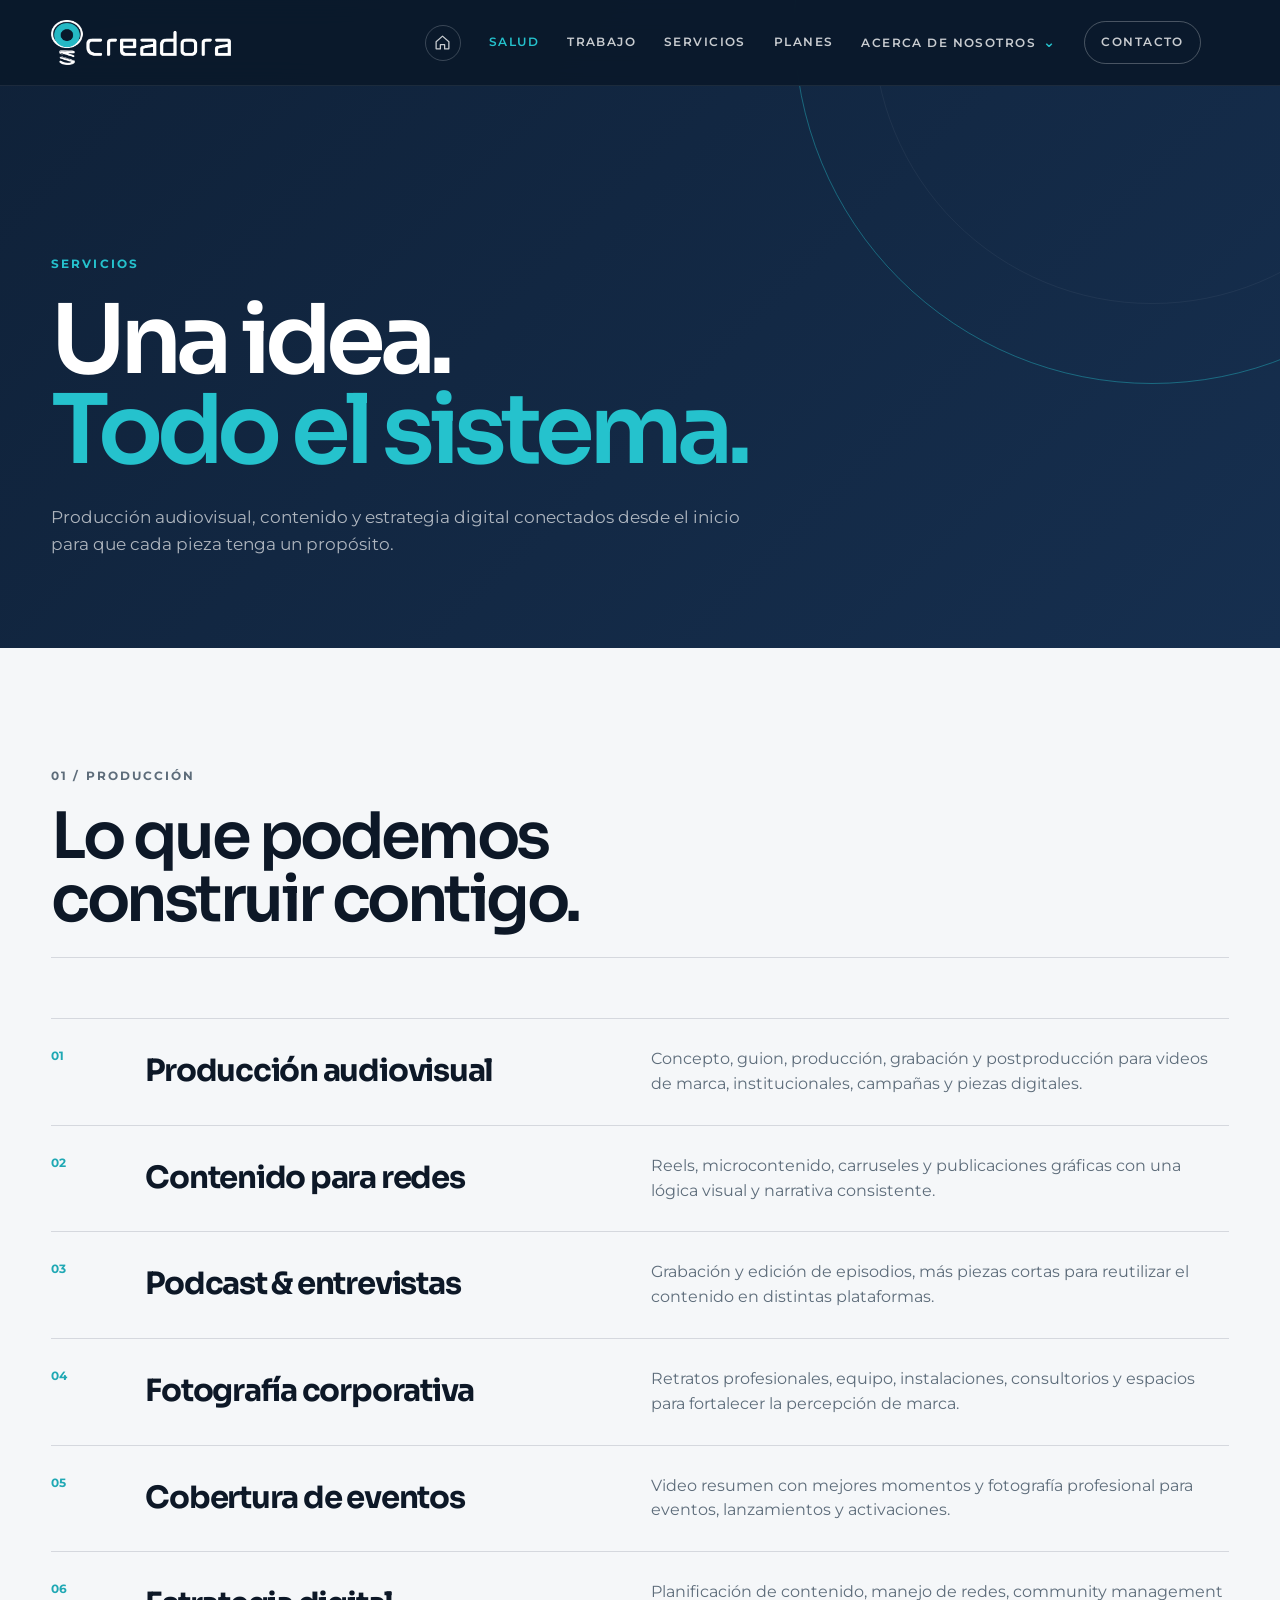
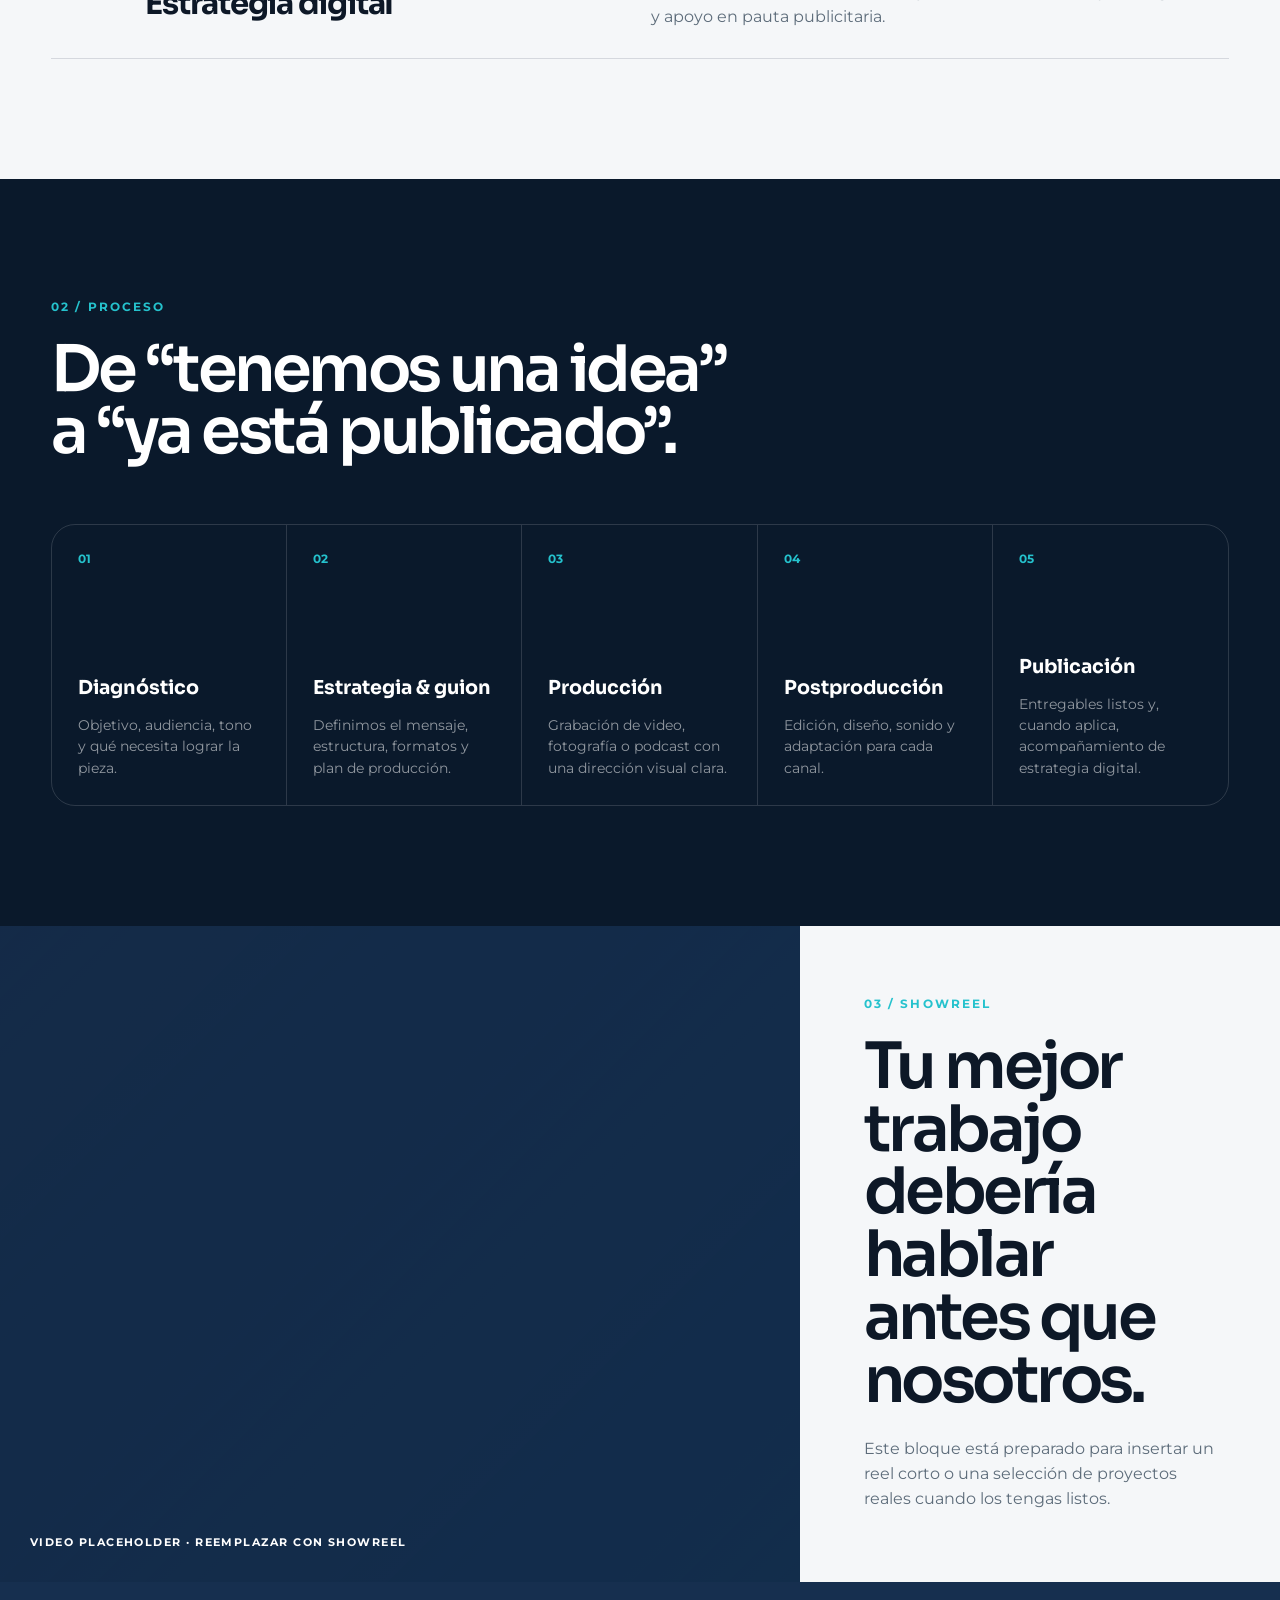
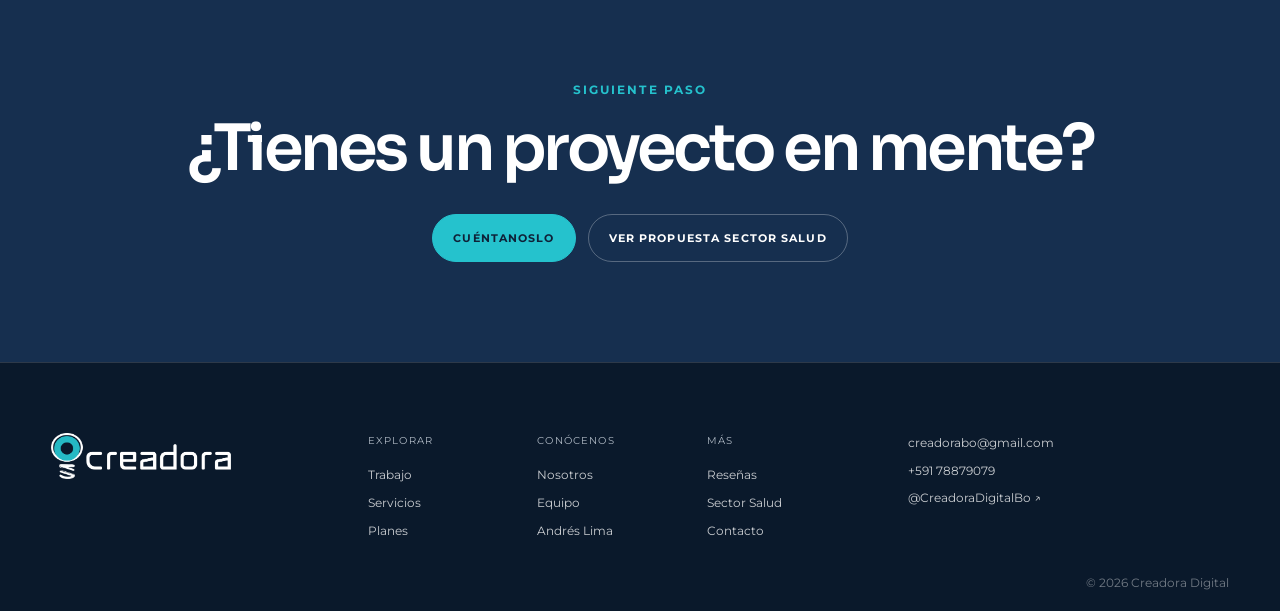
<file: servicios.html>
<!DOCTYPE html>
<html lang="es">
<head>
  <meta charset="UTF-8" />
  <meta name="viewport" content="width=device-width, initial-scale=1.0" />
  <meta name="description" content="Servicios de Creadora Digital: producción audiovisual, podcast, fotografía, eventos, contenido y estrategia digital." />
  <meta name="theme-color" content="#0f2138" />
  <title>Servicios — Creadora Digital</title>
  <link rel="icon" href="assets/favicon.png" type="image/png" />
  <link rel="preconnect" href="https://fonts.googleapis.com" />
  <link rel="preconnect" href="https://fonts.gstatic.com" crossorigin />
  <link href="https://fonts.googleapis.com/css2?family=Montserrat:wght@400;500;600;700&family=Sora:wght@400;500;600;700&display=swap" rel="stylesheet" />
  <link rel="stylesheet" href="styles.css" />
</head>
<body data-page="services">
  <div class="cursor-glow" aria-hidden="true"></div>

  <header class="site-header header-solid">
    <a class="brand" href="index.html" aria-label="Creadora Digital, inicio"><img src="assets/logo-creadora.png" alt="Creadora" /></a>
    <nav class="nav" aria-label="Navegación principal">
      <a class="nav-home" href="index.html" aria-label="Inicio" title="Inicio">
        <svg viewBox="0 0 24 24" aria-hidden="true"><path d="M3 10.8 12 3l9 7.8v9.7a.5.5 0 0 1-.5.5H15v-6H9v6H3.5a.5.5 0 0 1-.5-.5v-9.7Z" fill="none" stroke="currentColor" stroke-width="1.8" stroke-linejoin="round"/></svg>
      </a>
      <a class="nav-special" href="salud.html">Salud</a>
      <a href="trabajo.html">Trabajo</a>
      <a href="servicios.html">Servicios</a>
      <a href="planes.html">Planes</a>
      <div class="nav-dropdown">
        <button class="nav-dropdown-toggle" type="button" aria-expanded="false">Acerca de nosotros <span aria-hidden="true">⌄</span></button>
        <div class="nav-submenu">
          <a href="nosotros.html">Nosotros</a>
          <a href="testimonios.html">Reseñas</a>
          <a href="contacto.html">Contacto</a>
        </div>
      </div>
      <a class="nav-cta" href="contacto.html">Contacto</a>
    </nav>
    <button class="menu-button" aria-label="Abrir menú" aria-expanded="false">Menú</button>
  </header>

  <main>
    <section class="page-hero">
      <div class="page-hero-orbit" aria-hidden="true"></div>
      <div class="page-hero-content reveal">
        <p class="eyebrow teal">Servicios</p>
        <h1>Una idea.<br /><span>Todo el sistema.</span></h1>
        <p>Producción audiovisual, contenido y estrategia digital conectados desde el inicio para que cada pieza tenga un propósito.</p>
      </div>
    </section>

    <section class="service-detail section-pad surface-light">
      <div class="section-heading reveal">
        <div>
          <p class="section-label">01 / Producción</p>
          <h2>Lo que podemos<br />construir contigo.</h2>
        </div>
      </div>

      <div class="detail-list">
        <article class="detail-row reveal">
          <span>01</span><h3>Producción audiovisual</h3>
          <p>Concepto, guion, producción, grabación y postproducción para videos de marca, institucionales, campañas y piezas digitales.</p>
        </article>
        <article class="detail-row reveal">
          <span>02</span><h3>Contenido para redes</h3>
          <p>Reels, microcontenido, carruseles y publicaciones gráficas con una lógica visual y narrativa consistente.</p>
        </article>
        <article class="detail-row reveal">
          <span>03</span><h3>Podcast & entrevistas</h3>
          <p>Grabación y edición de episodios, más piezas cortas para reutilizar el contenido en distintas plataformas.</p>
        </article>
        <article class="detail-row reveal">
          <span>04</span><h3>Fotografía corporativa</h3>
          <p>Retratos profesionales, equipo, instalaciones, consultorios y espacios para fortalecer la percepción de marca.</p>
        </article>
        <article class="detail-row reveal">
          <span>05</span><h3>Cobertura de eventos</h3>
          <p>Video resumen con mejores momentos y fotografía profesional para eventos, lanzamientos y activaciones.</p>
        </article>
        <article class="detail-row reveal">
          <span>06</span><h3>Estrategia digital</h3>
          <p>Planificación de contenido, manejo de redes, community management y apoyo en pauta publicitaria.</p>
        </article>
      </div>
    </section>

    <section class="process section-pad">
      <div class="process-heading reveal">
        <p class="section-label teal">02 / Proceso</p>
        <h2>De “tenemos una idea”<br />a “ya está publicado”.</h2>
      </div>
      <div class="process-grid">
        <article class="process-card reveal"><span>01</span><h3>Diagnóstico</h3><p>Objetivo, audiencia, tono y qué necesita lograr la pieza.</p></article>
        <article class="process-card reveal"><span>02</span><h3>Estrategia & guion</h3><p>Definimos el mensaje, estructura, formatos y plan de producción.</p></article>
        <article class="process-card reveal"><span>03</span><h3>Producción</h3><p>Grabación de video, fotografía o podcast con una dirección visual clara.</p></article>
        <article class="process-card reveal"><span>04</span><h3>Postproducción</h3><p>Edición, diseño, sonido y adaptación para cada canal.</p></article>
        <article class="process-card reveal"><span>05</span><h3>Publicación</h3><p>Entregables listos y, cuando aplica, acompañamiento de estrategia digital.</p></article>
      </div>
    </section>

    <section class="placeholder-showcase reveal">
      <div class="showcase-video placeholder-media media-b">
        <video autoplay muted loop playsinline preload="metadata">
          <source src="https://interactive-examples.mdn.mozilla.net/media/cc0-videos/flower.mp4" type="video/mp4" />
        </video>
        <div class="media-wash"></div>
        <span>VIDEO PLACEHOLDER · REEMPLAZAR CON SHOWREEL</span>
      </div>
      <div class="showcase-copy">
        <p class="section-label teal">03 / Showreel</p>
        <h2>Tu mejor trabajo debería hablar antes que nosotros.</h2>
        <p>Este bloque está preparado para insertar un reel corto o una selección de proyectos reales cuando los tengas listos.</p>
      </div>
    </section>

    <section class="cta-band">
      <p class="section-label teal">Siguiente paso</p>
      <h2>¿Tienes un proyecto en mente?</h2>
      <div class="cta-actions">
        <a class="button button-primary" href="index.html#contacto">Cuéntanoslo</a>
        <a class="button button-ghost" href="salud.html">Ver propuesta Sector Salud</a>
      </div>
    </section>
  </main>


  <footer class="footer footer-v3 section-pad-small">
    <a class="footer-brand" href="index.html"><img src="assets/logo-creadora.png" alt="Creadora" /></a>
    <div class="footer-columns">
      <div><span>Explorar</span><a href="trabajo.html">Trabajo</a><a href="servicios.html">Servicios</a><a href="planes.html">Planes</a></div>
      <div><span>Conócenos</span><a href="nosotros.html">Nosotros</a><a href="equipo.html">Equipo</a><a href="andres.html">Andrés Lima</a></div>
      <div><span>Más</span><a href="testimonios.html">Reseñas</a><a href="salud.html">Sector Salud</a><a href="contacto.html">Contacto</a></div>
    </div>
    <div class="footer-contact"><a href="mailto:creadorabo@gmail.com">creadorabo@gmail.com</a><a href="tel:+59178879079">+591 78879079</a><a href="https://www.youtube.com/@CreadoraDigitalBo" target="_blank" rel="noopener">@CreadoraDigitalBo ↗</a></div>
    <p class="footer-copy">© <span id="year"></span> Creadora Digital</p>
  </footer>
  <script src="script.js"></script>
</body>
</html>
</file>
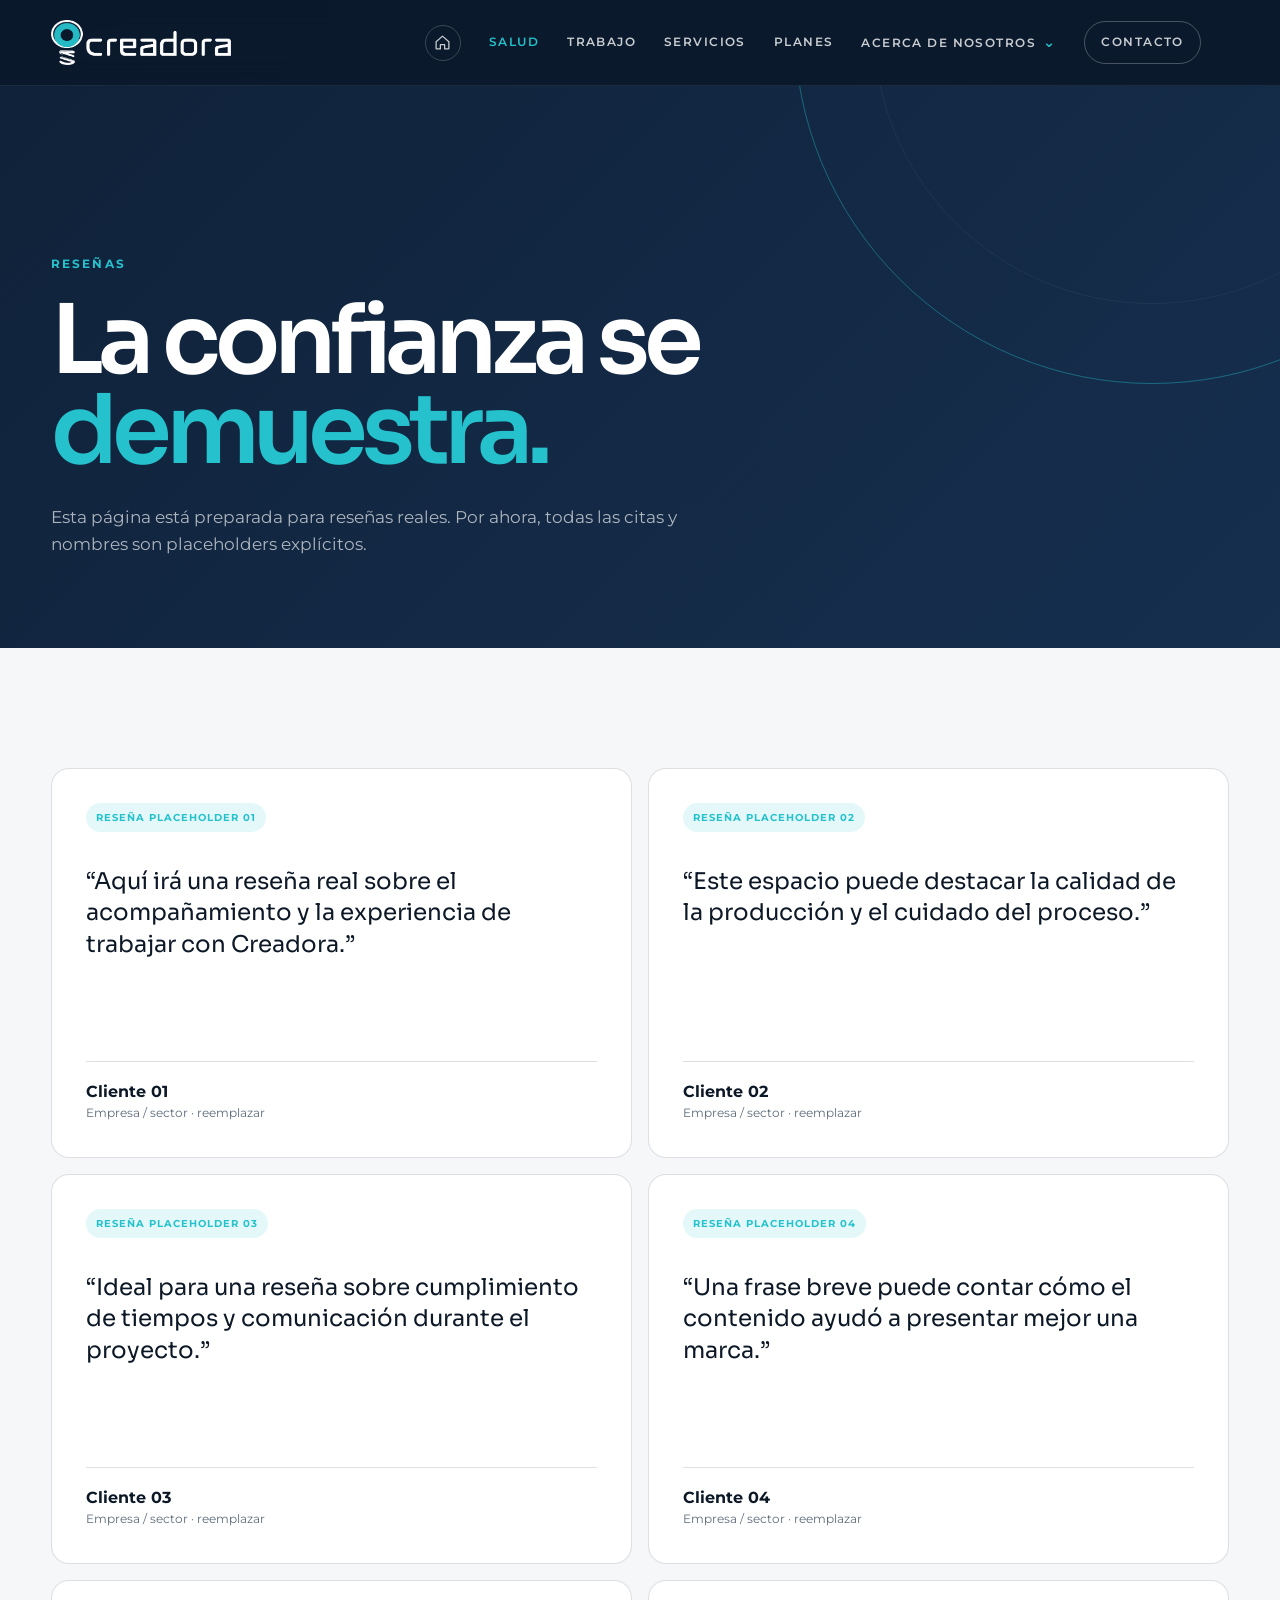
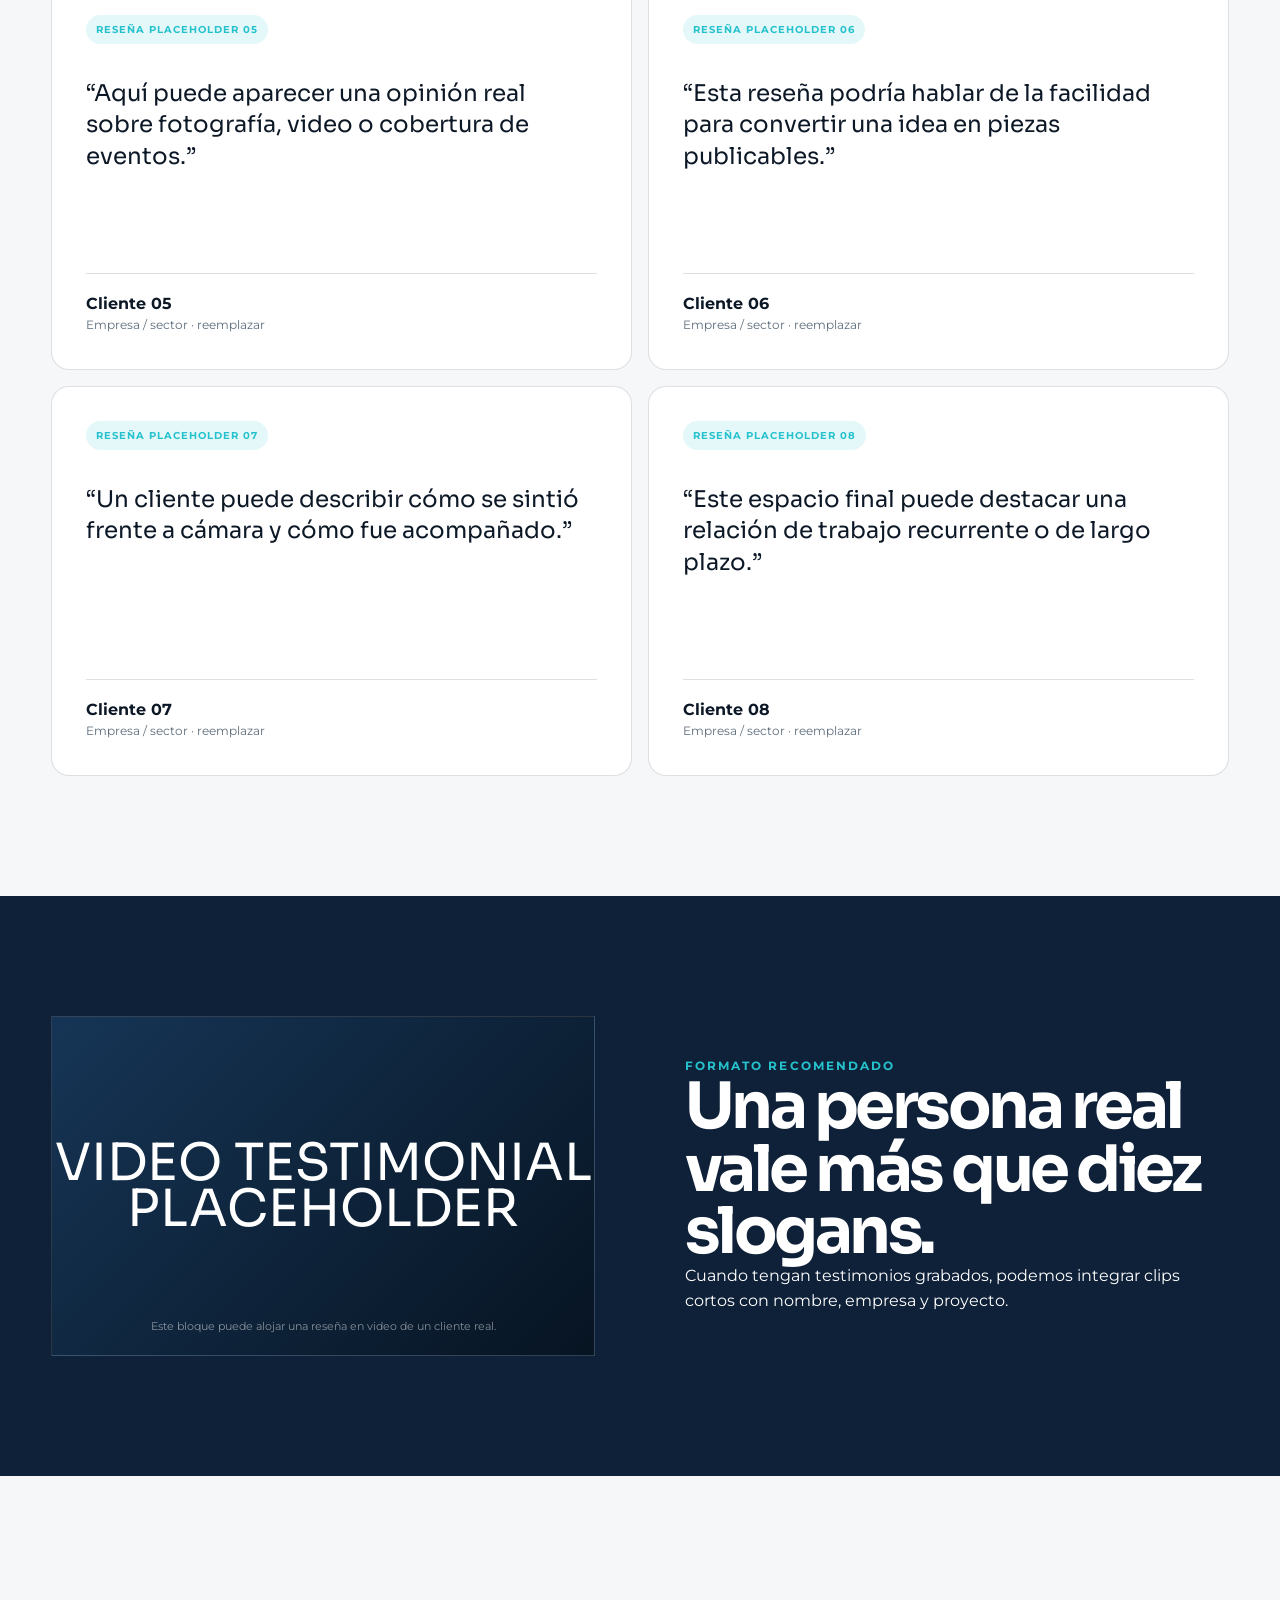
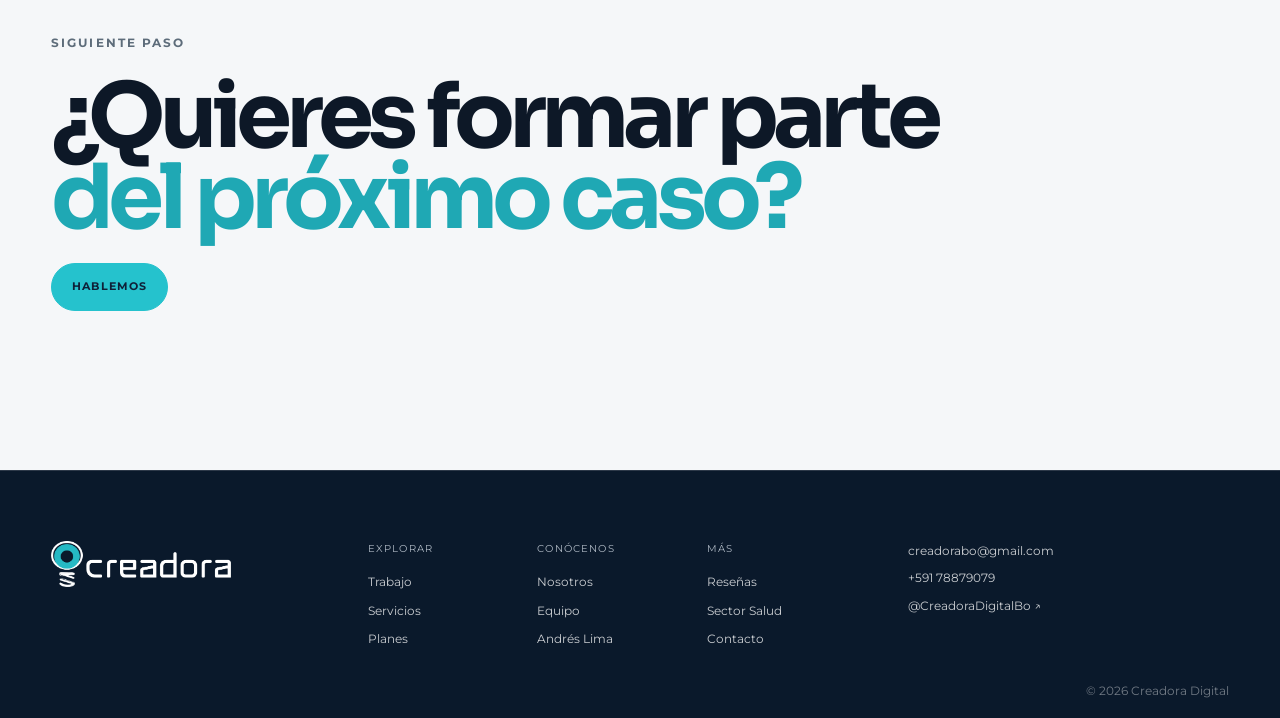
<file: testimonios.html>
<!DOCTYPE html>
<html lang="es">
<head>
  <meta charset="UTF-8" />
  <meta name="viewport" content="width=device-width, initial-scale=1.0" />
  <meta name="theme-color" content="#0f2138" />
  <link rel="icon" href="assets/favicon.png" type="image/png" />
  <link rel="preconnect" href="https://fonts.googleapis.com" />
  <link rel="preconnect" href="https://fonts.gstatic.com" crossorigin />
  <link href="https://fonts.googleapis.com/css2?family=Montserrat:wght@400;500;600;700&family=Sora:wght@400;500;600;700&display=swap" rel="stylesheet" />
  <link rel="stylesheet" href="styles.css" />
  <meta name="description" content="Reseñas y testimonios de clientes de Creadora Digital." />
  <title>Reseñas — Creadora Digital</title>
</head>
<body class="">
  <div class="cursor-glow" aria-hidden="true"></div>

  <header class="site-header header-solid">
    <a class="brand" href="index.html" aria-label="Creadora Digital, inicio"><img src="assets/logo-creadora.png" alt="Creadora" /></a>
    <nav class="nav" aria-label="Navegación principal">
      <a class="nav-home" href="index.html" aria-label="Inicio" title="Inicio">
        <svg viewBox="0 0 24 24" aria-hidden="true"><path d="M3 10.8 12 3l9 7.8v9.7a.5.5 0 0 1-.5.5H15v-6H9v6H3.5a.5.5 0 0 1-.5-.5v-9.7Z" fill="none" stroke="currentColor" stroke-width="1.8" stroke-linejoin="round"/></svg>
      </a>
      <a class="nav-special" href="salud.html">Salud</a>
      <a href="trabajo.html">Trabajo</a>
      <a href="servicios.html">Servicios</a>
      <a href="planes.html">Planes</a>
      <div class="nav-dropdown">
        <button class="nav-dropdown-toggle" type="button" aria-expanded="false">Acerca de nosotros <span aria-hidden="true">⌄</span></button>
        <div class="nav-submenu">
          <a href="nosotros.html">Nosotros</a>
          <a href="testimonios.html">Reseñas</a>
          <a href="contacto.html">Contacto</a>
        </div>
      </div>
      <a class="nav-cta" href="contacto.html">Contacto</a>
    </nav>
    <button class="menu-button" aria-label="Abrir menú" aria-expanded="false">Menú</button>
  </header>
<main>
<section class="page-hero page-hero-compact"><div class="page-hero-orbit"></div><div class="page-hero-content reveal"><p class="eyebrow teal">Reseñas</p><h1>La confianza se<br/><span>demuestra.</span></h1><p>Esta página está preparada para reseñas reales. Por ahora, todas las citas y nombres son placeholders explícitos.</p></div></section>
<section class="reviews-page section-pad surface-light"><div class="review-grid review-grid-large"><article class="review-card reveal"><span class="placeholder-pill">Reseña placeholder 01</span><blockquote>“Aquí irá una reseña real sobre el acompañamiento y la experiencia de trabajar con Creadora.”</blockquote><div><strong>Cliente 01</strong><span>Empresa / sector · reemplazar</span></div></article><article class="review-card reveal"><span class="placeholder-pill">Reseña placeholder 02</span><blockquote>“Este espacio puede destacar la calidad de la producción y el cuidado del proceso.”</blockquote><div><strong>Cliente 02</strong><span>Empresa / sector · reemplazar</span></div></article><article class="review-card reveal"><span class="placeholder-pill">Reseña placeholder 03</span><blockquote>“Ideal para una reseña sobre cumplimiento de tiempos y comunicación durante el proyecto.”</blockquote><div><strong>Cliente 03</strong><span>Empresa / sector · reemplazar</span></div></article><article class="review-card reveal"><span class="placeholder-pill">Reseña placeholder 04</span><blockquote>“Una frase breve puede contar cómo el contenido ayudó a presentar mejor una marca.”</blockquote><div><strong>Cliente 04</strong><span>Empresa / sector · reemplazar</span></div></article><article class="review-card reveal"><span class="placeholder-pill">Reseña placeholder 05</span><blockquote>“Aquí puede aparecer una opinión real sobre fotografía, video o cobertura de eventos.”</blockquote><div><strong>Cliente 05</strong><span>Empresa / sector · reemplazar</span></div></article><article class="review-card reveal"><span class="placeholder-pill">Reseña placeholder 06</span><blockquote>“Esta reseña podría hablar de la facilidad para convertir una idea en piezas publicables.”</blockquote><div><strong>Cliente 06</strong><span>Empresa / sector · reemplazar</span></div></article><article class="review-card reveal"><span class="placeholder-pill">Reseña placeholder 07</span><blockquote>“Un cliente puede describir cómo se sintió frente a cámara y cómo fue acompañado.”</blockquote><div><strong>Cliente 07</strong><span>Empresa / sector · reemplazar</span></div></article><article class="review-card reveal"><span class="placeholder-pill">Reseña placeholder 08</span><blockquote>“Este espacio final puede destacar una relación de trabajo recurrente o de largo plazo.”</blockquote><div><strong>Cliente 08</strong><span>Empresa / sector · reemplazar</span></div></article></div></section>
<section class="video-testimonial section-pad"><div class="video-testimonial-box reveal"><span>VIDEO TESTIMONIAL<br/>PLACEHOLDER</span><p>Este bloque puede alojar una reseña en video de un cliente real.</p></div><div class="reveal"><p class="section-label teal">Formato recomendado</p><h2>Una persona real<br/>vale más que diez slogans.</h2><p>Cuando tengan testimonios grabados, podemos integrar clips cortos con nombre, empresa y proyecto.</p></div></section>
<section class="final-cta section-pad surface-light"><p class="section-label">Siguiente paso</p><h2>¿Quieres formar parte<br/><span>del próximo caso?</span></h2><a class="button button-primary" href="contacto.html">Hablemos</a></section>
</main>

  <footer class="footer footer-v3 section-pad-small">
    <a class="footer-brand" href="index.html"><img src="assets/logo-creadora.png" alt="Creadora" /></a>
    <div class="footer-columns">
      <div><span>Explorar</span><a href="trabajo.html">Trabajo</a><a href="servicios.html">Servicios</a><a href="planes.html">Planes</a></div>
      <div><span>Conócenos</span><a href="nosotros.html">Nosotros</a><a href="equipo.html">Equipo</a><a href="andres.html">Andrés Lima</a></div>
      <div><span>Más</span><a href="testimonios.html">Reseñas</a><a href="salud.html">Sector Salud</a><a href="contacto.html">Contacto</a></div>
    </div>
    <div class="footer-contact"><a href="mailto:creadorabo@gmail.com">creadorabo@gmail.com</a><a href="tel:+59178879079">+591 78879079</a><a href="https://www.youtube.com/@CreadoraDigitalBo" target="_blank" rel="noopener">@CreadoraDigitalBo ↗</a></div>
    <p class="footer-copy">© <span id="year"></span> Creadora Digital</p>
  </footer>
  <script src="script.js"></script>
</body>
</html>
</file>
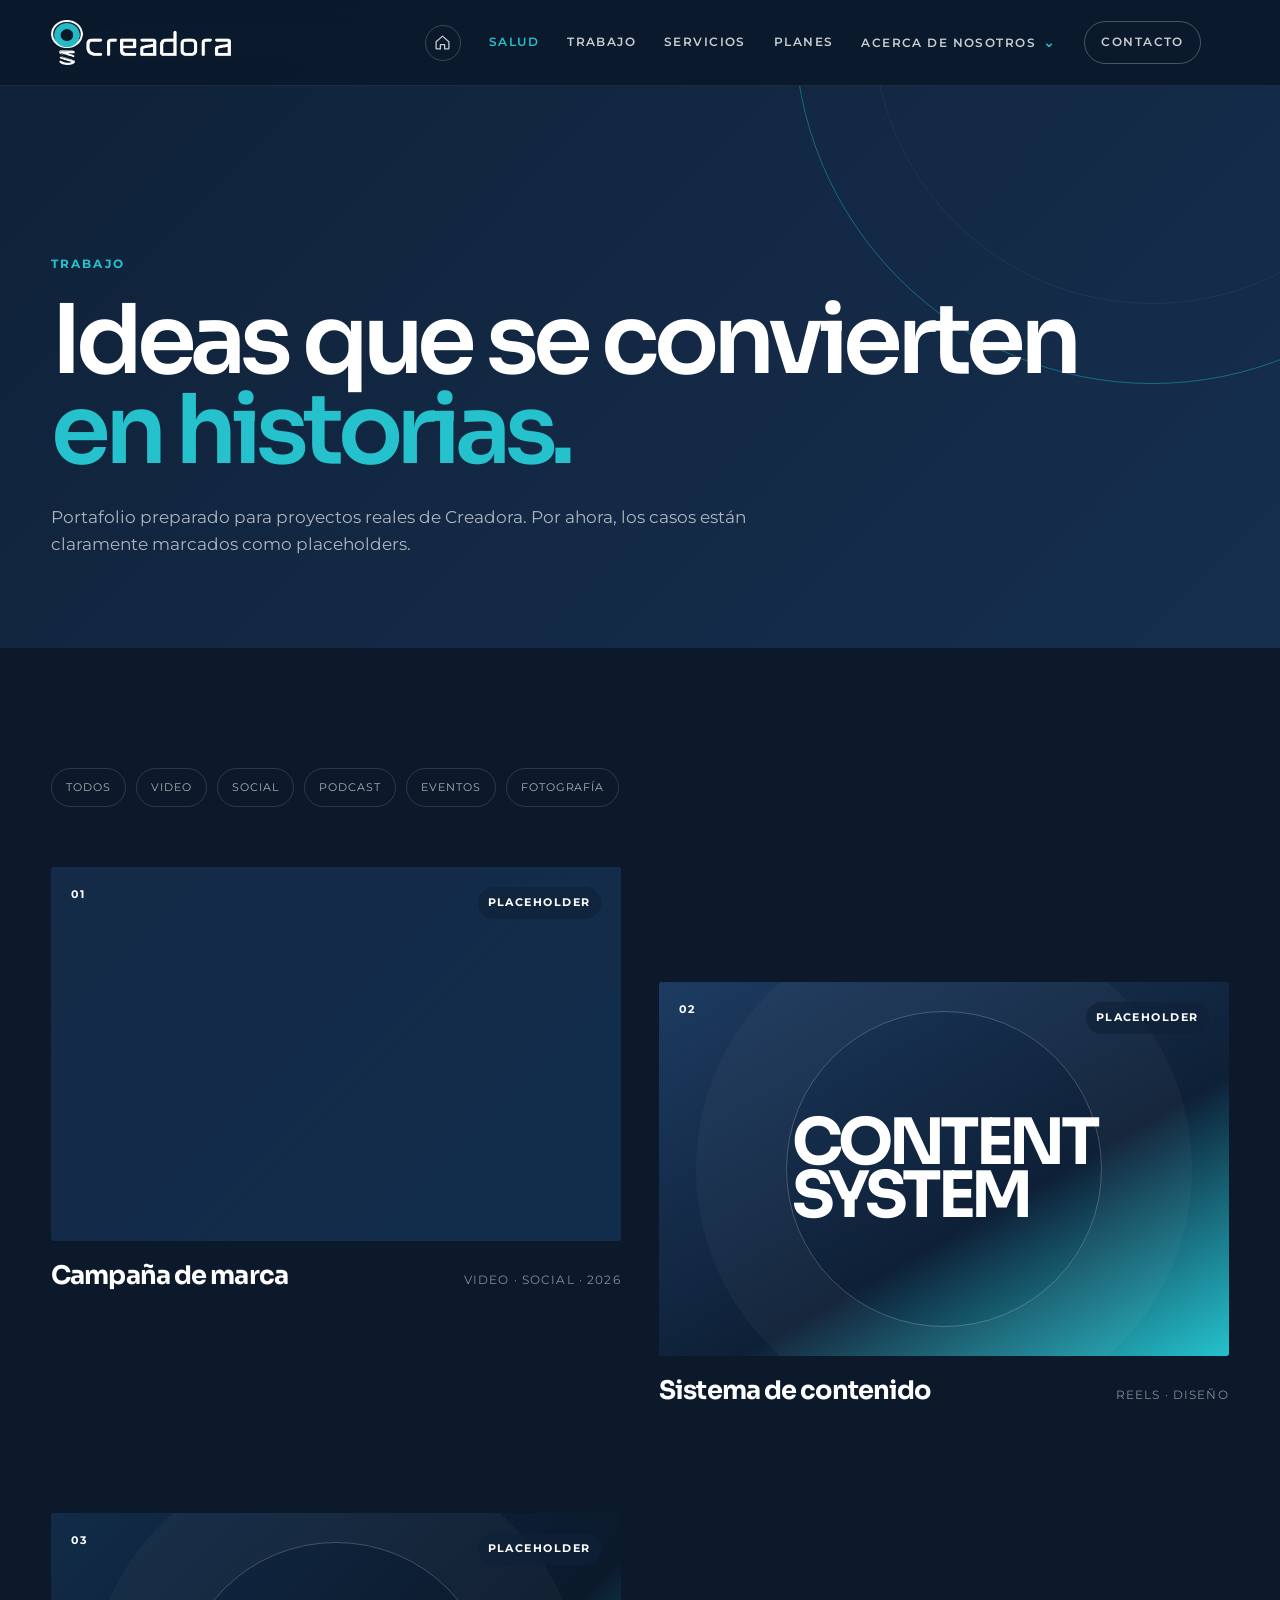
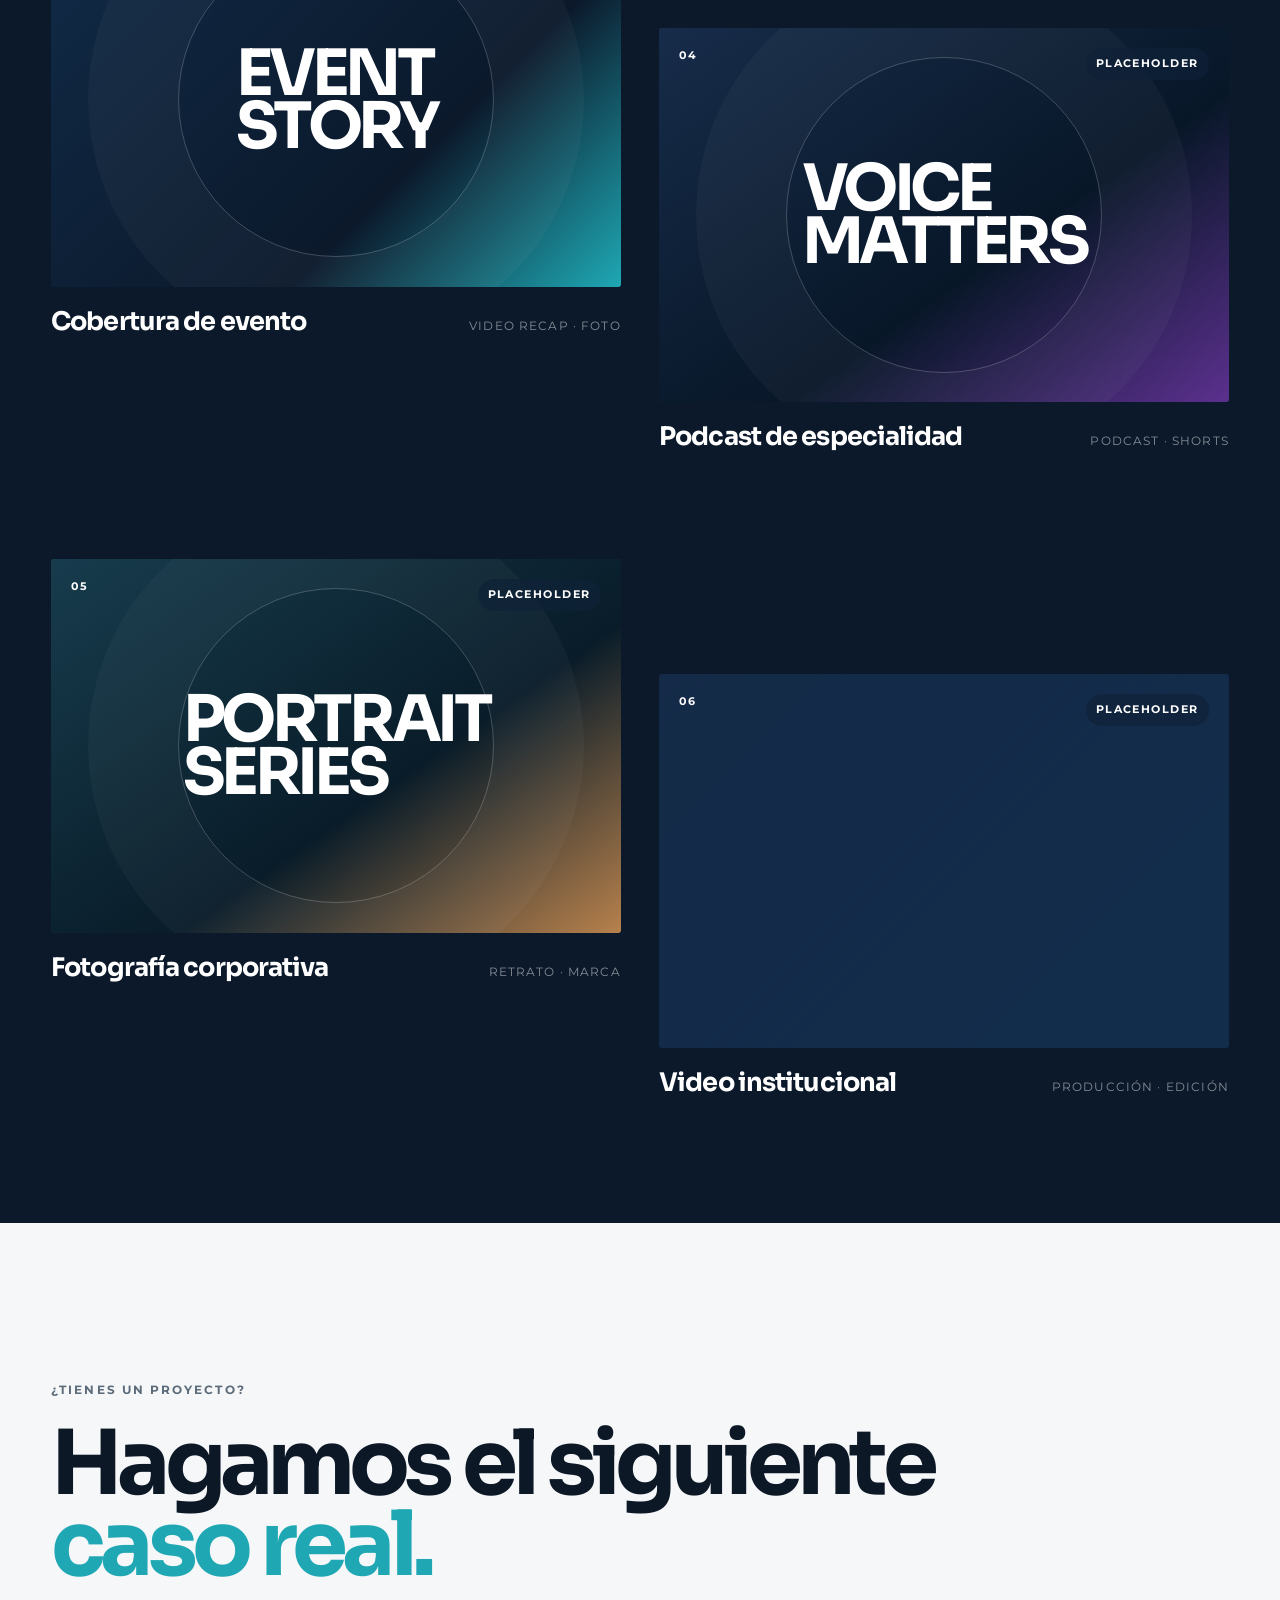
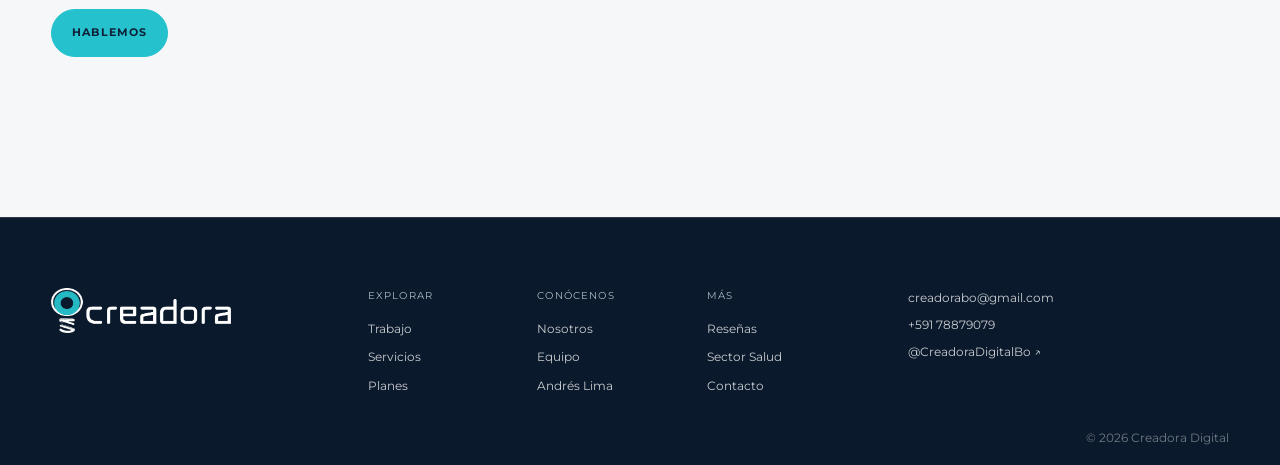
<file: trabajo.html>
<!DOCTYPE html>
<html lang="es">
<head>
  <meta charset="UTF-8" />
  <meta name="viewport" content="width=device-width, initial-scale=1.0" />
  <meta name="theme-color" content="#0f2138" />
  <link rel="icon" href="assets/favicon.png" type="image/png" />
  <link rel="preconnect" href="https://fonts.googleapis.com" />
  <link rel="preconnect" href="https://fonts.gstatic.com" crossorigin />
  <link href="https://fonts.googleapis.com/css2?family=Montserrat:wght@400;500;600;700&family=Sora:wght@400;500;600;700&display=swap" rel="stylesheet" />
  <link rel="stylesheet" href="styles.css" />
  <meta name="description" content="Trabajo seleccionado y portafolio audiovisual de Creadora Digital." />
  <title>Trabajo — Creadora Digital</title>
</head>
<body class="">
  <div class="cursor-glow" aria-hidden="true"></div>

  <header class="site-header header-solid">
    <a class="brand" href="index.html" aria-label="Creadora Digital, inicio"><img src="assets/logo-creadora.png" alt="Creadora" /></a>
    <nav class="nav" aria-label="Navegación principal">
      <a class="nav-home" href="index.html" aria-label="Inicio" title="Inicio">
        <svg viewBox="0 0 24 24" aria-hidden="true"><path d="M3 10.8 12 3l9 7.8v9.7a.5.5 0 0 1-.5.5H15v-6H9v6H3.5a.5.5 0 0 1-.5-.5v-9.7Z" fill="none" stroke="currentColor" stroke-width="1.8" stroke-linejoin="round"/></svg>
      </a>
      <a class="nav-special" href="salud.html">Salud</a>
      <a href="trabajo.html">Trabajo</a>
      <a href="servicios.html">Servicios</a>
      <a href="planes.html">Planes</a>
      <div class="nav-dropdown">
        <button class="nav-dropdown-toggle" type="button" aria-expanded="false">Acerca de nosotros <span aria-hidden="true">⌄</span></button>
        <div class="nav-submenu">
          <a href="nosotros.html">Nosotros</a>
          <a href="testimonios.html">Reseñas</a>
          <a href="contacto.html">Contacto</a>
        </div>
      </div>
      <a class="nav-cta" href="contacto.html">Contacto</a>
    </nav>
    <button class="menu-button" aria-label="Abrir menú" aria-expanded="false">Menú</button>
  </header>
<main>
<section class="page-hero page-hero-compact"><div class="page-hero-orbit"></div><div class="page-hero-content reveal"><p class="eyebrow teal">Trabajo</p><h1>Ideas que se convierten<br/><span>en historias.</span></h1><p>Portafolio preparado para proyectos reales de Creadora. Por ahora, los casos están claramente marcados como placeholders.</p></div></section>
<section class="portfolio-page section-pad">
  <div class="portfolio-filters reveal"><span>Todos</span><span>Video</span><span>Social</span><span>Podcast</span><span>Eventos</span><span>Fotografía</span></div>
  <div class="projects portfolio-grid">
    <article class="project-card reveal"><a href="proyecto-demo.html" class="project-media"><video muted loop playsinline preload="none"><source src="https://interactive-examples.mdn.mozilla.net/media/cc0-videos/flower.mp4" type="video/mp4"></video><div class="media-wash"></div><span class="project-number">01</span><span class="placeholder-badge">Placeholder</span><span class="view-project">Ver caso ↗</span></a><div class="project-meta"><h3>Campaña de marca</h3><p>Video · Social · 2026</p></div></article>
    <article class="project-card project-offset reveal"><a href="proyecto-demo.html" class="project-media"><div class="project-poster poster-social"><span>CONTENT<br/>SYSTEM</span></div><span class="project-number">02</span><span class="placeholder-badge">Placeholder</span><span class="view-project">Ver caso ↗</span></a><div class="project-meta"><h3>Sistema de contenido</h3><p>Reels · Diseño</p></div></article>
    <article class="project-card reveal"><a href="proyecto-demo.html" class="project-media"><div class="project-poster poster-event"><span>EVENT<br/>STORY</span></div><span class="project-number">03</span><span class="placeholder-badge">Placeholder</span><span class="view-project">Ver caso ↗</span></a><div class="project-meta"><h3>Cobertura de evento</h3><p>Video recap · Foto</p></div></article>
    <article class="project-card project-offset reveal"><a href="proyecto-demo.html" class="project-media"><div class="project-poster poster-podcast"><span>VOICE<br/>MATTERS</span></div><span class="project-number">04</span><span class="placeholder-badge">Placeholder</span><span class="view-project">Ver caso ↗</span></a><div class="project-meta"><h3>Podcast de especialidad</h3><p>Podcast · Shorts</p></div></article>
    <article class="project-card reveal"><a href="proyecto-demo.html" class="project-media"><div class="project-poster poster-photo"><span>PORTRAIT<br/>SERIES</span></div><span class="project-number">05</span><span class="placeholder-badge">Placeholder</span><span class="view-project">Ver caso ↗</span></a><div class="project-meta"><h3>Fotografía corporativa</h3><p>Retrato · Marca</p></div></article>
    <article class="project-card project-offset reveal"><a href="proyecto-demo.html" class="project-media"><video muted loop playsinline preload="none"><source src="https://interactive-examples.mdn.mozilla.net/media/cc0-videos/flower.mp4" type="video/mp4"></video><div class="media-wash"></div><span class="project-number">06</span><span class="placeholder-badge">Placeholder</span><span class="view-project">Ver caso ↗</span></a><div class="project-meta"><h3>Video institucional</h3><p>Producción · Edición</p></div></article>
  </div>
</section>
<section class="final-cta section-pad surface-light"><p class="section-label">¿Tienes un proyecto?</p><h2>Hagamos el siguiente<br/><span>caso real.</span></h2><a class="button button-primary" href="contacto.html">Hablemos</a></section>
</main>

  <footer class="footer footer-v3 section-pad-small">
    <a class="footer-brand" href="index.html"><img src="assets/logo-creadora.png" alt="Creadora" /></a>
    <div class="footer-columns">
      <div><span>Explorar</span><a href="trabajo.html">Trabajo</a><a href="servicios.html">Servicios</a><a href="planes.html">Planes</a></div>
      <div><span>Conócenos</span><a href="nosotros.html">Nosotros</a><a href="equipo.html">Equipo</a><a href="andres.html">Andrés Lima</a></div>
      <div><span>Más</span><a href="testimonios.html">Reseñas</a><a href="salud.html">Sector Salud</a><a href="contacto.html">Contacto</a></div>
    </div>
    <div class="footer-contact"><a href="mailto:creadorabo@gmail.com">creadorabo@gmail.com</a><a href="tel:+59178879079">+591 78879079</a><a href="https://www.youtube.com/@CreadoraDigitalBo" target="_blank" rel="noopener">@CreadoraDigitalBo ↗</a></div>
    <p class="footer-copy">© <span id="year"></span> Creadora Digital</p>
  </footer>
  <script src="script.js"></script>
</body>
</html>
</file>
<file: styles.css>
:root {
  --navy: #0f2138;
  --navy-2: #162f4f;
  --navy-3: #1d3b61;
  --teal: #25c2cd;
  --teal-2: #1fa8b4;
  --ink: #0d1827;
  --paper: #f5f7f9;
  --paper-2: #eaf0f3;
  --white: #ffffff;
  --muted: #aeb8c3;
  --muted-dark: #5d6c7a;
  --line: rgba(255,255,255,.14);
  --line-dark: rgba(15,33,56,.14);
  --shadow: 0 30px 80px rgba(5,15,28,.18);
  --radius: 24px;
}

* { box-sizing: border-box; margin: 0; padding: 0; }
html { scroll-behavior: smooth; }
body {
  background: var(--navy);
  color: var(--white);
  font-family: "Montserrat", system-ui, sans-serif;
  line-height: 1.55;
  overflow-x: hidden;
}
a { color: inherit; text-decoration: none; }
img, video { display: block; width: 100%; }
button, input, textarea { font: inherit; }
button { color: inherit; }
::selection { background: var(--teal); color: var(--navy); }

.site-header {
  position: fixed;
  z-index: 100;
  inset: 0 0 auto 0;
  height: 86px;
  padding: 18px 4vw;
  display: grid;
  grid-template-columns: 1fr auto auto;
  align-items: center;
  gap: 28px;
  border-bottom: 1px solid rgba(255,255,255,.08);
  background: linear-gradient(to bottom, rgba(6,17,31,.78), rgba(6,17,31,.28));
  backdrop-filter: blur(14px);
  transition: background .25s ease, height .25s ease;
}
.site-header.scrolled,
.site-header.header-solid { background: rgba(10,25,43,.94); }
.brand { display: inline-flex; width: 180px; align-items: center; }
.brand img { width: 100%; height: auto; }
.nav { display: flex; align-items: center; gap: 28px; }
.nav a {
  font-size: .74rem;
  text-transform: uppercase;
  letter-spacing: .12em;
  font-weight: 600;
  color: rgba(255,255,255,.78);
  transition: color .2s ease;
}
.nav a:hover,
.nav a.active { color: var(--white); }
.nav-cta {
  border: 1px solid rgba(255,255,255,.26);
  padding: 11px 16px;
  border-radius: 999px;
}
.nav-cta:hover { border-color: var(--teal); }
.menu-button {
  display: none;
  border: 0;
  background: transparent;
  text-transform: uppercase;
  letter-spacing: .12em;
  font-size: .72rem;
  font-weight: 600;
  cursor: pointer;
}

.hero,
.page-hero,
.health-hero { position: relative; overflow: hidden; }
.hero-home {
  min-height: 100svh;
  display: flex;
  align-items: flex-end;
  background: var(--navy);
}
.hero-video,
.hero-overlay { position: absolute; inset: 0; width: 100%; height: 100%; }
.hero-video {
  object-fit: cover;
  filter: saturate(.55) contrast(1.1) brightness(.58) hue-rotate(155deg);
  transform: scale(1.04);
}
.hero-overlay {
  background:
    linear-gradient(to bottom, rgba(10,25,43,.28), rgba(10,25,43,.36) 45%, rgba(10,25,43,.96)),
    linear-gradient(to right, rgba(10,25,43,.92), rgba(10,25,43,.2) 62%);
}
.hero-orbit,
.page-hero-orbit,
.health-orbit {
  position: absolute;
  border-radius: 50%;
  border: 1px solid rgba(37,194,205,.42);
  pointer-events: none;
}
.hero-orbit::after,
.page-hero-orbit::after,
.health-orbit::after {
  content: "";
  position: absolute;
  inset: 11%;
  border-radius: inherit;
  border: 1px solid rgba(255,255,255,.05);
}
.orbit-one { width: 54vw; height: 54vw; right: -18vw; top: -22vw; }
.orbit-two { width: 30vw; height: 30vw; right: 2vw; top: 3vw; opacity: .55; }
.hero-content {
  position: relative;
  z-index: 2;
  width: 100%;
  padding: 150px 4vw 7vh;
}
.eyebrow,
.section-label,
.mini-label {
  font-size: .72rem;
  text-transform: uppercase;
  letter-spacing: .18em;
  font-weight: 700;
  color: var(--muted);
}
.teal { color: var(--teal) !important; }
.hero .eyebrow { color: rgba(255,255,255,.72); margin-bottom: 22px; }
.hero h1,
.page-hero h1,
.health-hero h1 {
  font-family: "Sora", system-ui, sans-serif;
  font-size: clamp(3.4rem, 7.5vw, 8.8rem);
  line-height: .94;
  letter-spacing: -.065em;
  max-width: 1280px;
  font-weight: 600;
}
.hero h1 span,
.page-hero h1 span,
.health-hero h1 span,
.health-feature h2 span,
.contact-intro h2 span,
.health-contact-copy h2 span,
.difference h2 span,
.format-block h2 span { color: var(--teal); }
.hero-bottom {
  margin-top: 5vh;
  display: flex;
  justify-content: space-between;
  align-items: flex-end;
  gap: 48px;
}
.hero-bottom > p {
  max-width: 620px;
  font-size: clamp(1rem, 1.35vw, 1.25rem);
  color: rgba(255,255,255,.72);
}
.hero-actions,
.cta-actions { display: flex; flex-wrap: wrap; gap: 12px; }
.button {
  display: inline-flex;
  align-items: center;
  justify-content: center;
  min-height: 48px;
  padding: 0 20px;
  border-radius: 999px;
  text-transform: uppercase;
  letter-spacing: .1em;
  font-size: .7rem;
  font-weight: 700;
  transition: transform .2s ease, background .2s ease, border-color .2s ease;
}
.button:hover { transform: translateY(-2px); }
.button-primary { background: var(--teal); color: var(--navy); border: 1px solid var(--teal); }
.button-primary:hover { background: #42d4dd; }
.button-ghost { border: 1px solid rgba(255,255,255,.28); color: white; }
.button-ghost:hover { border-color: var(--teal); }
.hero-note {
  position: absolute;
  right: 4vw;
  top: 50%;
  z-index: 2;
  writing-mode: vertical-rl;
  text-transform: uppercase;
  letter-spacing: .16em;
  font-size: .64rem;
  color: rgba(255,255,255,.42);
}

.section-pad { padding: 120px 4vw; }
.section-pad-small { padding: 36px 4vw; }
.intro {
  display: grid;
  grid-template-columns: .7fr 2.3fr;
  gap: 6vw;
  align-items: start;
  min-height: 68vh;
  padding-top: 150px;
  padding-bottom: 150px;
}
.statement {
  font-family: "Sora", system-ui, sans-serif;
  font-size: clamp(2.4rem, 5.7vw, 6.6rem);
  line-height: 1;
  letter-spacing: -.055em;
  font-weight: 600;
}
.statement span { color: var(--teal); }
.intro-copy {
  margin-top: 34px;
  max-width: 760px;
  font-size: clamp(1rem, 1.4vw, 1.25rem);
  color: rgba(255,255,255,.68);
}
.surface-light { background: var(--paper); color: var(--ink); }
.surface-light .section-label { color: var(--muted-dark); }
.section-heading {
  display: flex;
  justify-content: space-between;
  align-items: flex-end;
  gap: 50px;
  border-bottom: 1px solid currentColor;
  border-color: rgba(127,127,127,.25);
  padding-bottom: 26px;
  margin-bottom: 60px;
}
.section-heading .section-label { margin-bottom: 20px; }
.section-heading h2,
.founder h2,
.contact h2,
.health-feature h2,
.process h2,
.showcase-copy h2,
.cta-band h2,
.health-context h2,
.difference h2,
.format-block h2,
.packages h2,
.extras h2,
.health-contact h2 {
  font-family: "Sora", system-ui, sans-serif;
  font-size: clamp(2.5rem, 5vw, 6rem);
  line-height: .98;
  letter-spacing: -.055em;
  font-weight: 600;
}
.text-link {
  font-size: .76rem;
  text-transform: uppercase;
  letter-spacing: .12em;
  font-weight: 700;
  color: var(--navy);
  padding-bottom: 5px;
  border-bottom: 1px solid rgba(15,33,56,.35);
}
.heading-note { max-width: 360px; color: var(--muted-dark); font-size: .9rem; }
.service-grid {
  display: grid;
  grid-template-columns: repeat(3, minmax(0, 1fr));
  gap: 1px;
  background: var(--line-dark);
  border: 1px solid var(--line-dark);
  border-radius: var(--radius);
  overflow: hidden;
}
.service-card {
  min-height: 300px;
  padding: 34px;
  background: var(--paper);
  display: flex;
  flex-direction: column;
  justify-content: flex-end;
  position: relative;
  transition: background .3s ease, color .3s ease;
}
.service-card:hover { background: var(--navy); color: white; }
.service-index {
  position: absolute; top: 26px; left: 34px;
  color: var(--teal-2); font-size: .75rem; font-weight: 700;
}
.service-card h3 { font-family: "Sora"; font-size: 1.45rem; margin-bottom: 12px; letter-spacing: -.03em; }
.service-card p { color: var(--muted-dark); font-size: .92rem; }
.service-card:hover p { color: rgba(255,255,255,.66); }

.work { background: #0b192b; }
.work .section-heading { border-color: var(--line); }
.projects {
  display: grid;
  grid-template-columns: repeat(2, minmax(0, 1fr));
  gap: 8vw 3vw;
}
.project-offset { margin-top: 9vw; }
.project-media {
  position: relative;
  display: block;
  aspect-ratio: 16 / 10.5;
  overflow: hidden;
  background: var(--navy-2);
  border-radius: 3px;
}
.project-media video { width: 100%; height: 100%; object-fit: cover; filter: grayscale(.2) saturate(.7) contrast(1.08); transition: transform .8s ease, filter .5s ease; }
.project-media:hover video { transform: scale(1.04); filter: grayscale(.05) saturate(.95) contrast(1.08) brightness(.72); }
.media-wash { position: absolute; inset: 0; background: linear-gradient(135deg, rgba(15,33,56,.12), rgba(37,194,205,.24)); mix-blend-mode: multiply; }
.project-number,
.view-project,
.placeholder-badge {
  position: absolute;
  z-index: 2;
  font-size: .66rem;
  text-transform: uppercase;
  letter-spacing: .14em;
  font-weight: 700;
}
.project-number { left: 20px; top: 20px; }
.placeholder-badge { right: 20px; top: 20px; background: rgba(15,33,56,.7); padding: 8px 10px; border-radius: 999px; }
.view-project { right: 20px; bottom: 20px; opacity: 0; transform: translateY(8px); transition: .3s ease; }
.project-media:hover .view-project { opacity: 1; transform: translateY(0); }
.project-meta { display: flex; justify-content: space-between; align-items: baseline; gap: 20px; padding-top: 15px; }
.project-meta h3 { font-family: "Sora"; font-size: clamp(1.25rem, 2vw, 2rem); letter-spacing: -.035em; }
.project-meta p { color: rgba(255,255,255,.5); font-size: .72rem; text-transform: uppercase; letter-spacing: .1em; }
.project-poster { width: 100%; height: 100%; display: grid; place-items: center; overflow: hidden; position: relative; }
.project-poster::before { content: ""; position: absolute; width: 55%; aspect-ratio: 1; border-radius: 50%; border: 1px solid rgba(255,255,255,.22); box-shadow: 0 0 0 90px rgba(255,255,255,.03); }
.project-poster span { position: relative; z-index: 2; font-family: "Sora"; font-size: clamp(2.4rem, 5vw, 6rem); line-height: .83; letter-spacing: -.07em; font-weight: 700; }
.poster-event { background: linear-gradient(135deg, #112b48, #0b192b 65%, #1fa8b4); }
.poster-social { background: linear-gradient(150deg, #1d3b61, #0e2037 60%, #25c2cd); }

.health-feature {
  min-height: 76vh;
  display: grid;
  grid-template-columns: 1.4fr 1fr;
  align-items: stretch;
  background: var(--navy-2);
}
.health-copy { padding: 110px 6vw 110px 4vw; display: flex; flex-direction: column; justify-content: center; }
.health-copy .section-label { margin-bottom: 24px; }
.health-copy > p:not(.section-label) { max-width: 700px; margin: 30px 0; color: rgba(255,255,255,.68); font-size: 1.05rem; }
.health-copy .button { align-self: flex-start; }
.health-stats { display: grid; grid-template-columns: 1fr; background: var(--teal); color: var(--navy); }
.health-stats > div { padding: 45px 5vw; border-bottom: 1px solid rgba(15,33,56,.18); display: flex; align-items: flex-end; justify-content: space-between; gap: 20px; }
.health-stats strong { font-family: "Sora"; font-size: clamp(3rem, 6vw, 7rem); line-height: .85; letter-spacing: -.06em; }
.health-stats span { max-width: 150px; font-size: .78rem; font-weight: 700; text-transform: uppercase; letter-spacing: .1em; }

.founder { background: var(--paper); color: var(--ink); display: grid; grid-template-columns: .9fr 1.1fr; gap: 7vw; align-items: center; }
.founder-photo { max-width: 720px; position: relative; }
.founder-photo::before { content: ""; position: absolute; width: 58%; height: 58%; right: -8%; top: -8%; border: 1px solid rgba(37,194,205,.65); border-radius: 50%; z-index: 0; }
.founder-photo img { position: relative; z-index: 1; aspect-ratio: 3/4; object-fit: cover; object-position: 50% 40%; box-shadow: var(--shadow); }
.founder-copy .section-label { color: var(--muted-dark); margin-bottom: 24px; }
.founder-lead { font-size: clamp(1.15rem, 1.8vw, 1.55rem); font-weight: 600; margin: 32px 0 16px; max-width: 650px; }
.founder-copy > p:not(.section-label):not(.founder-lead) { color: var(--muted-dark); max-width: 650px; }
.founder-signature { margin-top: 38px; padding-top: 24px; border-top: 1px solid var(--line-dark); display: flex; flex-direction: column; }
.founder-signature strong { font-family: "Sora"; font-size: 1.2rem; }
.founder-signature span { color: var(--muted-dark); font-size: .85rem; }

.contact { min-height: 90vh; background: var(--navy); }
.contact-intro { max-width: 950px; }
.contact-intro .section-label { margin-bottom: 25px; }
.contact-intro > p:last-child { max-width: 620px; margin-top: 24px; color: rgba(255,255,255,.62); }
.contact-layout { margin-top: 80px; display: grid; grid-template-columns: 1.5fr .7fr; gap: 8vw; }
.contact-form { display: grid; grid-template-columns: repeat(2,minmax(0,1fr)); gap: 38px 28px; }
.contact-form label:nth-child(4) { grid-column: 1 / -1; }
.contact-form label span { display: block; margin-bottom: 10px; font-size: .64rem; text-transform: uppercase; letter-spacing: .14em; color: var(--muted); }
.contact-form input,
.contact-form textarea { width: 100%; border: 0; border-bottom: 1px solid var(--line); background: transparent; color: white; outline: 0; padding: 10px 0 17px; resize: vertical; font-size: 1.05rem; transition: border-color .2s ease; }
.contact-form input:focus,
.contact-form textarea:focus { border-color: var(--teal); }
.form-footer { grid-column: 1 / -1; display: flex; justify-content: space-between; align-items: center; gap: 30px; }
.form-footer p { color: rgba(255,255,255,.45); font-size: .76rem; }
.form-footer button { border: 0; background: var(--teal); color: var(--navy); padding: 15px 22px; border-radius: 999px; text-transform: uppercase; letter-spacing: .1em; font-size: .7rem; font-weight: 700; cursor: pointer; }
.contact-details { border-left: 1px solid var(--line); padding-left: 34px; display: flex; flex-direction: column; gap: 15px; align-self: start; }
.contact-details .mini-label { color: var(--teal); margin-bottom: 12px; }
.contact-details a { font-family: "Sora"; font-size: clamp(1rem, 1.6vw, 1.35rem); }
.contact-details a:hover { color: var(--teal); }

.footer { display: grid; grid-template-columns: 1fr auto 1fr; align-items: center; gap: 30px; border-top: 1px solid var(--line); background: #0a192b; }
.footer-brand { width: 170px; }
.footer-links { display: flex; gap: 24px; font-size: .7rem; text-transform: uppercase; letter-spacing: .1em; color: rgba(255,255,255,.62); }
.footer > p { justify-self: end; color: rgba(255,255,255,.42); font-size: .74rem; }

.page-hero {
  min-height: 72vh;
  display: flex;
  align-items: flex-end;
  padding: 170px 4vw 90px;
  background: linear-gradient(135deg, var(--navy), var(--navy-2));
}
.page-hero-orbit { width: 56vw; height: 56vw; right: -18vw; top: -26vw; }
.page-hero-content { position: relative; z-index: 2; max-width: 1200px; }
.page-hero-content .eyebrow { margin-bottom: 22px; }
.page-hero-content > p:last-child { max-width: 700px; margin-top: 28px; font-size: 1.08rem; color: rgba(255,255,255,.66); }
.service-detail .section-heading { border-color: var(--line-dark); }
.detail-list { border-top: 1px solid var(--line-dark); }
.detail-row {
  display: grid;
  grid-template-columns: 70px 1fr 1.2fr;
  gap: 24px;
  padding: 28px 0;
  border-bottom: 1px solid var(--line-dark);
  align-items: start;
}
.detail-row > span { color: var(--teal-2); font-weight: 700; font-size: .74rem; }
.detail-row h3 { font-family: "Sora"; font-size: clamp(1.25rem, 2.4vw, 2.2rem); letter-spacing: -.04em; }
.detail-row p { color: var(--muted-dark); max-width: 600px; }
.process { background: #0a192b; }
.process-heading { max-width: 1000px; }
.process-heading .section-label { margin-bottom: 22px; }
.process-grid { margin-top: 60px; display: grid; grid-template-columns: repeat(5,minmax(0,1fr)); border: 1px solid var(--line); border-radius: var(--radius); overflow: hidden; }
.process-card { min-height: 280px; padding: 26px; border-right: 1px solid var(--line); display: flex; flex-direction: column; justify-content: flex-end; }
.process-card:last-child { border-right: 0; }
.process-card > span { margin-bottom: auto; color: var(--teal); font-size: .72rem; font-weight: 700; }
.process-card h3 { font-family: "Sora"; font-size: 1.2rem; margin-bottom: 12px; }
.process-card p { color: rgba(255,255,255,.55); font-size: .86rem; }
.placeholder-showcase { display: grid; grid-template-columns: 1.25fr .75fr; min-height: 72vh; background: var(--paper); color: var(--ink); }
.showcase-video { position: relative; min-height: 520px; overflow: hidden; background: var(--navy-2); }
.showcase-video video { width: 100%; height: 100%; object-fit: cover; filter: saturate(.5) contrast(1.1); }
.showcase-video > span { position: absolute; left: 30px; bottom: 30px; z-index: 2; color: white; font-size: .7rem; letter-spacing: .13em; font-weight: 700; }
.showcase-copy { padding: 70px 5vw; display: flex; flex-direction: column; justify-content: center; }
.showcase-copy .section-label { margin-bottom: 22px; }
.showcase-copy > p:last-child { color: var(--muted-dark); margin-top: 25px; }
.cta-band { padding: 100px 4vw; background: var(--navy-2); text-align: center; }
.cta-band .section-label { margin-bottom: 18px; }
.cta-band .cta-actions { justify-content: center; margin-top: 34px; }

.health-hero {
  min-height: 100svh;
  background: var(--navy);
  display: flex;
  flex-direction: column;
  justify-content: center;
  padding: 160px 4vw 60px;
}
.health-orbit-a { width: 72vw; height: 72vw; right: -26vw; top: -34vw; border-color: rgba(37,194,205,.3); }
.health-orbit-b { width: 42vw; height: 42vw; right: -4vw; top: -10vw; border-color: rgba(255,255,255,.08); }
.health-hero-content { position: relative; z-index: 2; max-width: 1250px; }
.health-hero-content .eyebrow { margin-bottom: 24px; }
.health-hero-content > p:last-child { max-width: 760px; margin-top: 30px; color: rgba(255,255,255,.66); font-size: 1.08rem; }
.health-hero-stats { position: relative; z-index: 2; display: grid; grid-template-columns: repeat(3,1fr); gap: 1px; background: var(--line); border: 1px solid var(--line); border-radius: 18px; overflow: hidden; margin-top: 70px; }
.health-hero-stats > div { background: rgba(255,255,255,.035); padding: 28px; display: flex; align-items: flex-end; justify-content: space-between; gap: 18px; }
.health-hero-stats strong { font-family: "Sora"; color: var(--teal); font-size: clamp(2.5rem,4vw,5rem); line-height: 1; letter-spacing: -.05em; }
.health-hero-stats span { max-width: 140px; color: rgba(255,255,255,.56); text-transform: uppercase; letter-spacing: .08em; font-size: .66rem; font-weight: 700; }
.health-context { display: grid; grid-template-columns: 1fr 1fr; gap: 8vw; align-items: start; }
.context-title .section-label { margin-bottom: 20px; }
.context-copy { padding-top: 45px; }
.context-copy > p { font-size: 1.06rem; color: var(--muted-dark); margin-bottom: 22px; }
.context-copy .pullquote { font-family: "Sora"; font-size: clamp(1.35rem,2vw,1.8rem); color: var(--ink); border-left: 3px solid var(--teal); padding-left: 24px; margin-top: 36px; }
.difference { background: #0b192b; }
.difference .section-heading { border-color: var(--line); }
.difference-grid { display: grid; grid-template-columns: repeat(2,1fr); gap: 16px; }
.difference-card { padding: 34px; background: var(--navy-2); border-radius: 16px; min-height: 230px; }
.difference-card > span { display: inline-grid; place-items: center; width: 42px; height: 42px; border-radius: 10px; background: rgba(37,194,205,.12); color: var(--teal); font-weight: 700; font-size: .75rem; }
.difference-card h3 { font-family: "Sora"; font-size: 1.4rem; margin: 38px 0 10px; }
.difference-card p { color: rgba(255,255,255,.58); }
.health-formats { display: grid; grid-template-columns: repeat(2,1fr); gap: 1px; padding: 0; background: var(--line-dark); }
.format-block { background: var(--paper); padding: 90px 5vw; min-height: 640px; display: flex; flex-direction: column; justify-content: center; }
.format-block .section-label { margin-bottom: 20px; }
.format-block > p:not(.section-label):not(.small-note) { color: var(--muted-dark); margin-top: 24px; }
.clean-list { list-style: none; margin-top: 28px; }
.clean-list li { padding: 13px 0 13px 20px; border-bottom: 1px solid var(--line-dark); position: relative; font-size: .9rem; }
.clean-list li::before { content: ""; width: 7px; height: 7px; border-radius: 50%; background: var(--teal); position: absolute; left: 0; top: 20px; }
.format-visual { min-height: 640px; background: var(--navy-2); overflow: hidden; }
.format-placeholder { height: 100%; display: grid; place-items: center; position: relative; background: radial-gradient(circle at 50% 50%, rgba(37,194,205,.3), transparent 28%), linear-gradient(135deg,#18385e,#0f2138); }
.format-placeholder::after { content: ""; width: 52%; aspect-ratio:1; border-radius:50%; border:1px solid rgba(255,255,255,.18); position:absolute; }
.format-placeholder span { position:relative; z-index:2; font-family:"Sora"; font-size:clamp(2.2rem,4vw,5rem); line-height:.9; letter-spacing:-.06em; color:white; }
.format-visual.portrait img { width: 100%; height: 100%; object-fit: cover; object-position: center 38%; }
.small-note { margin-top: 25px; font-size: .75rem; color: #7b8791; }
.packages { background: var(--navy); }
.packages .section-heading { border-color: var(--line); }
.package-grid { display:grid; grid-template-columns:repeat(3,1fr); gap:16px; }
.package-card { background: var(--paper); color: var(--ink); border-radius:18px; padding:34px; min-height:640px; display:flex; flex-direction:column; }
.package-featured { background: var(--navy-2); color:white; border:1px solid rgba(37,194,205,.4); }
.package-number { display:inline-grid; place-items:center; width:44px; height:44px; border-radius:12px; background:rgba(37,194,205,.1); color:var(--teal-2); font-weight:700; font-size:.76rem; }
.package-card h3 { font-family:"Sora"; font-size:1.55rem; margin-top:34px; }
.package-for { color:var(--muted-dark); margin:9px 0 26px; font-size:.88rem; min-height:55px; }
.package-featured .package-for { color:rgba(255,255,255,.55); }
.package-card ul { list-style:none; }
.package-card li { padding:13px 0 13px 18px; border-bottom:1px solid rgba(127,127,127,.18); position:relative; font-size:.86rem; }
.package-card li::before { content:""; width:6px; height:6px; border-radius:50%; background:var(--teal); position:absolute; left:0; top:20px; }
.price { margin-top:auto; padding-top:30px; font-family:"Sora"; font-size:2.1rem; color:var(--teal-2); font-weight:700; letter-spacing:-.04em; }
.price span { font-family:"Montserrat"; font-size:.75rem; color:inherit; font-weight:600; letter-spacing:0; }
.package-note { font-size:.7rem; color:rgba(255,255,255,.48); margin-top:4px; }
.tax-note { margin-top:20px; padding:18px 22px; border-radius:12px; background:#fff8e8; color:#7a5b21; font-size:.78rem; }
.extras .section-heading { border-color: var(--line-dark); }
.extras-table { border:1px solid var(--line-dark); border-radius:18px; overflow:hidden; }
.extras-row { display:grid; grid-template-columns:.8fr 2fr .8fr; gap:30px; padding:22px 24px; border-bottom:1px solid var(--line-dark); align-items:center; }
.extras-row:last-child { border-bottom:0; }
.extras-head { background:var(--navy); color:white; text-transform:uppercase; letter-spacing:.08em; font-size:.68rem; font-weight:700; }
.extras-row strong { color:var(--ink); }
.extras-row > strong:last-child { color:var(--teal-2); text-align:right; }
.extras-head span:last-child { text-align:right; }
.extras-row > span:nth-child(2) { color:var(--muted-dark); }
.health-contact { display:grid; grid-template-columns:1.25fr .75fr; gap:7vw; align-items:center; min-height:80vh; }
.health-contact-copy .section-label { margin-bottom:20px; }
.health-contact-copy > p:last-child { margin-top:25px; max-width:720px; color:rgba(255,255,255,.62); }
.health-contact-card { background:var(--navy-2); border:1px solid var(--line); border-radius:20px; padding:18px; display:grid; grid-template-columns:140px 1fr; gap:22px; align-items:center; }
.health-contact-card img { width:140px; height:170px; object-fit:cover; object-position:50% 35%; border-radius:12px; }
.health-contact-card > div { display:flex; flex-direction:column; gap:4px; }
.health-contact-card strong { font-family:"Sora"; font-size:1.2rem; }
.health-contact-card span { color:rgba(255,255,255,.5); font-size:.8rem; margin-bottom:12px; }
.health-contact-card a { color:var(--teal); font-size:.84rem; }

.cursor-glow { pointer-events:none; position:fixed; z-index:200; width:240px; height:240px; border-radius:50%; background:radial-gradient(circle, rgba(37,194,205,.11), transparent 66%); transform:translate(-50%,-50%); opacity:0; transition:opacity .3s ease; }
.reveal { opacity:0; transform:translateY(28px); transition:opacity .75s ease, transform .75s cubic-bezier(.2,.7,.2,1); }
.reveal.visible { opacity:1; transform:none; }
.not-found { min-height:100svh; display:grid; place-items:center; align-content:center; gap:22px; padding:5vw; text-align:center; }
.not-found img { width:min(360px,70vw); }
.not-found h1 { font-family:"Sora"; font-size:clamp(2.3rem,5vw,5rem); max-width:850px; line-height:1; letter-spacing:-.05em; }

@media (max-width: 1100px) {
  .service-grid { grid-template-columns: repeat(2,1fr); }
  .process-grid { grid-template-columns: repeat(3,1fr); }
  .process-card { border-bottom:1px solid var(--line); }
  .package-grid { grid-template-columns:1fr; }
  .package-card { min-height:auto; }
}

@media (max-width: 820px) {
  .site-header { grid-template-columns:1fr auto; height:76px; padding:14px 5vw; }
  .brand { width:150px; }
  .nav {
    position:fixed; inset:0 0 0 auto; width:min(84vw,390px); height:100svh;
    padding:110px 34px 40px; background:#0a192b; display:flex; flex-direction:column; align-items:flex-start;
    gap:24px; transform:translateX(100%); transition:transform .35s ease; box-shadow:-20px 0 60px rgba(0,0,0,.25);
  }
  .nav.open { transform:translateX(0); }
  .nav a { font-size:.9rem; }
  .menu-button { display:block; position:relative; z-index:101; }
  .section-pad { padding:86px 5vw; }
  .section-pad-small { padding:30px 5vw; }
  .hero-content { padding:120px 5vw 7vh; }
  .hero h1,
  .page-hero h1,
  .health-hero h1 { font-size:clamp(3rem,14vw,6rem); }
  .hero-bottom { flex-direction:column; align-items:flex-start; }
  .hero-note { display:none; }
  .orbit-one { width:90vw; height:90vw; right:-40vw; top:-10vw; }
  .orbit-two { display:none; }
  .intro { grid-template-columns:1fr; min-height:auto; padding-top:110px; padding-bottom:110px; }
  .service-grid { grid-template-columns:1fr; }
  .service-card { min-height:240px; }
  .projects { grid-template-columns:1fr; gap:70px; }
  .project-offset { margin-top:0; }
  .project-meta { flex-direction:column; align-items:flex-start; gap:4px; }
  .health-feature { grid-template-columns:1fr; }
  .health-stats > div { padding:32px 5vw; }
  .founder { grid-template-columns:1fr; }
  .founder-photo { width:min(88vw,620px); }
  .contact-layout { grid-template-columns:1fr; }
  .contact-form { grid-template-columns:1fr; }
  .contact-form label:nth-child(4), .form-footer { grid-column:auto; }
  .contact-details { border-left:0; border-top:1px solid var(--line); padding:28px 0 0; }
  .footer { grid-template-columns:1fr; }
  .footer > p { justify-self:start; }
  .page-hero { min-height:65vh; padding:140px 5vw 70px; }
  .detail-row { grid-template-columns:45px 1fr; }
  .detail-row p { grid-column:2; }
  .process-grid { grid-template-columns:1fr; }
  .process-card { min-height:220px; border-right:0; }
  .placeholder-showcase { grid-template-columns:1fr; }
  .showcase-video { min-height:420px; }
  .health-hero { padding:130px 5vw 50px; }
  .health-hero-stats { grid-template-columns:1fr; }
  .health-context { grid-template-columns:1fr; }
  .context-copy { padding-top:0; }
  .difference-grid { grid-template-columns:1fr; }
  .health-formats { grid-template-columns:1fr; }
  .format-block, .format-visual { min-height:520px; }
  .package-grid { grid-template-columns:1fr; }
  .extras-row { grid-template-columns:1fr; gap:8px; }
  .extras-head { display:none; }
  .extras-row > strong:last-child { text-align:left; margin-top:8px; }
  .health-contact { grid-template-columns:1fr; }
  .health-contact-card { max-width:520px; }
}

@media (max-width: 560px) {
  .hero-actions, .cta-actions { width:100%; }
  .hero-actions .button, .cta-actions .button { width:100%; }
  .section-heading { flex-direction:column; align-items:flex-start; }
  .service-card { padding:28px; }
  .health-stats > div { flex-direction:column; align-items:flex-start; }
  .health-hero-stats > div { flex-direction:column; align-items:flex-start; }
  .form-footer { flex-direction:column; align-items:flex-start; }
  .footer-links { flex-wrap:wrap; }
  .health-contact-card { grid-template-columns:1fr; }
  .health-contact-card img { width:100%; height:auto; aspect-ratio:4/5; }
}

@media (prefers-reduced-motion: reduce) {
  html { scroll-behavior:auto; }
  *, *::before, *::after { transition:none !important; animation:none !important; }
  .reveal { opacity:1; transform:none; }
}


/* ===== CREADORA V3 ===== */
.nav-special { color: var(--teal) !important; }
.button-dark { margin-top: 28px; background: var(--navy); color: #fff; border: 1px solid var(--navy); width: fit-content; }
.button-outline-dark { border: 1px solid rgba(15,33,56,.35); color: var(--navy); }
.text-link-light { color: white; border-color: rgba(255,255,255,.35); }
.page-hero-compact { min-height: 72vh; }

.clients-band { background: var(--paper); color: var(--navy); border-bottom: 1px solid var(--line-dark); overflow:hidden; padding: 28px 0 16px; }
.clients-intro { padding: 0 4vw 20px; display:flex; justify-content:space-between; gap:24px; text-transform:uppercase; letter-spacing:.11em; font-size:.66rem; }
.clients-intro span { color:var(--muted-dark); } .clients-intro strong { color:var(--teal-2); }
.logo-marquee { overflow:hidden; border-top:1px solid var(--line-dark); border-bottom:1px solid var(--line-dark); }
.logo-track { width:max-content; display:flex; align-items:center; gap:70px; padding:28px 35px; animation:logoScroll 28s linear infinite; }
.logo-track span { min-width:150px; text-align:center; font-family:"Sora"; font-size:1.35rem; font-weight:700; letter-spacing:-.04em; opacity:.55; }
@keyframes logoScroll { to { transform:translateX(-50%); } }
.placeholder-disclaimer { color:var(--muted-dark); font-size:.7rem; padding:12px 4vw 0; }
.home-work { background:#0b192b; } .home-work .section-heading { border-color:var(--line); }
.showreel-section { background:#081524; padding:0; }
.showreel-video { min-height:82vh; position:relative; overflow:hidden; }
.showreel-video video { position:absolute; inset:0; height:100%; object-fit:cover; filter:saturate(.45) brightness(.55) hue-rotate(155deg); }
.showreel-overlay { position:absolute; inset:0; background:linear-gradient(90deg,rgba(7,19,33,.9),rgba(7,19,33,.18)); }
.showreel-copy { position:relative; z-index:2; min-height:82vh; padding:8vw 4vw; display:flex; flex-direction:column; justify-content:center; align-items:flex-start; }
.showreel-copy h2 { font-family:"Sora"; font-size:clamp(3rem,7vw,8rem); line-height:.92; letter-spacing:-.065em; margin:20px 0 26px; }
.showreel-copy > span { font-size:.66rem; text-transform:uppercase; letter-spacing:.15em; color:rgba(255,255,255,.5); }
.people-grid { display:grid; grid-template-columns:repeat(3,minmax(0,1fr)); gap:28px; }
.person-card a { display:block; }
.person-photo,.person-placeholder { aspect-ratio:4/5; overflow:hidden; background:linear-gradient(145deg,#163556,#0d2037); }
.person-photo img { width:100%; height:100%; object-fit:cover; object-position:center 35%; transition:transform .6s ease; }
.person-card:hover .person-photo img { transform:scale(1.025); }
.person-placeholder { display:grid; place-items:center; color:rgba(255,255,255,.6); position:relative; }
.person-placeholder::before { content:""; position:absolute; width:48%; aspect-ratio:1; border:1px solid rgba(37,194,205,.5); border-radius:50%; }
.person-placeholder span { position:relative; z-index:2; font-family:"Sora"; font-size:clamp(1.5rem,3vw,3.2rem); line-height:.9; text-align:center; }
.person-card h3 { font-family:"Sora"; font-size:1.25rem; margin-top:16px; color:var(--ink); }
.person-card p,.person-card small { color:var(--muted-dark); font-size:.8rem; }
.reviews-preview { background:#0b192b; }
.review-grid { display:grid; grid-template-columns:repeat(3,1fr); gap:16px; }
.review-card { background:var(--navy-2); padding:34px; min-height:360px; border:1px solid var(--line); border-radius:18px; display:flex; flex-direction:column; }
.review-card blockquote { font-family:"Sora"; font-size:clamp(1.1rem,1.8vw,1.45rem); line-height:1.35; margin:34px 0; flex:1; }
.review-card > div { display:flex; flex-direction:column; border-top:1px solid var(--line); padding-top:18px; }
.review-card > div span { color:var(--muted); font-size:.75rem; }
.placeholder-pill { width:fit-content; padding:7px 10px; border-radius:999px; background:rgba(37,194,205,.12); color:var(--teal); font-size:.62rem; text-transform:uppercase; letter-spacing:.1em; font-weight:700; }
.final-cta { min-height:66vh; display:flex; flex-direction:column; justify-content:center; align-items:flex-start; }
.final-cta h2 { font-family:"Sora"; font-size:clamp(3rem,7vw,8rem); line-height:.9; letter-spacing:-.065em; margin:24px 0; }
.final-cta h2 span { color:var(--teal-2); }
.final-cta > p:not(.section-label) { max-width:650px; margin-bottom:28px; color:var(--muted-dark); }
.final-cta:not(.surface-light) > p:not(.section-label) { color:rgba(255,255,255,.6); }

.footer-v3 { grid-template-columns:.8fr 1.5fr 1fr; align-items:start; gap:60px; position:relative; padding-top:70px; padding-bottom:70px; }
.footer-v3 .footer-brand { width:180px; }
.footer-columns { display:grid; grid-template-columns:repeat(3,1fr); gap:28px; }
.footer-columns > div { display:flex; flex-direction:column; gap:9px; }
.footer-columns span { text-transform:uppercase; letter-spacing:.12em; color:var(--muted); font-size:.62rem; margin-bottom:7px; }
.footer-columns a,.footer-contact a { font-size:.78rem; color:rgba(255,255,255,.78); }
.footer-contact { display:flex; flex-direction:column; gap:8px; }
.footer-copy { position:absolute; bottom:18px; right:4vw; color:var(--muted); font-size:.67rem; }

.portfolio-page { background:#0b192b; }
.portfolio-filters { display:flex; gap:10px; flex-wrap:wrap; margin-bottom:60px; }
.portfolio-filters span { border:1px solid var(--line); border-radius:999px; padding:10px 14px; font-size:.68rem; text-transform:uppercase; letter-spacing:.09em; color:rgba(255,255,255,.65); }
.poster-podcast { background:linear-gradient(145deg,#172c4a,#081728 60%,#5b308e); }
.poster-photo { background:linear-gradient(145deg,#173c4d,#091c29 60%,#b7814c); }

.manifesto-grid,.profile-grid { display:grid; grid-template-columns:.65fr 1.8fr; gap:7vw; }
.manifesto-grid h2,.profile-grid h2,.team-note h2,.health-plan-promo h2,.video-testimonial h2,.andres-contact h2 { font-family:"Sora"; font-size:clamp(2.5rem,5vw,6rem); line-height:.98; letter-spacing:-.055em; }
.manifesto-grid > div > p { color:var(--muted-dark); max-width:760px; margin-top:26px; font-size:1.05rem; }
.path-grid { display:grid; grid-template-columns:repeat(3,1fr); gap:16px; }
.path-card { min-height:360px; padding:34px; border:1px solid var(--line); background:var(--navy-2); display:flex; flex-direction:column; transition:transform .25s,border-color .25s; }
.path-card:hover { transform:translateY(-5px); border-color:rgba(37,194,205,.65); }
.path-card > span { color:var(--teal); font-size:.75rem; }.path-card h3 { font-family:"Sora"; font-size:2rem; margin-top:auto; }.path-card p { color:rgba(255,255,255,.55); margin:10px 0 30px; }.path-card b { color:var(--teal); font-size:.72rem; text-transform:uppercase; letter-spacing:.1em; }
.values-grid { display:grid; grid-template-columns:repeat(4,1fr); gap:1px; background:var(--line-dark); border:1px solid var(--line-dark); }.values-grid article { background:var(--paper); padding:32px; min-height:280px; }.values-grid span { color:var(--teal-2); font-size:.7rem; }.values-grid h3 { font-family:"Sora"; font-size:1.4rem; margin:80px 0 12px; }.values-grid p { color:var(--muted-dark); font-size:.86rem; }

.team-page { min-height:80vh; }.team-page .people-grid { gap:50px 28px; }.person-info { padding-top:16px; }.person-info > span { color:var(--teal-2); font-size:.66rem; }.person-info h3 { margin-top:6px; }.person-info b { display:inline-block; margin-top:10px; color:var(--teal-2); font-size:.72rem; text-transform:uppercase; }.team-note { min-height:65vh; display:flex; flex-direction:column; justify-content:center; align-items:flex-start; }.team-note h2 { max-width:1100px; margin:22px 0 34px; }

.andres-hero { min-height:100svh; display:grid; grid-template-columns:1fr 1fr; padding-top:86px; background:#081524; }.andres-hero-photo { min-height:calc(100svh - 86px); overflow:hidden; }.andres-hero-photo img { height:100%; object-fit:cover; object-position:center 28%; }.andres-hero-copy { padding:8vw 5vw; display:flex; flex-direction:column; justify-content:center; }.andres-hero-copy h1 { font-family:"Sora"; font-size:clamp(3.2rem,6vw,7rem); line-height:.92; letter-spacing:-.065em; margin:18px 0 24px; }.andres-hero-copy h1 span { color:var(--teal); }.andres-hero-copy > p:not(.eyebrow) { color:rgba(255,255,255,.62); max-width:600px; margin-bottom:28px; }.andres-hero-copy .button { align-self:flex-start; }
.profile-lead { font-size:1.35rem; font-weight:600; margin:20px 0 16px; }.profile-grid > div > p:not(.profile-lead) { color:var(--muted-dark); max-width:780px; }.placeholder-copy { margin-top:36px; padding:22px; border:1px dashed rgba(15,33,56,.3); border-radius:12px; display:flex; flex-direction:column; gap:6px; }.placeholder-copy strong { color:var(--teal-2); }.placeholder-copy span { color:var(--muted-dark); font-size:.85rem; }
.timeline { border-top:1px solid var(--line); }.timeline article { display:grid; grid-template-columns:.5fr 1fr 1.4fr; gap:30px; padding:30px 0; border-bottom:1px solid var(--line); }.timeline span { color:var(--teal); font-size:.75rem; }.timeline h3 { font-family:"Sora"; }.timeline p { color:rgba(255,255,255,.55); }.mini-project-grid { display:grid; grid-template-columns:repeat(3,1fr); gap:20px; }.mini-project-visual { aspect-ratio:16/11; display:grid; place-items:center; color:white; font-family:"Sora"; font-size:1.8rem; font-weight:700; }.mini-project h3 { font-family:"Sora"; margin-top:14px; }.mini-project p { color:var(--muted-dark); font-size:.8rem; }.andres-contact { display:grid; grid-template-columns:1fr 1fr; gap:8vw; align-items:center; }.direct-links { display:flex; flex-direction:column; }.direct-links a { padding:18px 0; border-bottom:1px solid var(--line); font-family:"Sora"; font-size:clamp(1rem,2vw,1.5rem); }

.package-grid-general .package-card { min-height:580px; }.placeholder-price { color:var(--teal-2); }.price-list { border-top:1px solid var(--line); }.price-list > div { display:grid; grid-template-columns:1.2fr 1.5fr .8fr; gap:30px; padding:25px 0; border-bottom:1px solid var(--line); align-items:center; }.price-list strong { font-family:"Sora"; }.price-list span { color:rgba(255,255,255,.55); }.price-list b { text-align:right; color:var(--teal); }.health-plan-promo { display:flex; align-items:flex-end; justify-content:space-between; gap:60px; }.health-plan-promo > div > p:not(.section-label) { color:var(--muted-dark); max-width:700px; margin-top:20px; }

.reviews-page { background:var(--paper); }.review-grid-large { grid-template-columns:repeat(2,1fr); }.reviews-page .review-card { background:white; color:var(--ink); border-color:var(--line-dark); min-height:390px; }.reviews-page .review-card > div { border-color:var(--line-dark); }.reviews-page .review-card > div span { color:var(--muted-dark); }.video-testimonial { display:grid; grid-template-columns:1fr 1fr; gap:7vw; align-items:center; }.video-testimonial-box { aspect-ratio:16/10; background:linear-gradient(135deg,#163556,#071422); display:grid; place-items:center; text-align:center; border:1px solid var(--line); position:relative; }.video-testimonial-box span { font-family:"Sora"; font-size:clamp(1.8rem,4vw,4rem); line-height:.9; }.video-testimonial-box p { position:absolute; bottom:20px; font-size:.7rem; color:rgba(255,255,255,.5); }

.contact-page-hero { min-height:85vh; padding:150px 4vw 80px; display:grid; grid-template-columns:1.4fr .6fr; gap:8vw; align-items:end; background:#081524; }.contact-page-title h1 { font-family:"Sora"; font-size:clamp(3.5rem,7vw,8rem); line-height:.9; letter-spacing:-.065em; margin:18px 0 26px; }.contact-page-title h1 span { color:var(--teal); }.contact-page-title > p:not(.eyebrow) { max-width:620px; color:rgba(255,255,255,.6); }.contact-quick { display:flex; flex-direction:column; border-top:1px solid var(--line); }.contact-quick span { padding:16px 0; font-size:.65rem; text-transform:uppercase; color:var(--muted); }.contact-quick a { padding:14px 0; border-bottom:1px solid var(--line); }
.project-form { display:grid; grid-template-columns:repeat(2,1fr); gap:36px 28px; }.field { display:flex; flex-direction:column; }.field.full,.project-form .full { grid-column:1/-1; }.field label,.project-form legend { font-size:.66rem; text-transform:uppercase; letter-spacing:.12em; color:var(--muted-dark); margin-bottom:10px; font-weight:700; }.field input,.field textarea { border:0; border-bottom:1px solid var(--line-dark); background:transparent; padding:12px 0 17px; outline:none; color:var(--ink); font-size:1rem; }.field input:focus,.field textarea:focus { border-color:var(--teal-2); }.project-form fieldset { border:0; }.choice-grid { display:grid; grid-template-columns:repeat(4,1fr); gap:10px; }.choice-grid label { border:1px solid var(--line-dark); border-radius:10px; padding:13px; font-size:.78rem; color:var(--ink); cursor:pointer; }.choice-grid input { accent-color:var(--teal-2); margin-right:6px; }.choice-grid-budget { grid-template-columns:repeat(5,1fr); }.project-form .form-footer { grid-column:1/-1; }.project-form .form-footer p { color:var(--muted-dark); }.contact-faq { background:#0b192b; }.faq-list { max-width:1000px; }.faq-list details { border-top:1px solid var(--line); padding:20px 0; }.faq-list details:last-child { border-bottom:1px solid var(--line); }.faq-list summary { cursor:pointer; font-family:"Sora"; font-size:1.1rem; }.faq-list p { color:rgba(255,255,255,.58); margin-top:12px; max-width:760px; }

.case-hero { min-height:100svh; position:relative; display:flex; align-items:flex-end; overflow:hidden; }.case-hero-media,.case-overlay { position:absolute; inset:0; }.case-hero-media video { width:100%; height:100%; object-fit:cover; filter:saturate(.55) brightness(.55) hue-rotate(155deg); }.case-overlay { background:linear-gradient(to bottom,rgba(5,15,25,.2),rgba(5,15,25,.9)); }.case-title { position:relative; z-index:2; padding:0 4vw 8vh; }.case-title > p { margin:20px 0 8px; color:rgba(255,255,255,.65); }.case-title h1 { font-family:"Sora"; font-size:clamp(4rem,10vw,11rem); line-height:.78; letter-spacing:-.075em; }.case-title h1 span { color:var(--teal); }.case-intro { display:grid; grid-template-columns:1fr 1fr; gap:8vw; }.case-intro h2,.case-block h2 { font-family:"Sora"; font-size:clamp(2.4rem,5vw,5.5rem); line-height:.98; letter-spacing:-.055em; margin-top:20px; }.case-intro > div:last-child > p { color:var(--muted-dark); font-size:1.05rem; }.case-meta { margin-top:40px; display:grid; grid-template-columns:repeat(3,1fr); gap:18px; }.case-meta div { border-top:1px solid var(--line-dark); padding-top:15px; display:flex; flex-direction:column; }.case-meta span { color:var(--muted-dark); font-size:.65rem; text-transform:uppercase; }.case-full-visual { height:75vh; }.case-full-visual .project-poster { height:100%; }.case-story { display:grid; grid-template-columns:1.25fr .75fr; gap:8vw; }.case-block > p:last-child { color:rgba(255,255,255,.58); margin-top:24px; max-width:680px; }.case-services { list-style:none; margin-top:22px; }.case-services li { padding:14px 0; border-bottom:1px solid var(--line); }.result-grid { display:grid; grid-template-columns:repeat(3,1fr); margin-top:50px; }.result-grid div { padding:35px; border:1px solid var(--line-dark); }.result-grid strong { display:block; font-family:"Sora"; font-size:clamp(3rem,6vw,7rem); color:var(--teal-2); line-height:.9; }.result-grid span { color:var(--muted-dark); font-size:.75rem; text-transform:uppercase; letter-spacing:.09em; }.case-quote { min-height:60vh; display:flex; flex-direction:column; justify-content:center; }.case-quote blockquote { font-family:"Sora"; font-size:clamp(2.5rem,5vw,6rem); line-height:1; letter-spacing:-.05em; max-width:1200px; }.case-quote span { margin-top:28px; color:var(--muted); }

@media (max-width:1150px){ .nav{gap:16px}.nav a{font-size:.65rem}.values-grid{grid-template-columns:repeat(2,1fr)}.choice-grid{grid-template-columns:repeat(3,1fr)}.choice-grid-budget{grid-template-columns:repeat(3,1fr)} }
@media (max-width:820px){
  .clients-intro{flex-direction:column;gap:4px}.logo-track{gap:42px}.people-grid,.review-grid,.review-grid-large,.mini-project-grid{grid-template-columns:1fr}.footer-v3{grid-template-columns:1fr;gap:35px}.footer-columns{grid-template-columns:repeat(2,1fr)}.footer-copy{position:static}.manifesto-grid,.profile-grid,.andres-contact,.video-testimonial,.contact-page-hero,.case-intro,.case-story{grid-template-columns:1fr}.path-grid{grid-template-columns:1fr}.values-grid{grid-template-columns:1fr}.andres-hero{grid-template-columns:1fr;padding-top:76px}.andres-hero-photo{min-height:62vh}.timeline article{grid-template-columns:1fr;gap:8px}.health-plan-promo{flex-direction:column;align-items:flex-start}.price-list>div{grid-template-columns:1fr;gap:8px}.price-list b{text-align:left}.contact-page-hero{padding:130px 5vw 70px}.project-form{grid-template-columns:1fr}.field.full,.project-form .full{grid-column:auto}.choice-grid,.choice-grid-budget{grid-template-columns:1fr 1fr}.case-meta,.result-grid{grid-template-columns:1fr}.case-full-visual{height:55vh}.footer-columns{gap:20px}.showreel-video,.showreel-copy{min-height:70vh}
}
@media(max-width:560px){ .choice-grid,.choice-grid-budget,.footer-columns{grid-template-columns:1fr}.review-card{min-height:320px}.person-card h3{font-size:1.1rem}.logo-track span{min-width:120px;font-size:1.1rem} }

/* ===== CREADORA V4 ===== */
/* Navigation */
.nav-home {
  width: 36px;
  height: 36px;
  min-width: 36px;
  padding: 0 !important;
  border: 1px solid rgba(255,255,255,.2);
  border-radius: 50%;
  display: grid !important;
  place-items: center;
}
.nav-home svg { width: 17px; height: 17px; }
.nav-home:hover { border-color: var(--teal); color: var(--teal) !important; }
.nav-dropdown { position: relative; }
.nav-dropdown-toggle {
  border: 0;
  background: transparent;
  color: rgba(255,255,255,.78);
  font-size: .74rem;
  text-transform: uppercase;
  letter-spacing: .12em;
  font-weight: 600;
  display: inline-flex;
  align-items: center;
  gap: 7px;
  cursor: pointer;
  transition: color .2s ease;
}
.nav-dropdown-toggle:hover,
.nav-dropdown.open .nav-dropdown-toggle { color: #fff; }
.nav-dropdown-toggle span { color: var(--teal); font-size: .9rem; transform: translateY(-1px); }
.nav-submenu {
  position: absolute;
  top: calc(100% + 17px);
  right: 0;
  width: 230px;
  padding: 10px;
  border: 1px solid rgba(255,255,255,.12);
  border-radius: 14px;
  background: rgba(10,25,43,.98);
  box-shadow: 0 24px 60px rgba(0,0,0,.28);
  display: flex;
  flex-direction: column;
  gap: 2px;
  opacity: 0;
  visibility: hidden;
  transform: translateY(8px);
  transition: opacity .2s ease, transform .2s ease, visibility .2s;
}
.nav-submenu a {
  width: 100%;
  padding: 12px 13px;
  border-radius: 9px;
  font-size: .7rem;
  letter-spacing: .09em;
}
.nav-submenu a:hover { background: rgba(37,194,205,.1); color: var(--teal) !important; }
.nav-dropdown:hover .nav-submenu,
.nav-dropdown:focus-within .nav-submenu,
.nav-dropdown.open .nav-submenu {
  opacity: 1;
  visibility: visible;
  transform: translateY(0);
}

/* Client logo marquee */
.logo-track-images { gap: 52px; padding-top: 20px; padding-bottom: 20px; }
.logo-track-images img {
  width: 190px;
  height: 62px;
  object-fit: contain;
  opacity: .62;
  filter: saturate(.8);
  transition: opacity .2s ease, transform .2s ease;
}
.logo-track-images img:hover { opacity: 1; transform: scale(1.03); }

/* Services with hover video */
.service-grid-video { gap: 18px; }
.service-card-video { padding: 0; overflow: hidden; min-height: 410px; display: flex; flex-direction: column; }
.service-card-video:hover { background: #fff; color: var(--ink); }
.service-card-video:hover p { color: var(--muted-dark); }
.service-media {
  aspect-ratio: 16 / 9;
  position: relative;
  overflow: hidden;
  background:
    radial-gradient(circle at 72% 28%, rgba(37,194,205,.36), transparent 26%),
    linear-gradient(135deg, #102b47, #091725 68%);
}
.service-media-b { background: radial-gradient(circle at 28% 72%, rgba(37,194,205,.3), transparent 24%), linear-gradient(135deg,#0d2036,#1d3b61); }
.service-media-c { background: radial-gradient(circle at 70% 65%, rgba(37,194,205,.34), transparent 24%), linear-gradient(135deg,#152a43,#07131f); }
.service-media-d { background: radial-gradient(circle at 30% 35%, rgba(37,194,205,.34), transparent 24%), linear-gradient(135deg,#071a2e,#183a5e); }
.service-media-e { background: radial-gradient(circle at 75% 30%, rgba(37,194,205,.28), transparent 27%), linear-gradient(135deg,#12263e,#081827); }
.service-media-f { background: radial-gradient(circle at 35% 70%, rgba(37,194,205,.3), transparent 25%), linear-gradient(135deg,#163556,#0b192b); }
.service-media video {
  position: absolute;
  inset: 0;
  width: 100%;
  height: 100%;
  object-fit: cover;
  opacity: 0;
  filter: saturate(.62) contrast(1.06) hue-rotate(155deg);
  transform: scale(1.02);
  transition: opacity .35s ease, transform .7s ease;
}
.service-media.is-playing video,
.service-card-video:hover .service-media video { opacity: 1; transform: scale(1.055); }
.service-media > span {
  position: absolute;
  z-index: 2;
  left: 16px;
  bottom: 14px;
  padding: 7px 10px;
  border: 1px solid rgba(255,255,255,.22);
  border-radius: 999px;
  background: rgba(6,17,31,.42);
  backdrop-filter: blur(8px);
  color: rgba(255,255,255,.76);
  text-transform: uppercase;
  letter-spacing: .1em;
  font-size: .58rem;
}
.service-card-body { padding: 28px; flex: 1; }
.service-card-body .service-index { margin-bottom: 42px; }

/* Home contact */
.home-contact { background: #081524; }
.home-contact-heading { max-width: 980px; margin-bottom: 70px; }
.home-contact-heading h2 {
  font-family: "Sora";
  font-size: clamp(3rem, 6vw, 7rem);
  line-height: .93;
  letter-spacing: -.06em;
  margin: 20px 0 24px;
}
.home-contact-heading > p:last-child { max-width: 700px; color: rgba(255,255,255,.58); }
.home-contact-layout { display: grid; grid-template-columns: 1.1fr .9fr; gap: 7vw; }
.home-contact-form { display: grid; grid-template-columns: repeat(2,1fr); gap: 34px 26px; }
.home-contact-form .field.full,
.home-contact-form .form-footer { grid-column: 1 / -1; }
.home-contact-form .field label { color: var(--muted); }
.home-contact-form .field input,
.home-contact-form .field textarea { color: #fff; border-color: var(--line); }
.home-contact-form .field input::placeholder,
.home-contact-form .field textarea::placeholder { color: rgba(255,255,255,.28); }
.home-contact-form .field input:focus,
.home-contact-form .field textarea:focus { border-color: var(--teal); }
.home-contact-links { border-top: 1px solid var(--line); }
.home-contact-links > span { display: block; padding: 0 0 14px; }
.home-contact-links a {
  display: grid;
  grid-template-columns: 105px 1fr auto;
  gap: 16px;
  align-items: center;
  padding: 19px 0;
  border-bottom: 1px solid var(--line);
}
.home-contact-links small { color: var(--muted); text-transform: uppercase; letter-spacing: .1em; font-size: .62rem; }
.home-contact-links strong { font-family: "Sora"; font-size: clamp(.92rem,1.35vw,1.16rem); font-weight: 500; }
.home-contact-links b { color: var(--teal); }

/* Plans */
.plans-hero .page-hero-content { max-width: 1320px; }
.plan-jump-nav { display: flex; flex-wrap: wrap; gap: 10px; margin-top: 42px; }
.plan-jump-nav a {
  min-height: 46px;
  display: inline-flex;
  align-items: center;
  padding: 0 17px;
  border: 1px solid rgba(255,255,255,.24);
  border-radius: 999px;
  text-transform: uppercase;
  letter-spacing: .09em;
  font-size: .65rem;
  font-weight: 700;
  transition: border-color .2s ease, background .2s ease;
}
.plan-jump-nav a:hover { border-color: var(--teal); background: rgba(37,194,205,.08); }
.plans-health { background: #0b192b; }
.plans-health .heading-note { color: rgba(255,255,255,.5); }
.plans-health .package-card:not(.package-featured) { background: #f7f9fa; }
.plans-health .package-card .price { margin-top: auto; }
.package-cta {
  margin-top: 20px;
  padding-top: 18px;
  border-top: 1px solid rgba(15,33,56,.12);
  color: var(--teal-2);
  text-transform: uppercase;
  letter-spacing: .09em;
  font-size: .66rem;
  font-weight: 700;
}
.package-cta-light { border-color: rgba(255,255,255,.14); }
.package-card:not(.package-featured) .package-cta-light { border-color: rgba(15,33,56,.12); }
.health-plans-more { margin-top: 28px; }
.price-list-light { border-color: var(--line-dark); }
.price-list-light > div { border-color: var(--line-dark); }
.price-list-light span { color: var(--muted-dark); }
.price-list-light b { color: var(--teal-2); }
.oneoff-prices.surface-light .placeholder-disclaimer { padding-left: 0; }

/* Calm About page */
.about-calm-hero {
  min-height: 92svh;
  padding: 150px 4vw 90px;
  display: flex;
  align-items: flex-end;
  position: relative;
  overflow: hidden;
  background: #0b192b;
}
.about-calm-orbit {
  position: absolute;
  width: min(64vw, 850px);
  aspect-ratio: 1;
  border: 1px solid rgba(37,194,205,.28);
  border-radius: 50%;
  right: -12vw;
  top: -28vw;
}
.about-calm-orbit::after { content:""; position:absolute; inset:14%; border:1px solid rgba(255,255,255,.06); border-radius:50%; }
.about-calm-copy { position: relative; z-index: 2; max-width: 1180px; }
.about-calm-copy h1 {
  font-family: "Sora";
  font-size: clamp(3.6rem, 7.6vw, 9rem);
  line-height: .9;
  letter-spacing: -.07em;
  margin: 20px 0 36px;
}
.about-calm-copy h1 span { color: var(--teal); }
.about-calm-copy > p:last-child { max-width: 730px; color: rgba(255,255,255,.6); font-size: clamp(1rem,1.35vw,1.2rem); }
.about-editorial { display: grid; grid-template-columns: .55fr 2.45fr; gap: 6vw; }
.about-editorial-kicker span { text-transform: uppercase; letter-spacing: .15em; font-size: .67rem; color: var(--teal-2); font-weight: 700; }
.about-editorial-main h2 {
  font-family: "Sora";
  font-size: clamp(2.7rem,5.5vw,6.4rem);
  line-height: .98;
  letter-spacing: -.06em;
  max-width: 1150px;
}
.about-editorial-columns { max-width: 900px; display: grid; grid-template-columns: 1fr 1fr; gap: 4vw; margin-top: 56px; color: var(--muted-dark); }
.about-method { display: grid; grid-template-columns: .85fr 1.65fr; gap: 8vw; }
.about-method-heading h2 { font-family:"Sora"; font-size:clamp(2.8rem,5vw,5.8rem); line-height:.96; letter-spacing:-.055em; margin-top:20px; }
.about-method-lines { border-top: 1px solid var(--line); }
.about-method-lines article { display: grid; grid-template-columns: 70px .7fr 1.3fr; gap: 30px; padding: 30px 0; border-bottom: 1px solid var(--line); align-items: start; }
.about-method-lines span { color: var(--teal); font-size: .72rem; }
.about-method-lines h3 { font-family: "Sora"; font-size: 1.35rem; }
.about-method-lines p { color: rgba(255,255,255,.57); }
.about-human { display: grid; grid-template-columns: .7fr 1.3fr; gap: 8vw; align-items: center; }
.about-human-photo { max-width: 470px; justify-self: center; }
.about-human-photo img { aspect-ratio: 4/5; object-fit: cover; object-position: center 28%; border-radius: 3px; }
.about-human-copy h2 { font-family:"Sora"; font-size:clamp(2.7rem,5vw,5.7rem); line-height:.98; letter-spacing:-.055em; margin:20px 0 28px; }
.about-human-copy > p:not(.section-label) { color: var(--muted-dark); max-width: 750px; }
.about-human-links { display: flex; flex-wrap: wrap; gap: 28px; margin-top: 40px; }
.about-human-links a { border-bottom: 1px solid var(--line-dark); padding-bottom: 7px; font-size: .76rem; text-transform: uppercase; letter-spacing: .1em; font-weight: 700; }
.about-close { min-height: 72vh; padding: 110px 4vw; display: flex; flex-direction: column; justify-content: center; }
.about-close > p { color: var(--teal); text-transform: uppercase; letter-spacing: .15em; font-size: .68rem; font-weight: 700; }
.about-close h2 { font-family:"Sora"; font-size:clamp(2.8rem,5.8vw,6.5rem); line-height:.98; letter-spacing:-.06em; max-width:1250px; margin:24px 0 38px; }
.about-close h2 span { color: var(--teal); }

@media (max-width: 1150px) {
  .nav { gap: 13px; }
  .nav a, .nav-dropdown-toggle { font-size: .62rem; }
  .brand { width: 165px; }
}

@media (max-width: 820px) {
  .nav { gap: 9px; }
  .nav-home { width: 40px; height: 40px; min-height: 40px; }
  .nav-dropdown { width: 100%; }
  .nav-dropdown-toggle { width: 100%; justify-content: space-between; font-size: .9rem; padding: 0; }
  .nav-submenu {
    position: static;
    width: 100%;
    margin-top: 12px;
    padding: 0 0 0 14px;
    border: 0;
    border-left: 1px solid rgba(37,194,205,.35);
    border-radius: 0;
    background: transparent;
    box-shadow: none;
    display: none;
    opacity: 1;
    visibility: visible;
    transform: none;
  }
  .nav-dropdown.open .nav-submenu { display: flex; }
  .nav-submenu a { padding: 9px 0; font-size: .78rem; }
  .home-contact-layout,
  .about-editorial,
  .about-method,
  .about-human { grid-template-columns: 1fr; }
  .home-contact-form { grid-template-columns: 1fr; }
  .home-contact-form .field.full,
  .home-contact-form .form-footer { grid-column: auto; }
  .home-contact-links { margin-top: 20px; }
  .about-editorial-columns { grid-template-columns: 1fr; gap: 22px; }
  .about-method-lines article { grid-template-columns: 46px 1fr; }
  .about-method-lines article p { grid-column: 2; }
  .about-human-photo { justify-self: start; width: min(78vw,430px); }
  .plan-jump-nav { flex-direction: column; align-items: flex-start; }
  .plan-jump-nav a { width: 100%; justify-content: space-between; }
  .logo-track-images { gap: 34px; }
  .logo-track-images img { width: 160px; }
}

@media (max-width: 560px) {
  .home-contact-links a { grid-template-columns: 80px 1fr auto; gap: 10px; }
  .about-calm-hero { min-height: 82svh; padding: 130px 5vw 70px; }
  .about-close { padding-left: 5vw; padding-right: 5vw; }
  .service-card-video { min-height: 390px; }
}
.service-card-video.is-playing .service-media video { opacity: 1; transform: scale(1.055); }
</file>
